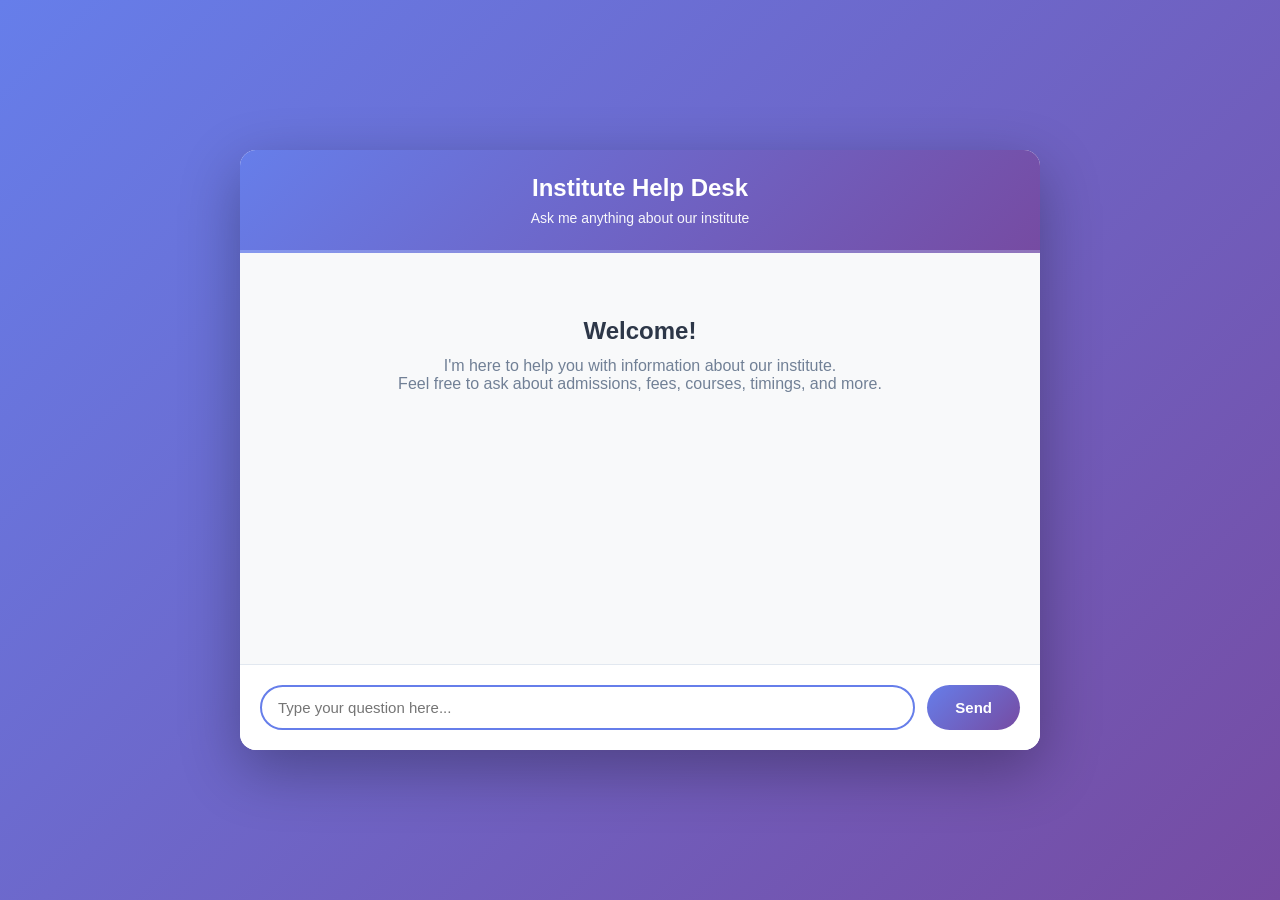
<file: Hackoweek /hackoweek jan/FAQ Retrieval with TF‑IDF/index.html>
<!DOCTYPE html>
<html lang="en">
<head>
    <meta charset="UTF-8">
    <meta name="viewport" content="width=device-width, initial-scale=1.0">
    <title>Institute Help Desk</title>
    <style>
        * {
            margin: 0;
            padding: 0;
            box-sizing: border-box;
        }

        body {
            font-family: -apple-system, BlinkMacSystemFont, 'Segoe UI', Roboto, Oxygen, Ubuntu, Cantarell, sans-serif;
            background: linear-gradient(135deg, #667eea 0%, #764ba2 100%);
            min-height: 100vh;
            display: flex;
            justify-content: center;
            align-items: center;
            padding: 20px;
        }

        .container {
            background: white;
            border-radius: 16px;
            box-shadow: 0 20px 60px rgba(0, 0, 0, 0.3);
            width: 100%;
            max-width: 800px;
            height: 600px;
            display: flex;
            flex-direction: column;
            overflow: hidden;
        }

        .header {
            background: linear-gradient(135deg, #667eea 0%, #764ba2 100%);
            color: white;
            padding: 24px;
            text-align: center;
            border-bottom: 3px solid rgba(255, 255, 255, 0.2);
        }

        .header h1 {
            font-size: 24px;
            font-weight: 600;
            margin-bottom: 8px;
        }

        .header p {
            font-size: 14px;
            opacity: 0.95;
        }

        .chat-area {
            flex: 1;
            padding: 24px;
            overflow-y: auto;
            background: #f8f9fa;
        }

        .chat-area::-webkit-scrollbar {
            width: 8px;
        }

        .chat-area::-webkit-scrollbar-track {
            background: #e9ecef;
        }

        .chat-area::-webkit-scrollbar-thumb {
            background: #667eea;
            border-radius: 4px;
        }

        .message {
            margin-bottom: 16px;
            display: flex;
            animation: fadeIn 0.3s ease-in;
        }

        @keyframes fadeIn {
            from {
                opacity: 0;
                transform: translateY(10px);
            }
            to {
                opacity: 1;
                transform: translateY(0);
            }
        }

        .message.user {
            justify-content: flex-end;
        }

        .message.bot {
            justify-content: flex-start;
        }

        .message-bubble {
            max-width: 70%;
            padding: 12px 16px;
            border-radius: 12px;
            word-wrap: break-word;
            line-height: 1.5;
        }

        .message.user .message-bubble {
            background: linear-gradient(135deg, #667eea 0%, #764ba2 100%);
            color: white;
            border-bottom-right-radius: 4px;
        }

        .message.bot .message-bubble {
            background: white;
            color: #2d3748;
            border: 1px solid #e2e8f0;
            border-bottom-left-radius: 4px;
            box-shadow: 0 2px 4px rgba(0, 0, 0, 0.05);
        }

        .input-area {
            padding: 20px;
            background: white;
            border-top: 1px solid #e2e8f0;
            display: flex;
            gap: 12px;
        }

        #userInput {
            flex: 1;
            padding: 12px 16px;
            border: 2px solid #e2e8f0;
            border-radius: 24px;
            font-size: 15px;
            outline: none;
            transition: border-color 0.2s;
        }

        #userInput:focus {
            border-color: #667eea;
        }

        #sendBtn {
            padding: 12px 28px;
            background: linear-gradient(135deg, #667eea 0%, #764ba2 100%);
            color: white;
            border: none;
            border-radius: 24px;
            font-size: 15px;
            font-weight: 600;
            cursor: pointer;
            transition: transform 0.2s, box-shadow 0.2s;
        }

        #sendBtn:hover {
            transform: translateY(-2px);
            box-shadow: 0 4px 12px rgba(102, 126, 234, 0.4);
        }

        #sendBtn:active {
            transform: translateY(0);
        }

        .welcome-message {
            text-align: center;
            color: #718096;
            padding: 40px 20px;
        }

        .welcome-message h2 {
            color: #2d3748;
            margin-bottom: 12px;
        }

        .similarity-badge {
            display: inline-block;
            font-size: 11px;
            color: #667eea;
            margin-top: 4px;
            opacity: 0.7;
        }
    </style>
</head>
<body>
    <div class="container">
        <div class="header">
            <h1>Institute Help Desk</h1>
            <p>Ask me anything about our institute</p>
        </div>

        <div class="chat-area" id="chatArea">
            <div class="welcome-message">
                <h2>Welcome!</h2>
                <p>I'm here to help you with information about our institute.<br>
                Feel free to ask about admissions, fees, courses, timings, and more.</p>
            </div>
        </div>

        <div class="input-area">
            <input
                type="text"
                id="userInput"
                placeholder="Type your question here..."
                onkeypress="handleKeyPress(event)"
            >
            <button id="sendBtn" onclick="sendMessage()">Send</button>
        </div>
    </div>

    <script>
        // FAQ Database - Educational Institute FAQs
        const faqDatabase = [
            {
                question: "What are the institute timings?",
                answer: "The institute operates from 9:00 AM to 5:00 PM, Monday through Friday. Saturday sessions run from 9:00 AM to 1:00 PM."
            },
            {
                question: "How can I apply for admission?",
                answer: "You can apply for admission by visiting our admissions office or through our online portal. You'll need to submit your 12th mark sheet, entrance exam score, ID proof, and fill out the application form. Deadline is typically in May each year."
            },
            {
                question: "What is the fee structure?",
                answer: "The fee structure varies by program. Undergraduate programs range from ₹2,00,000 to ₹4,00,000 per semester, while postgraduate programs range from ₹3,00,000 to ₹6,00,000 per semester. Scholarships and EMI options are available."
            },
            {
                question: "What courses are offered?",
                answer: "We offer programs in Computer Science, Engineering, Business Administration, Commerce, Arts, Sciences, and Healthcare. Each department offers both undergraduate and postgraduate degrees including BTech, B.Sc, MBA, and M.Tech."
            },
            {
                question: "Is hostel facility available?",
                answer: "Yes, we have separate hostel facilities for male and female students with modern amenities including high-speed Wi-Fi, mess facility, laundry service, gym, and 24/7 security. Hostel fee is ₹80,000-₹1,20,000 per semester."
            },
            {
                question: "What are the scholarship opportunities?",
                answer: "We offer merit-based scholarships (25%-100% tuition coverage), need-based financial aid, and sports scholarships. SC/ST students get additional benefits as per government norms. Applications are reviewed during admission."
            },
            {
                question: "How is the placement record?",
                answer: "Our placement rate is 94% with average packages ranging from ₹4.5 LPA to ₹18 LPA. Top recruiters include Infosys, TCS, Wipro, Accenture, Amazon, Goldman Sachs, and leading consulting firms."
            },
            {
                question: "What is the library timing?",
                answer: "The central library is open from 8:00 AM to 10:00 PM on weekdays and 9:00 AM to 6:00 PM on weekends. It houses over 2,00,000 books and digital resources including e-journals and online databases."
            },
            {
                question: "Are there any extracurricular activities?",
                answer: "Yes, we have over 60 student clubs including technical, cultural, sports, and social service clubs. Annual events include TechFest, cultural festivals, sports tournaments, and entrepreneurship competitions."
            },
            {
                question: "What is the eligibility criteria for admission?",
                answer: "For BTech, you need 12th pass with Physics, Chemistry, and Maths with minimum 60% marks. For graduation programs, you need relevant bachelor's degree with 55% marks. JEE Main/Advanced scores required for BTech."
            },
            {
                question: "Is there an entrance exam?",
                answer: "Yes, admission to BTech requires JEE Main score. For MBA, you need CAT/MAT/XAT score. For M.Tech, GATE score is required. Dates and registration details are available on our website."
            },
            {
                question: "What facilities are available on campus?",
                answer: "Our campus features modern classrooms, AI/ML labs, robotics lab, 500+ computers lab, sports complex with badminton/volleyball courts, swimming pool, cafeteria, medical center, auditorium, and recreational areas."
            },
            {
                question: "Can I get a campus tour?",
                answer: "Absolutely! Campus tours are available Monday through Friday at 10:00 AM and 2:00 PM. Please register at the admissions office or book online on our website."
            },
            {
                question: "What is the student-teacher ratio?",
                answer: "We maintain a healthy student-teacher ratio of 12:1, ensuring personalized attention and quality interaction between faculty and students during lab sessions and tutorials."
            },
            {
                question: "How do I contact the administration?",
                answer: "You can reach us via phone at 011-4567-8900, email at admissions@institute.edu, or visit the admissions office during business hours. We respond to emails within 24 hours."
            },
            {
                question: "What about internship opportunities?",
                answer: "We have partnerships with over 200 companies providing internship opportunities. Most students complete 2-3 internships during their course. Internship allowance ranges from ₹15,000 to ₹50,000 per month."
            },
            {
                question: "Is there a mess facility in the hostel?",
                answer: "Yes, we have a well-maintained mess facility serving vegetarian, non-vegetarian, and diet-specific meals. Monthly mess fee is approximately ₹4,500-₹5,500. Mess menu is planned by dietitians."
            },
            {
                question: "Can day scholars get meal plans?",
                answer: "Yes, day scholars can opt for meal plans at our cafeteria. Monthly passes cost ₹2,500 (15 meals) or ₹4,500 (30 meals). We also have a à la carte menu with prices starting from ₹50."
            },
            {
                question: "What are the cut-off marks for admission?",
                answer: "JEE cut-offs vary yearly based on difficulty and number of applicants. Last year's cut-offs ranged from 92-98 percentile for BTech. For postgraduates, GATE cut-offs are around 60-70. Contact admissions for exact current cut-offs."
            },
            {
                question: "What is the course duration?",
                answer: "BTech programs are 4 years (8 semesters), B.Sc is 3 years (6 semesters), MBA is 2 years (4 semesters), and M.Tech is 2 years (4 semesters). Summer internships are conducted between semesters."
            },
            {
                question: "Are there exchange programs available?",
                answer: "Yes, we have partnerships with universities in USA, UK, Germany, and Canada for student exchange programs. Students can spend a semester abroad during their 3rd or 4th year. Financial support is available."
            },
            {
                question: "What about scholarships for girls?",
                answer: "We offer dedicated scholarships for girl students covering 50%-100% of fees. Additional incentives include hostel fee waivers and mentorship programs. Applications are open year-round."
            },
            {
                question: "How are exams conducted and what is the evaluation pattern?",
                answer: "Continuous evaluation includes assignments (20%), internal exams (30%), and end semester exam (50%). Exams are conducted every 6 months. Grading is on CGPA scale of 10. Results are published within 10 days."
            },
            {
                question: "What is the hostel allocation process?",
                answer: "Hostel allocation is based on merit, availability, and preference. Allotment usually happens in August. You can choose preference online. Single, double, and triple sharing rooms are available."
            },
            {
                question: "Can I change my course after admission?",
                answer: "Course change is allowed only during the first semester based on availability and CGPA cutoffs. There's no additional fee for change. Request must be submitted to the academic office within 2 weeks of admission."
            }
        ];

        // English stopwords for removal
        const stopwords = new Set([
            'a', 'an', 'and', 'are', 'as', 'at', 'be', 'by', 'for', 'from',
            'has', 'he', 'in', 'is', 'it', 'its', 'of', 'on', 'that', 'the',
            'to', 'was', 'will', 'with', 'i', 'my', 'me', 'we', 'you', 'what',
            'when', 'where', 'who', 'how', 'can', 'do', 'does', 'am', 'your',
            'there', 'their', 'this', 'these', 'those'
        ]);

        // Text normalization rules (plural to singular, etc.)
        const normalizationRules = {
            'fees': 'fee',
            'timings': 'timing',
            'courses': 'course',
            'facilities': 'facility',
            'activities': 'activity',
            'opportunities': 'opportunity',
            'scholarships': 'scholarship',
            'exams': 'exam',
            'students': 'student',
            'teachers': 'teacher',
            'programs': 'program',
            'classes': 'class',
            'books': 'book'
        };

        /**
         * TEXT PREPROCESSING PIPELINE
         * Converts text to normalized tokens
         */
        function preprocessText(text) {
            // Step 1: Convert to lowercase
            text = text.toLowerCase();

            // Step 2: Remove punctuation (keep only alphanumeric and spaces)
            text = text.replace(/[^\w\s]/g, ' ');

            // Step 3: Tokenize into words
            let tokens = text.split(/\s+/).filter(token => token.length > 0);

            // Step 4: Remove stopwords
            tokens = tokens.filter(token => !stopwords.has(token));

            // Step 5: Apply normalization (plural to singular, etc.)
            tokens = tokens.map(token => normalizationRules[token] || token);

            return tokens;
        }

        /**
         * Create vocabulary from all documents
         * Returns a Set of unique terms
         */
        function createVocabulary(documents) {
            const vocab = new Set();
            documents.forEach(doc => {
                const tokens = preprocessText(doc);
                tokens.forEach(token => vocab.add(token));
            });
            return vocab;
        }

        /**
         * Calculate Term Frequency (TF)
         * TF(t, d) = (Number of times term t appears in document d) / (Total number of terms in document d)
         */
        function calculateTF(tokens) {
            const tf = {};
            const totalTokens = tokens.length;

            tokens.forEach(token => {
                tf[token] = (tf[token] || 0) + 1;
            });

            // Normalize by total tokens
            for (let token in tf) {
                tf[token] = tf[token] / totalTokens;
            }

            return tf;
        }

        /**
         * Calculate Inverse Document Frequency (IDF)
         * IDF(t, D) = log(Total number of documents / Number of documents containing term t)
         */
        function calculateIDF(documents) {
            const idf = {};
            const totalDocs = documents.length;
            const vocabulary = createVocabulary(documents);

            vocabulary.forEach(term => {
                let docCount = 0;

                documents.forEach(doc => {
                    const tokens = preprocessText(doc);
                    if (tokens.includes(term)) {
                        docCount++;
                    }
                });

                // Add 1 to avoid division by zero
                idf[term] = Math.log(totalDocs / (docCount + 1));
            });

            return idf;
        }

        /**
         * Generate TF-IDF vector for a document
         * TF-IDF(t, d, D) = TF(t, d) × IDF(t, D)
         */
        function generateTFIDFVector(tokens, idf, vocabulary) {
            const tf = calculateTF(tokens);
            const tfidfVector = {};

            vocabulary.forEach(term => {
                if (tf[term]) {
                    tfidfVector[term] = tf[term] * (idf[term] || 0);
                } else {
                    tfidfVector[term] = 0;
                }
            });

            return tfidfVector;
        }

        /**
         * Calculate Cosine Similarity between two vectors
         * cosine_similarity(A, B) = (A · B) / (||A|| × ||B||)
         */
        function cosineSimilarity(vec1, vec2) {
            let dotProduct = 0;
            let magnitude1 = 0;
            let magnitude2 = 0;

            // Get all unique keys from both vectors
            const allKeys = new Set([...Object.keys(vec1), ...Object.keys(vec2)]);

            allKeys.forEach(key => {
                const val1 = vec1[key] || 0;
                const val2 = vec2[key] || 0;

                dotProduct += val1 * val2;
                magnitude1 += val1 * val1;
                magnitude2 += val2 * val2;
            });

            magnitude1 = Math.sqrt(magnitude1);
            magnitude2 = Math.sqrt(magnitude2);

            if (magnitude1 === 0 || magnitude2 === 0) {
                return 0;
            }

            return dotProduct / (magnitude1 * magnitude2);
        }

        /**
         * MAIN CHATBOT LOGIC
         * Find most similar FAQ using TF-IDF and cosine similarity
         */
        function findAnswer(userQuery) {
            const SIMILARITY_THRESHOLD = 0.2;

            // Preprocess user query
            const queryTokens = preprocessText(userQuery);

            // Get all FAQ questions
            const allQuestions = faqDatabase.map(faq => faq.question);

            // Create vocabulary from all questions + user query
            const vocabulary = createVocabulary([...allQuestions, userQuery]);

            // Calculate IDF for the entire corpus
            const idf = calculateIDF([...allQuestions, userQuery]);

            // Generate TF-IDF vector for user query
            const queryVector = generateTFIDFVector(queryTokens, idf, vocabulary);

            // Calculate similarity with each FAQ question
            let maxSimilarity = 0;
            let bestMatch = null;

            faqDatabase.forEach(faq => {
                const faqTokens = preprocessText(faq.question);
                const faqVector = generateTFIDFVector(faqTokens, idf, vocabulary);

                const similarity = cosineSimilarity(queryVector, faqVector);

                if (similarity > maxSimilarity) {
                    maxSimilarity = similarity;
                    bestMatch = faq;
                }
            });

            // Check if similarity meets threshold
            if (maxSimilarity < SIMILARITY_THRESHOLD) {
                return {
                    answer: "Sorry, I couldn't find a relevant answer to your question. Please try rephrasing or contact our administration at info@institute.edu for more help.",
                    similarity: maxSimilarity
                };
            }

            return {
                answer: bestMatch.answer,
                similarity: maxSimilarity
            };
        }

        /**
         * UI FUNCTIONS
         */
        function addMessage(text, type) {
            const chatArea = document.getElementById('chatArea');

            // Remove welcome message if exists
            const welcomeMsg = chatArea.querySelector('.welcome-message');
            if (welcomeMsg) {
                welcomeMsg.remove();
            }

            const messageDiv = document.createElement('div');
            messageDiv.className = `message ${type}`;

            const bubbleDiv = document.createElement('div');
            bubbleDiv.className = 'message-bubble';
            bubbleDiv.textContent = text;

            messageDiv.appendChild(bubbleDiv);
            chatArea.appendChild(messageDiv);

            // Auto-scroll to bottom
            chatArea.scrollTop = chatArea.scrollHeight;
        }

        function sendMessage() {
            const input = document.getElementById('userInput');
            const userQuery = input.value.trim();

            if (!userQuery) return;

            // Display user message
            addMessage(userQuery, 'user');

            // Clear input
            input.value = '';

            // Get bot response using TF-IDF
            const result = findAnswer(userQuery);

            // Display bot response after a short delay (natural feel)
            setTimeout(() => {
                addMessage(result.answer, 'bot');
            }, 300);
        }

        function handleKeyPress(event) {
            if (event.key === 'Enter') {
                sendMessage();
            }
        }

        // Focus on input when page loads
        window.onload = function() {
            document.getElementById('userInput').focus();
        };
    </script>
</body>
</html>
</file>
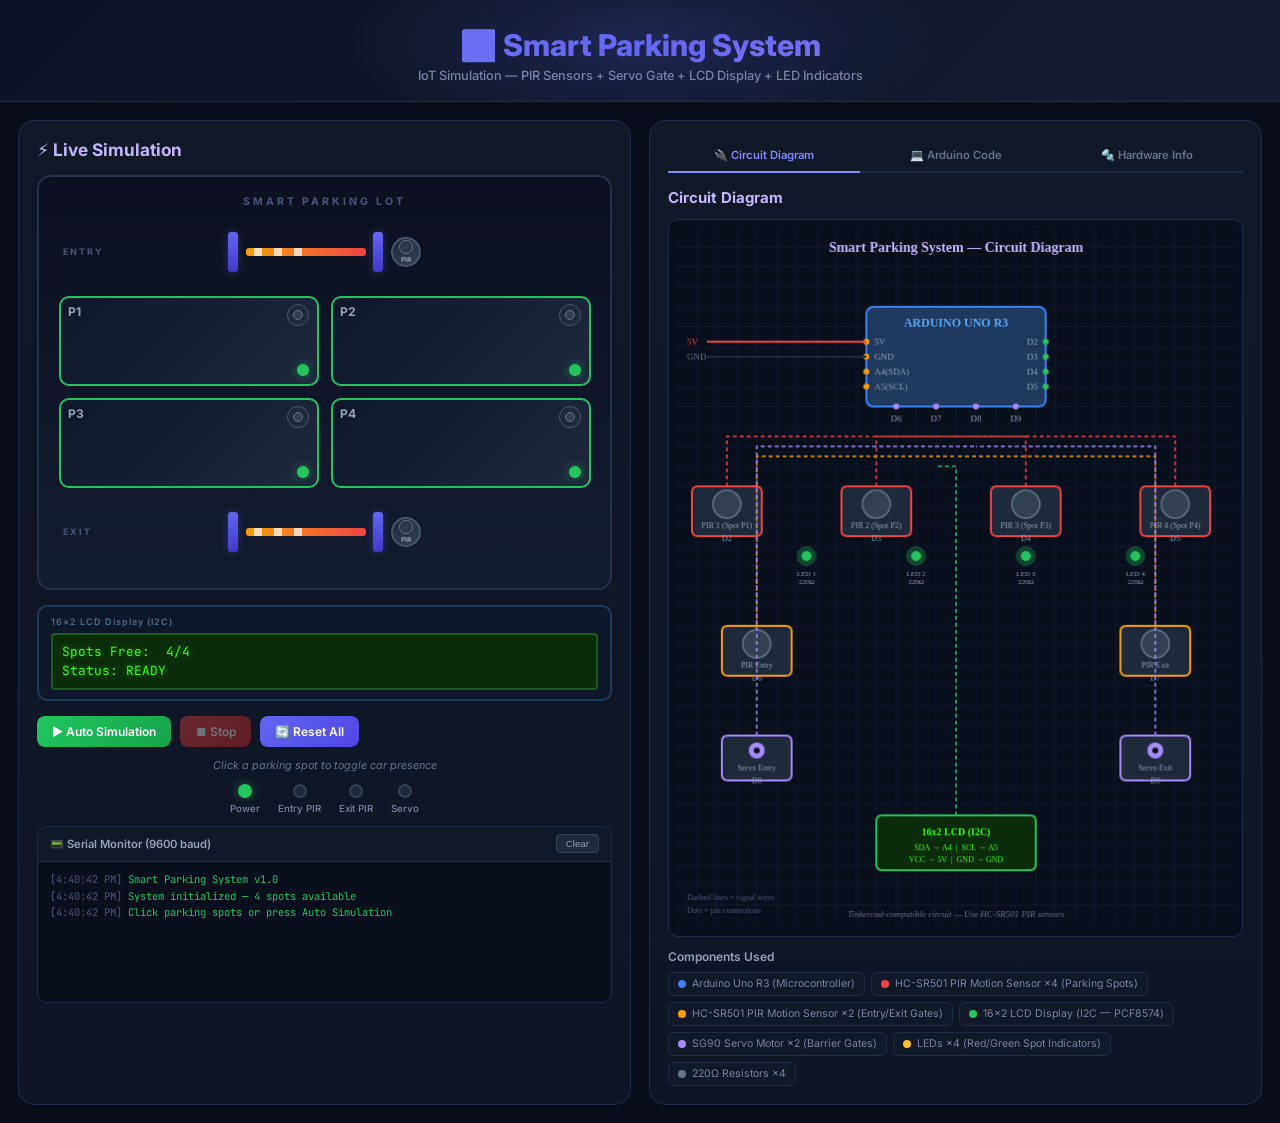
<file: Hackoweek /hackoweek march/march final/index.html>
<!DOCTYPE html>
<html lang="en">
<head>
  <meta charset="UTF-8">
  <meta name="viewport" content="width=device-width, initial-scale=1.0">
  <title>Smart Parking System — IoT Simulation</title>
  <meta name="description" content="Interactive Smart Parking System simulation using PIR sensors, servo barrier gate, LED indicators, and LCD display. Simulated for Tinkercad.">
  <link rel="stylesheet" href="style.css">
  <link href="https://fonts.googleapis.com/css2?family=Inter:wght@400;500;600;700;800&family=JetBrains+Mono:wght@400;500&display=swap" rel="stylesheet">
</head>
<body>
<header>
  <div class="header-glow"></div>
  <h1>🅿️ Smart Parking System</h1>
  <p class="subtitle">IoT Simulation — PIR Sensors + Servo Gate + LCD Display + LED Indicators</p>
</header>

<main>
  <!-- LEFT: Simulation Panel -->
  <section id="sim-panel" class="panel">
    <h2>⚡ Live Simulation</h2>

    <!-- Parking Lot Visualization -->
    <div class="parking-lot" id="parkingLot">
      <div class="lot-label">SMART PARKING LOT</div>

      <!-- Entry Gate -->
      <div class="gate-area entry-gate">
        <div class="gate-label">ENTRY</div>
        <div class="gate-post"></div>
        <div class="gate-arm" id="entryArm">
          <div class="arm-stripe"></div>
          <div class="arm-stripe"></div>
          <div class="arm-stripe"></div>
        </div>
        <div class="gate-post"></div>
        <div class="pir-entry" id="pirEntry">
          <div class="pir-lens" id="pirEntryLens"></div>
          <div class="pir-label">PIR</div>
        </div>
      </div>

      <!-- Parking Spots -->
      <div class="spots-grid">
        <div class="parking-spot" id="spot1" data-spot="1">
          <div class="spot-number">P1</div>
          <div class="spot-pir" id="pirSpot1"><div class="pir-mini-lens"></div></div>
          <div class="spot-led" id="ledSpot1"></div>
          <div class="car-silhouette" id="car1"></div>
        </div>
        <div class="parking-spot" id="spot2" data-spot="2">
          <div class="spot-number">P2</div>
          <div class="spot-pir" id="pirSpot2"><div class="pir-mini-lens"></div></div>
          <div class="spot-led" id="ledSpot2"></div>
          <div class="car-silhouette" id="car2"></div>
        </div>
        <div class="parking-spot" id="spot3" data-spot="3">
          <div class="spot-number">P3</div>
          <div class="spot-pir" id="pirSpot3"><div class="pir-mini-lens"></div></div>
          <div class="spot-led" id="ledSpot3"></div>
          <div class="car-silhouette" id="car3"></div>
        </div>
        <div class="parking-spot" id="spot4" data-spot="4">
          <div class="spot-number">P4</div>
          <div class="spot-pir" id="pirSpot4"><div class="pir-mini-lens"></div></div>
          <div class="spot-led" id="ledSpot4"></div>
          <div class="car-silhouette" id="car4"></div>
        </div>
      </div>

      <!-- Exit Gate -->
      <div class="gate-area exit-gate">
        <div class="gate-label">EXIT</div>
        <div class="gate-post"></div>
        <div class="gate-arm" id="exitArm">
          <div class="arm-stripe"></div>
          <div class="arm-stripe"></div>
          <div class="arm-stripe"></div>
        </div>
        <div class="gate-post"></div>
        <div class="pir-exit" id="pirExit">
          <div class="pir-lens" id="pirExitLens"></div>
          <div class="pir-label">PIR</div>
        </div>
      </div>

      <!-- Animated Car -->
      <div class="animated-car" id="animatedCar">
        <div class="car-body">
          <div class="car-window"></div>
          <div class="car-wheel car-wheel-front"></div>
          <div class="car-wheel car-wheel-rear"></div>
          <div class="car-headlight"></div>
        </div>
      </div>
    </div>

    <!-- LCD Display -->
    <div class="lcd-section">
      <div class="lcd-frame">
        <div class="lcd-label">16×2 LCD Display (I2C)</div>
        <div class="lcd-screen" id="lcdScreen">
          <div class="lcd-row" id="lcdRow1">Spots Free:  4/4</div>
          <div class="lcd-row" id="lcdRow2">Status: READY   </div>
        </div>
      </div>
    </div>

    <!-- Controls -->
    <div class="controls">
      <button class="ctrl-btn auto-btn" id="autoBtn">▶ Auto Simulation</button>
      <button class="ctrl-btn stop-btn" id="stopBtn" disabled>⏹ Stop</button>
      <button class="ctrl-btn reset-btn" id="resetBtn">🔄 Reset All</button>
    </div>

    <!-- Manual Spot Controls -->
    <div class="manual-controls">
      <p class="manual-label">Click a parking spot to toggle car presence</p>
    </div>

    <!-- Status Indicators -->
    <div class="indicators">
      <div class="indicator">
        <div class="led led-on" id="ledPower"></div>
        <span>Power</span>
      </div>
      <div class="indicator">
        <div class="led" id="ledEntry"></div>
        <span>Entry PIR</span>
      </div>
      <div class="indicator">
        <div class="led" id="ledExit"></div>
        <span>Exit PIR</span>
      </div>
      <div class="indicator">
        <div class="led" id="ledServo"></div>
        <span>Servo</span>
      </div>
    </div>

    <!-- Serial Monitor -->
    <div class="serial-monitor">
      <div class="serial-header">
        <span>📟 Serial Monitor (9600 baud)</span>
        <button id="clearSerial" class="clear-btn">Clear</button>
      </div>
      <div class="serial-output" id="serialOutput"></div>
    </div>
  </section>

  <!-- RIGHT: Circuit & Code Panel -->
  <section id="info-panel" class="panel">
    <div class="tab-bar">
      <button class="tab active" data-tab="circuit" id="tabCircuit">🔌 Circuit Diagram</button>
      <button class="tab" data-tab="code" id="tabCode">💻 Arduino Code</button>
      <button class="tab" data-tab="hardware" id="tabHardware">🔩 Hardware Info</button>
    </div>

    <div class="tab-content" id="circuitTab">
      <h3>Circuit Diagram</h3>
      <div class="circuit-diagram" id="circuitDiagram">
        <canvas id="circuitCanvas" width="560" height="700"></canvas>
      </div>
      <div class="component-list">
        <h4>Components Used</h4>
        <ul>
          <li><span class="comp-dot blue"></span> Arduino Uno R3 (Microcontroller)</li>
          <li><span class="comp-dot red"></span> HC-SR501 PIR Motion Sensor ×4 (Parking Spots)</li>
          <li><span class="comp-dot orange"></span> HC-SR501 PIR Motion Sensor ×2 (Entry/Exit Gates)</li>
          <li><span class="comp-dot green"></span> 16×2 LCD Display (I2C — PCF8574)</li>
          <li><span class="comp-dot purple"></span> SG90 Servo Motor ×2 (Barrier Gates)</li>
          <li><span class="comp-dot yellow"></span> LEDs ×4 (Red/Green Spot Indicators)</li>
          <li><span class="comp-dot gray"></span> 220Ω Resistors ×4</li>
        </ul>
      </div>
    </div>

    <div class="tab-content hidden" id="codeTab">
      <h3>Arduino Code</h3>
      <div class="code-actions">
        <button id="copyCode" class="copy-btn">📋 Copy Code</button>
      </div>
      <pre class="code-block"><code id="arduinoCode"></code></pre>
    </div>

    <div class="tab-content hidden" id="hardwareTab">
      <h3>Hardware Components</h3>
      <div class="hw-cards" id="hwCards"></div>
    </div>
  </section>
</main>

<script src="app.js"></script>
</body>
</html>
</file>
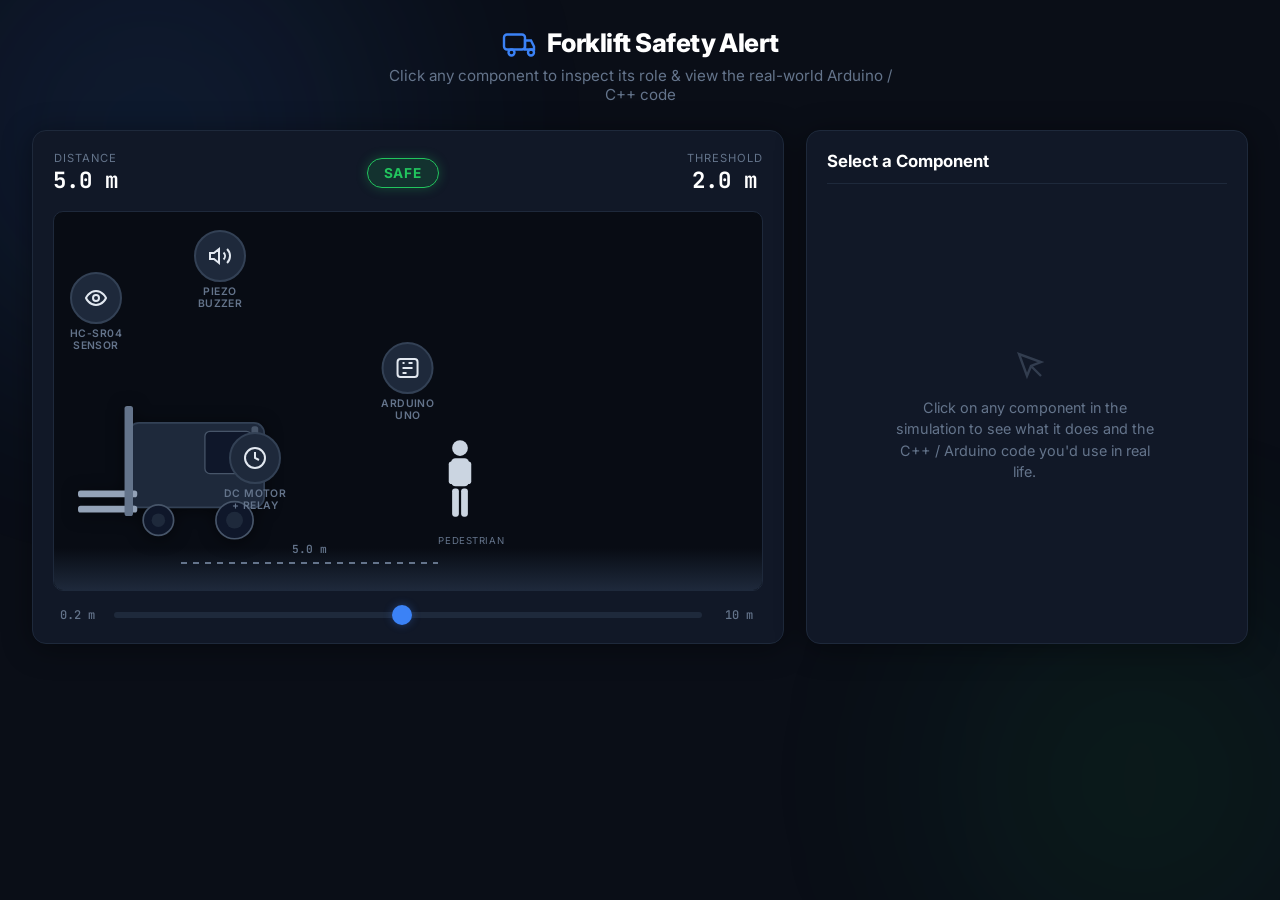
<file: Hackoweek /hackoweek march/march p2/index.html>
<!DOCTYPE html>
<html lang="en">
<head>
  <meta charset="UTF-8" />
  <meta name="viewport" content="width=device-width, initial-scale=1.0" />
  <title>Forklift Safety Alert – IoT Simulator</title>
  <meta name="description" content="Interactive IoT simulation: ultrasonic pedestrian detection on a forklift with buzzer alarm and motor cutoff." />
  <link rel="preconnect" href="https://fonts.googleapis.com" />
  <link rel="preconnect" href="https://fonts.gstatic.com" crossorigin />
  <link href="https://fonts.googleapis.com/css2?family=Inter:wght@400;500;600;700;800&family=JetBrains+Mono:wght@400;500&display=swap" rel="stylesheet" />
  <link rel="stylesheet" href="style.css" />
</head>
<body>

  <!-- Ambient glow blobs -->
  <div class="glow glow-1"></div>
  <div class="glow glow-2"></div>

  <div class="app">

    <!-- ───────── Header ───────── -->
    <header class="header">
      <div class="logo">
        <svg width="36" height="36" viewBox="0 0 24 24" fill="none" stroke="currentColor" stroke-width="1.6"><rect x="2" y="7" width="14" height="10" rx="2"/><path d="M16 11h4l2 4v2h-6V11z"/><circle cx="7" cy="19" r="2"/><circle cx="20" cy="19" r="2"/></svg>
        <span>Forklift Safety Alert</span>
      </div>
      <p class="subtitle">Click any component to inspect its role &amp; view the real-world Arduino / C++ code</p>
    </header>

    <!-- ───────── Main Grid ───────── -->
    <main class="grid">

      <!-- LEFT: Simulation Canvas -->
      <section class="card sim-card">

        <!-- Status Bar -->
        <div class="sim-status-bar">
          <div class="distance-readout">
            <span class="label">Distance</span>
            <span class="value" id="distReadout">5.0 m</span>
          </div>
          <div id="statusChip" class="chip chip--safe">SAFE</div>
          <div class="distance-readout">
            <span class="label">Threshold</span>
            <span class="value">2.0 m</span>
          </div>
        </div>

        <!-- Canvas -->
        <div class="canvas" id="simCanvas">

          <!-- Floor -->
          <div class="floor"></div>

          <!-- Forklift SVG -->
          <div class="forklift" id="comp-forklift">
            <svg id="forkliftSvg" viewBox="0 0 260 200" fill="none" xmlns="http://www.w3.org/2000/svg">
              <!-- body -->
              <rect x="60" y="40" width="160" height="100" rx="12" fill="#1e293b" stroke="#334155" stroke-width="2"/>
              <!-- cabin window -->
              <rect x="150" y="50" width="55" height="50" rx="6" fill="#0f172a" stroke="#475569" stroke-width="1.5"/>
              <!-- forks -->
              <rect x="0" y="120" width="70" height="8" rx="3" fill="#94a3b8"/>
              <rect x="0" y="138" width="70" height="8" rx="3" fill="#94a3b8"/>
              <!-- mast -->
              <rect x="55" y="20" width="10" height="130" rx="3" fill="#64748b"/>
              <!-- rear wheel -->
              <circle cx="185" cy="155" r="22" fill="#0f172a" stroke="#475569" stroke-width="2"/>
              <circle cx="185" cy="155" r="10" fill="#1e293b"/>
              <!-- front wheel -->
              <circle cx="95" cy="155" r="18" fill="#0f172a" stroke="#475569" stroke-width="2"/>
              <circle cx="95" cy="155" r="8" fill="#1e293b"/>
              <!-- exhaust -->
              <rect x="205" y="44" width="8" height="20" rx="3" fill="#475569"/>
            </svg>
          </div>

          <!-- Sensor on forklift (clickable) -->
          <div class="comp-node sensor-node" id="comp-sensor" data-component="sensor">
            <div class="pulse-ring"></div>
            <div class="node-icon">
              <svg viewBox="0 0 24 24" fill="none" stroke="currentColor" stroke-width="2"><path d="M2 12s3-7 10-7 10 7 10 7-3 7-10 7S2 12 2 12z"/><circle cx="12" cy="12" r="3"/></svg>
            </div>
            <span class="node-label">HC-SR04<br/>Sensor</span>
          </div>

          <!-- Motor on forklift (clickable) -->
          <div class="comp-node motor-node" id="comp-motor" data-component="motor">
            <div class="node-icon motor-spin">
              <svg viewBox="0 0 24 24" fill="none" stroke="currentColor" stroke-width="2"><circle cx="12" cy="12" r="10"/><path d="M12 6v6l4 2"/></svg>
            </div>
            <span class="node-label">DC Motor<br/>+ Relay</span>
          </div>

          <!-- Buzzer on forklift (clickable) -->
          <div class="comp-node buzzer-node" id="comp-buzzer" data-component="buzzer">
            <div class="node-icon">
              <svg viewBox="0 0 24 24" fill="none" stroke="currentColor" stroke-width="2"><path d="M11 5L6 9H2v6h4l5 4V5z"/><path d="M19.07 4.93a10 10 0 010 14.14"/><path d="M15.54 8.46a5 5 0 010 7.07"/></svg>
            </div>
            <span class="node-label">Piezo<br/>Buzzer</span>
          </div>

          <!-- Arduino Board (clickable) -->
          <div class="comp-node board-node" id="comp-board" data-component="board">
            <div class="node-icon">
              <svg viewBox="0 0 24 24" fill="none" stroke="currentColor" stroke-width="2"><rect x="2" y="3" width="20" height="18" rx="3"/><path d="M7 7h2m4 0h4M7 12h10M7 17h4"/></svg>
            </div>
            <span class="node-label">Arduino<br/>UNO</span>
          </div>

          <!-- Ultrasonic waves -->
          <div class="wave-container" id="waveContainer">
            <div class="wave w1"></div>
            <div class="wave w2"></div>
            <div class="wave w3"></div>
          </div>

          <!-- Pedestrian -->
          <div class="pedestrian" id="pedestrian">
            <svg viewBox="0 0 64 160" fill="currentColor">
              <circle cx="32" cy="16" r="14"/>
              <rect x="16" y="34" width="32" height="50" rx="8"/>
              <rect x="12" y="40" width="12" height="40" rx="5"/>
              <rect x="40" y="40" width="12" height="40" rx="5"/>
              <rect x="18" y="88" width="12" height="50" rx="5"/>
              <rect x="34" y="88" width="12" height="50" rx="5"/>
            </svg>
            <span class="ped-label">Pedestrian</span>
          </div>

          <!-- Distance arrow -->
          <div class="dist-arrow" id="distArrow">
            <div class="arrow-line"></div>
            <span class="arrow-label" id="arrowLabel">5.0 m</span>
          </div>
        </div>

        <!-- Slider -->
        <div class="slider-row">
          <span class="slider-label">0.2 m</span>
          <input type="range" id="distSlider" min="0.2" max="10" step="0.1" value="5" />
          <span class="slider-label">10 m</span>
        </div>
      </section>

      <!-- RIGHT: Info / Code Panel -->
      <aside class="card code-card" id="codeCard">
        <div class="code-header">
          <h2 id="infoTitle">Select a Component</h2>
          <button class="copy-btn" id="copyBtn" title="Copy code" style="display:none;">
            <svg width="18" height="18" viewBox="0 0 24 24" fill="none" stroke="currentColor" stroke-width="2"><rect x="9" y="9" width="13" height="13" rx="2"/><path d="M5 15H4a2 2 0 01-2-2V4a2 2 0 012-2h9a2 2 0 012 2v1"/></svg>
            <span>Copy</span>
          </button>
        </div>
        <div class="info-body" id="infoBody">
          <div class="placeholder-msg">
            <svg width="48" height="48" viewBox="0 0 24 24" fill="none" stroke="currentColor" stroke-width="1.2" opacity=".4"><path d="M15 15l-2 5L9 9l11 4-5 2zm0 0l5 5"/></svg>
            <p>Click on any component in the simulation to see what it does and the C++ / Arduino code you'd use in real life.</p>
          </div>
        </div>
      </aside>

    </main>
  </div>

  <script src="script.js"></script>
</body>
</html>
</file>
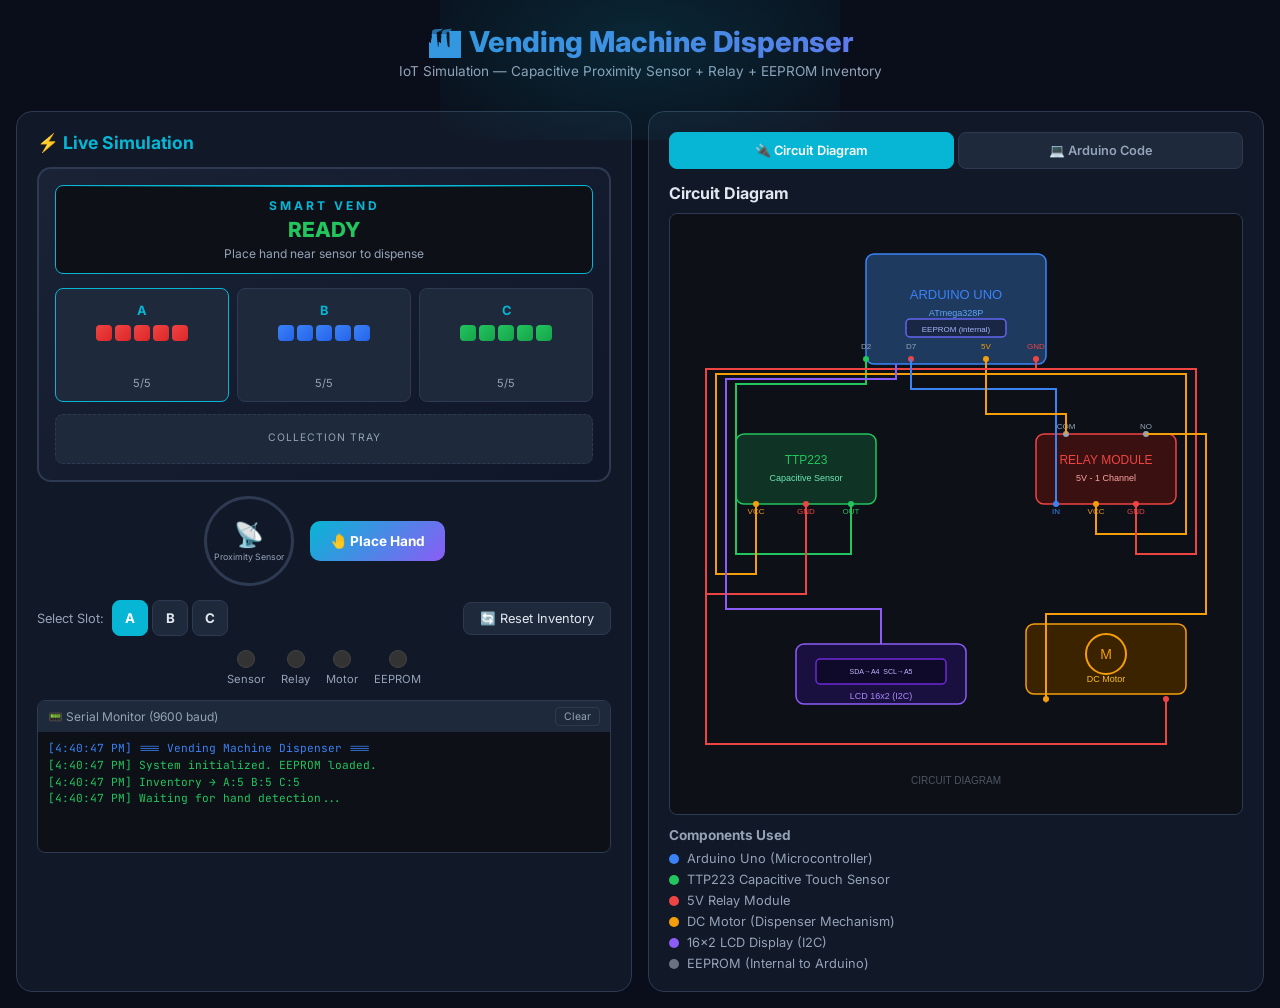
<file: Hackoweek /hackoweek march/march p3/index.html>
<!DOCTYPE html>
<html lang="en">
<head>
<meta charset="UTF-8">
<meta name="viewport" content="width=device-width, initial-scale=1.0">
<title>Vending Machine Dispenser - IoT Simulation</title>
<meta name="description" content="Interactive vending machine dispenser simulation with capacitive proximity sensor, relay control, and EEPROM inventory tracking.">
<link rel="stylesheet" href="style.css">
<link href="https://fonts.googleapis.com/css2?family=Inter:wght@400;500;600;700;800&family=JetBrains+Mono:wght@400;500&display=swap" rel="stylesheet">
</head>
<body>
<header>
  <div class="header-glow"></div>
  <h1>🏭 Vending Machine Dispenser</h1>
  <p class="subtitle">IoT Simulation — Capacitive Proximity Sensor + Relay + EEPROM Inventory</p>
</header>

<main>
  <!-- LEFT: Simulation Panel -->
  <section id="sim-panel" class="panel">
    <h2>⚡ Live Simulation</h2>

    <div class="vending-machine" id="vendingMachine">
      <div class="vm-screen">
        <div class="vm-title">SMART VEND</div>
        <div class="vm-status" id="vmStatus">READY</div>
        <div class="vm-msg" id="vmMsg">Place hand near sensor to dispense</div>
      </div>

      <div class="vm-slots">
        <div class="slot" id="slot-A"><span class="slot-label">A</span><div class="slot-items" id="itemsA"></div><span class="slot-count" id="countA">5</span></div>
        <div class="slot" id="slot-B"><span class="slot-label">B</span><div class="slot-items" id="itemsB"></div><span class="slot-count" id="countB">5</span></div>
        <div class="slot" id="slot-C"><span class="slot-label">C</span><div class="slot-items" id="itemsC"></div><span class="slot-count" id="countC">5</span></div>
      </div>

      <div class="vm-dispense-area">
        <div class="dispense-tray" id="dispenseTray">
          <span class="tray-label">COLLECTION TRAY</span>
          <div id="dispensedItem"></div>
        </div>
      </div>
    </div>

    <!-- Sensor Area -->
    <div class="sensor-section">
      <div class="sensor-wrapper">
        <div class="sensor-ring" id="sensorRing">
          <div class="sensor-core" id="sensorCore">
            <span>📡</span>
            <small>Proximity Sensor</small>
          </div>
        </div>
        <button class="hand-btn" id="handBtn" title="Place hand near sensor">
          🤚 Place Hand
        </button>
      </div>
    </div>

    <!-- Controls -->
    <div class="controls">
      <div class="slot-selector">
        <label>Select Slot:</label>
        <div class="slot-btns">
          <button class="slot-sel active" data-slot="A" id="selA">A</button>
          <button class="slot-sel" data-slot="B" id="selB">B</button>
          <button class="slot-sel" data-slot="C" id="selC">C</button>
        </div>
      </div>
      <button class="reset-btn" id="resetBtn">🔄 Reset Inventory</button>
    </div>

    <!-- Status Indicators -->
    <div class="indicators">
      <div class="indicator">
        <div class="led" id="ledSensor"></div>
        <span>Sensor</span>
      </div>
      <div class="indicator">
        <div class="led" id="ledRelay"></div>
        <span>Relay</span>
      </div>
      <div class="indicator">
        <div class="led" id="ledMotor"></div>
        <span>Motor</span>
      </div>
      <div class="indicator">
        <div class="led" id="ledEeprom"></div>
        <span>EEPROM</span>
      </div>
    </div>

    <!-- Serial Monitor -->
    <div class="serial-monitor">
      <div class="serial-header">
        <span>📟 Serial Monitor (9600 baud)</span>
        <button id="clearSerial" class="clear-btn">Clear</button>
      </div>
      <div class="serial-output" id="serialOutput"></div>
    </div>
  </section>

  <!-- RIGHT: Circuit & Code Panel -->
  <section id="info-panel" class="panel">
    <div class="tab-bar">
      <button class="tab active" data-tab="circuit" id="tabCircuit">🔌 Circuit Diagram</button>
      <button class="tab" data-tab="code" id="tabCode">💻 Arduino Code</button>
    </div>

    <div class="tab-content" id="circuitTab">
      <h3>Circuit Diagram</h3>
      <div class="circuit-diagram" id="circuitDiagram">
        <canvas id="circuitCanvas" width="520" height="580"></canvas>
      </div>
      <div class="component-list">
        <h4>Components Used</h4>
        <ul>
          <li><span class="comp-dot blue"></span> Arduino Uno (Microcontroller)</li>
          <li><span class="comp-dot green"></span> TTP223 Capacitive Touch Sensor</li>
          <li><span class="comp-dot red"></span> 5V Relay Module</li>
          <li><span class="comp-dot orange"></span> DC Motor (Dispenser Mechanism)</li>
          <li><span class="comp-dot purple"></span> 16x2 LCD Display (I2C)</li>
          <li><span class="comp-dot gray"></span> EEPROM (Internal to Arduino)</li>
        </ul>
      </div>
    </div>

    <div class="tab-content hidden" id="codeTab">
      <h3>Arduino Code</h3>
      <div class="code-actions">
        <button id="copyCode" class="copy-btn">📋 Copy Code</button>
      </div>
      <pre class="code-block"><code id="arduinoCode"></code></pre>
    </div>
  </section>
</main>

<script src="app.js"></script>
</body>
</html>
</file>
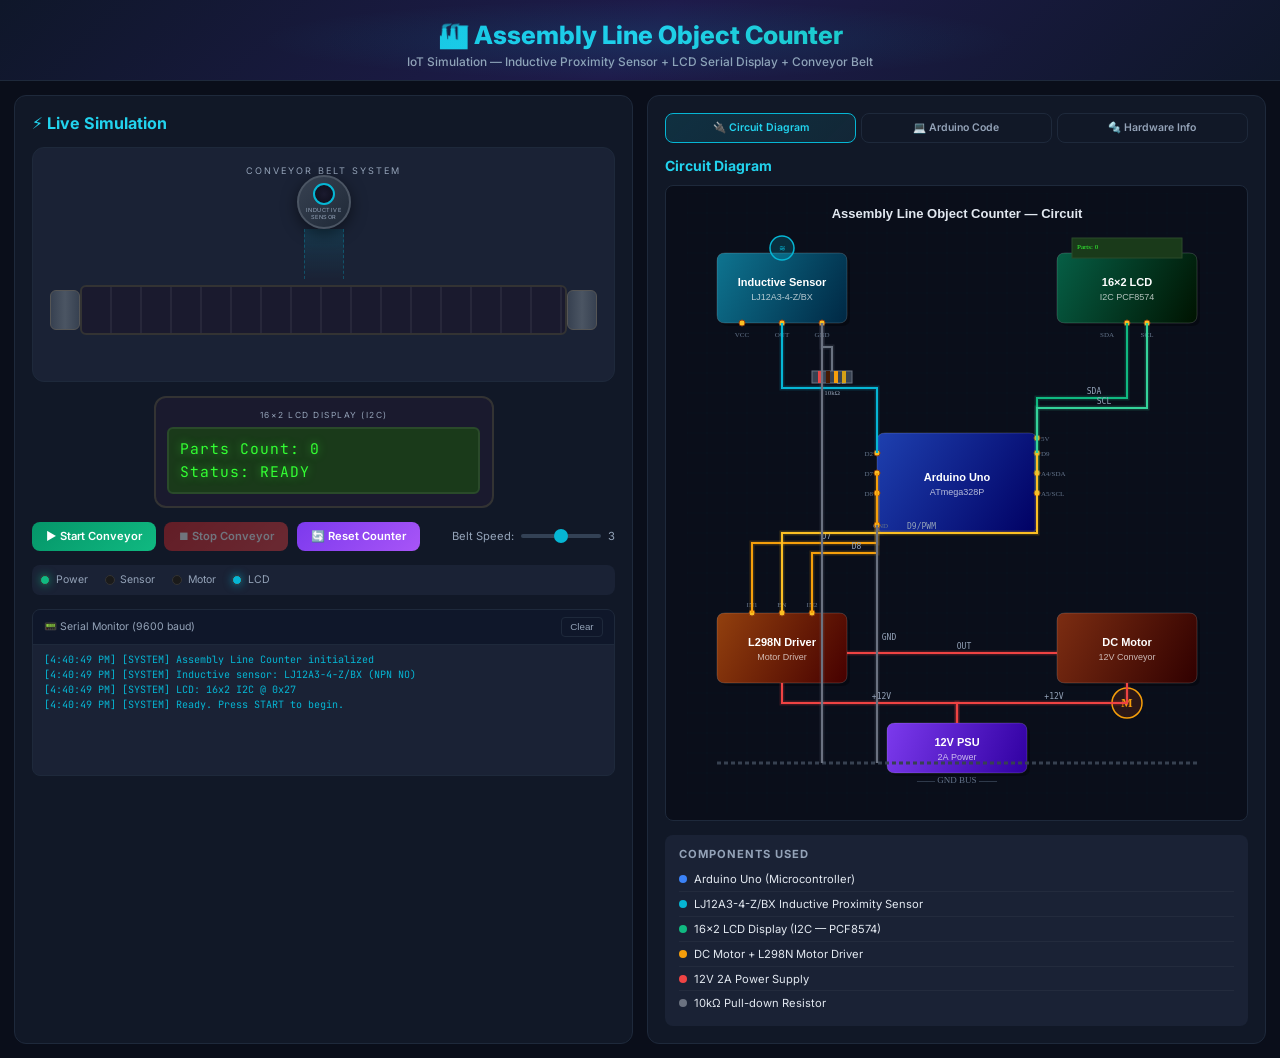
<file: Hackoweek /hackoweek march/march p4/index.html>
<!DOCTYPE html>
<html lang="en">
<head>
<meta charset="UTF-8">
<meta name="viewport" content="width=device-width, initial-scale=1.0">
<title>Assembly Line Object Counter - IoT Simulation</title>
<meta name="description" content="Interactive assembly line simulation with inductive proximity sensor for metal part detection, counter display on LCD, and serial data output.">
<link rel="stylesheet" href="style.css">
<link href="https://fonts.googleapis.com/css2?family=Inter:wght@400;500;600;700;800&family=JetBrains+Mono:wght@400;500&display=swap" rel="stylesheet">
</head>
<body>
<header>
  <div class="header-glow"></div>
  <h1>🏭 Assembly Line Object Counter</h1>
  <p class="subtitle">IoT Simulation — Inductive Proximity Sensor + LCD Serial Display + Conveyor Belt</p>
</header>

<main>
  <!-- LEFT: Simulation Panel -->
  <section id="sim-panel" class="panel">
    <h2>⚡ Live Simulation</h2>

    <!-- Conveyor Belt Area -->
    <div class="conveyor-area" id="conveyorArea">
      <div class="conveyor-frame">
        <div class="conveyor-label-top">CONVEYOR BELT SYSTEM</div>

        <!-- Sensor Mounted Above Belt -->
        <div class="sensor-mount" id="sensorMount">
          <div class="sensor-body" id="sensorBody">
            <div class="sensor-face" id="sensorFace"></div>
            <div class="sensor-label">INDUCTIVE<br>SENSOR</div>
          </div>
          <div class="detection-zone" id="detectionZone"></div>
        </div>

        <!-- The Belt -->
        <div class="belt-container">
          <div class="belt" id="belt">
            <div class="belt-pattern" id="beltPattern"></div>
          </div>
          <div class="roller roller-left"></div>
          <div class="roller roller-right"></div>
        </div>

        <!-- Parts spawn and move here -->
        <div class="parts-track" id="partsTrack"></div>
      </div>
    </div>

    <!-- LCD Display -->
    <div class="lcd-section">
      <div class="lcd-frame">
        <div class="lcd-label">16×2 LCD Display (I2C)</div>
        <div class="lcd-screen" id="lcdScreen">
          <div class="lcd-row" id="lcdRow1">Parts Count:   0</div>
          <div class="lcd-row" id="lcdRow2">Status: READY   </div>
        </div>
      </div>
    </div>

    <!-- Controls -->
    <div class="controls">
      <button class="ctrl-btn start-btn" id="startBtn">▶ Start Conveyor</button>
      <button class="ctrl-btn stop-btn" id="stopBtn" disabled>⏹ Stop Conveyor</button>
      <button class="ctrl-btn reset-btn" id="resetBtn">🔄 Reset Counter</button>
      <div class="speed-control">
        <label>Belt Speed:</label>
        <input type="range" id="speedSlider" min="1" max="5" value="3">
        <span id="speedLabel">3</span>
      </div>
    </div>

    <!-- Status Indicators -->
    <div class="indicators">
      <div class="indicator">
        <div class="led" id="ledPower"></div>
        <span>Power</span>
      </div>
      <div class="indicator">
        <div class="led" id="ledSensor"></div>
        <span>Sensor</span>
      </div>
      <div class="indicator">
        <div class="led" id="ledMotor"></div>
        <span>Motor</span>
      </div>
      <div class="indicator">
        <div class="led" id="ledLCD"></div>
        <span>LCD</span>
      </div>
    </div>

    <!-- Serial Monitor -->
    <div class="serial-monitor">
      <div class="serial-header">
        <span>📟 Serial Monitor (9600 baud)</span>
        <button id="clearSerial" class="clear-btn">Clear</button>
      </div>
      <div class="serial-output" id="serialOutput"></div>
    </div>
  </section>

  <!-- RIGHT: Circuit & Code Panel -->
  <section id="info-panel" class="panel">
    <div class="tab-bar">
      <button class="tab active" data-tab="circuit" id="tabCircuit">🔌 Circuit Diagram</button>
      <button class="tab" data-tab="code" id="tabCode">💻 Arduino Code</button>
      <button class="tab" data-tab="hardware" id="tabHardware">🔩 Hardware Info</button>
    </div>

    <div class="tab-content" id="circuitTab">
      <h3>Circuit Diagram</h3>
      <div class="circuit-diagram" id="circuitDiagram">
        <canvas id="circuitCanvas" width="540" height="620"></canvas>
      </div>
      <div class="component-list">
        <h4>Components Used</h4>
        <ul>
          <li><span class="comp-dot blue"></span> Arduino Uno (Microcontroller)</li>
          <li><span class="comp-dot cyan"></span> LJ12A3-4-Z/BX Inductive Proximity Sensor</li>
          <li><span class="comp-dot green"></span> 16×2 LCD Display (I2C — PCF8574)</li>
          <li><span class="comp-dot orange"></span> DC Motor + L298N Motor Driver</li>
          <li><span class="comp-dot red"></span> 12V 2A Power Supply</li>
          <li><span class="comp-dot gray"></span> 10kΩ Pull-down Resistor</li>
        </ul>
      </div>
    </div>

    <div class="tab-content hidden" id="codeTab">
      <h3>Arduino Code</h3>
      <div class="code-actions">
        <button id="copyCode" class="copy-btn">📋 Copy Code</button>
      </div>
      <pre class="code-block"><code id="arduinoCode"></code></pre>
    </div>

    <div class="tab-content hidden" id="hardwareTab">
      <h3>Hardware Components</h3>
      <div class="hw-cards" id="hwCards"></div>
    </div>
  </section>
</main>

<script src="app.js"></script>
</body>
</html>
</file>
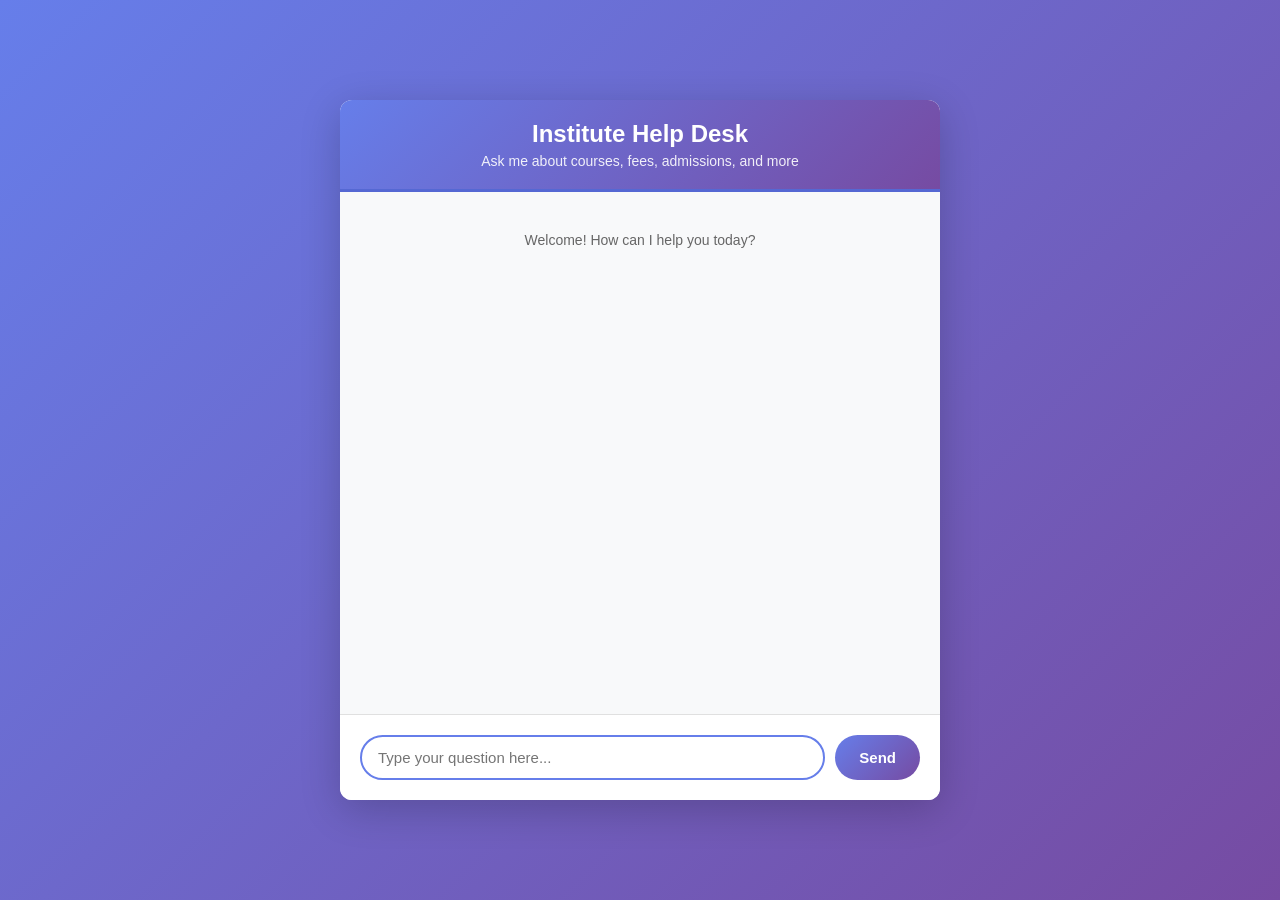
<file: Hackoweek /hackoweek jan/Basic FAQ Responder/Basic FAQ Responder/project/index.html>
<!DOCTYPE html>
<html lang="en">
<head>
    <meta charset="UTF-8">
    <meta name="viewport" content="width=device-width, initial-scale=1.0">
    <title>Institute Help Desk - Educational Chatbot</title>
    <style>
        * {
            margin: 0;
            padding: 0;
            box-sizing: border-box;
        }

        body {
            font-family: 'Segoe UI', Tahoma, Geneva, Verdana, sans-serif;
            background: linear-gradient(135deg, #667eea 0%, #764ba2 100%);
            min-height: 100vh;
            display: flex;
            justify-content: center;
            align-items: center;
            padding: 20px;
        }

        .chatbot-container {
            width: 100%;
            max-width: 600px;
            background: white;
            border-radius: 12px;
            box-shadow: 0 10px 40px rgba(0, 0, 0, 0.2);
            display: flex;
            flex-direction: column;
            height: 700px;
            overflow: hidden;
        }

        .chatbot-header {
            background: linear-gradient(135deg, #667eea 0%, #764ba2 100%);
            color: white;
            padding: 20px;
            text-align: center;
            border-bottom: 3px solid #5568d3;
        }

        .chatbot-header h1 {
            font-size: 24px;
            font-weight: 600;
            margin-bottom: 5px;
        }

        .chatbot-header p {
            font-size: 14px;
            opacity: 0.9;
        }

        .chat-area {
            flex: 1;
            overflow-y: auto;
            padding: 20px;
            background: #f8f9fa;
        }

        .message {
            margin-bottom: 15px;
            display: flex;
            animation: fadeIn 0.3s ease-in;
        }

        @keyframes fadeIn {
            from {
                opacity: 0;
                transform: translateY(10px);
            }
            to {
                opacity: 1;
                transform: translateY(0);
            }
        }

        .message.user {
            justify-content: flex-end;
        }

        .message.bot {
            justify-content: flex-start;
        }

        .message-bubble {
            max-width: 75%;
            padding: 12px 16px;
            border-radius: 18px;
            line-height: 1.5;
            font-size: 15px;
            white-space: pre-line;
        }

        .message.user .message-bubble {
            background: linear-gradient(135deg, #667eea 0%, #764ba2 100%);
            color: white;
            border-bottom-right-radius: 4px;
        }

        .message.bot .message-bubble {
            background: white;
            color: #333;
            border-bottom-left-radius: 4px;
            box-shadow: 0 2px 8px rgba(0, 0, 0, 0.1);
        }

        .input-area {
            display: flex;
            padding: 20px;
            background: white;
            border-top: 1px solid #e0e0e0;
        }

        .input-field {
            flex: 1;
            padding: 12px 16px;
            border: 2px solid #e0e0e0;
            border-radius: 25px;
            font-size: 15px;
            outline: none;
            transition: border-color 0.3s;
        }

        .input-field:focus {
            border-color: #667eea;
        }

        .send-button {
            margin-left: 10px;
            padding: 12px 24px;
            background: linear-gradient(135deg, #667eea 0%, #764ba2 100%);
            color: white;
            border: none;
            border-radius: 25px;
            cursor: pointer;
            font-size: 15px;
            font-weight: 600;
            transition: transform 0.2s, box-shadow 0.2s;
        }

        .send-button:hover {
            transform: translateY(-2px);
            box-shadow: 0 4px 12px rgba(102, 126, 234, 0.4);
        }

        .send-button:active {
            transform: translateY(0);
        }

        .chat-area::-webkit-scrollbar {
            width: 8px;
        }

        .chat-area::-webkit-scrollbar-track {
            background: #f1f1f1;
        }

        .chat-area::-webkit-scrollbar-thumb {
            background: #667eea;
            border-radius: 4px;
        }

        .welcome-message {
            text-align: center;
            color: #666;
            padding: 20px;
            font-size: 14px;
        }
    </style>
</head>
<body>
    <div class="chatbot-container">
        <div class="chatbot-header">
            <h1>Institute Help Desk</h1>
            <p>Ask me about courses, fees, admissions, and more</p>
        </div>

        <div class="chat-area" id="chatArea">
            <div class="welcome-message">
                Welcome! How can I help you today?
            </div>
        </div>

        <div class="input-area">
            <input
                type="text"
                id="userInput"
                class="input-field"
                placeholder="Type your question here..."
                autocomplete="off"
            >
            <button class="send-button" id="sendButton">Send</button>
        </div>
    </div>

    <script>
        // =====================================
        // TEXT PREPROCESSING PIPELINE
        // =====================================

        // Common English stopwords to remove
        const STOPWORDS = new Set([
            'a', 'an', 'and', 'are', 'as', 'at', 'be', 'by', 'for', 'from',
            'has', 'he', 'in', 'is', 'it', 'its', 'of', 'on', 'that', 'the',
            'to', 'was', 'will', 'with', 'can', 'could', 'what', 'when', 'where',
            'who', 'how', 'i', 'me', 'my', 'we', 'our', 'you', 'your', 'do',
            'does', 'did', 'have', 'want', 'know', 'tell', 'about', 'any'
        ]);

        // Spelling normalization rules (plural to singular, common variations)
        const NORMALIZATION_MAP = {
            'fees': 'fee',
            'timings': 'timing',
            'courses': 'course',
            'admissions': 'admission',
            'details': 'detail',
            'facilities': 'facility',
            'placements': 'placement',
            'hostels': 'hostel',
            'scholarships': 'scholarship',
            'programs': 'program',
            'subjects': 'subject',
            'exams': 'exam',
            'examination': 'exam',
            'examinations': 'exam',
            'eligibility': 'eligible',
            'requirements': 'requirement',
            'process': 'procedure',
            'timing': 'time',
            'schedule': 'time',
            'schedules': 'time',
            'contact': 'contacts',
            'location': 'address',
            'locations': 'address',
            'place': 'address',
            'situated': 'address'
        };

        /**
         * Step 1: Convert text to lowercase
         */
        function toLowerCase(text) {
            return text.toLowerCase();
        }

        /**
         * Step 2: Remove punctuation from text
         */
        function removePunctuation(text) {
            return text.replace(/[.,\/#!$%\^&\*;:{}=\-_`~()?"']/g, '');
        }

        /**
         * Step 3: Tokenize text into individual words
         */
        function tokenize(text) {
            return text.split(/\s+/).filter(word => word.length > 0);
        }

        /**
         * Step 4: Remove common stopwords
         */
        function removeStopwords(tokens) {
            return tokens.filter(token => !STOPWORDS.has(token));
        }

        /**
         * Step 5: Normalize spelling variations
         */
        function normalizeTokens(tokens) {
            return tokens.map(token => NORMALIZATION_MAP[token] || token);
        }

        /**
         * Complete preprocessing pipeline
         */
        function preprocessText(text) {
            let processed = toLowerCase(text);
            processed = removePunctuation(processed);
            let tokens = tokenize(processed);
            tokens = removeStopwords(tokens);
            tokens = normalizeTokens(tokens);
            return tokens;
        }

        // =====================================
        // RULE-BASED CHATBOT LOGIC
        // =====================================

        // Knowledge base with 15 FAQ responses
        const KNOWLEDGE_BASE = {
            timing: {
                keywords: ['time', 'timing', 'hour', 'open', 'close', 'working'],
                response: "Our institute is open from Monday to Saturday, 8:00 AM to 6:00 PM. Sunday is a holiday. Office hours are 9:00 AM to 5:00 PM."
            },
            fee: {
                keywords: ['fee', 'cost', 'tuition', 'price', 'payment', 'pay', 'money', 'charge'],
                response: "Fee structure varies by course:\n- Engineering: ₹1,20,000 per year\n- Management: ₹90,000 per year\n- Computer Applications: ₹70,000 per year\nPayment can be made in two installments per semester."
            },
            course: {
                keywords: ['course', 'program', 'degree', 'study', 'branch', 'stream', 'offer'],
                response: "We offer the following courses:\n- B.Tech (Computer Science, Mechanical, Civil, Electrical)\n- MBA (Finance, Marketing, HR)\n- MCA (Master of Computer Applications)\n- Diploma in Engineering\nAll programs are affiliated with the State University."
            },
            admission: {
                keywords: ['admission', 'apply', 'join', 'enroll', 'entry', 'eligible', 'eligibility'],
                response: "Admission process:\n1. Fill online application form\n2. Submit required documents (10th, 12th marksheets, ID proof)\n3. Entrance test or merit-based selection\n4. Interview (for some courses)\n5. Fee payment\nAdmissions open in May-June each year."
            },
            contact: {
                keywords: ['contact', 'phone', 'email', 'call', 'reach', 'number', 'mail'],
                response: "Contact Information:\n📞 Phone: +91-9876543210\n📧 Email: info@institute.edu.in\n📧 Admissions: admissions@institute.edu.in\nYou can also visit our office during working hours."
            },
            address: {
                keywords: ['address', 'location', 'where', 'situated', 'find', 'place', 'visit'],
                response: "Our institute is located at:\n123, Education Street, University Road,\nTech City - 560001\nNear City Mall, opposite Central Park.\nEasily accessible by public transport."
            },
            hostel: {
                keywords: ['hostel', 'accommodation', 'room', 'stay', 'residence', 'living'],
                response: "Hostel facilities available:\n- Separate hostels for boys and girls\n- AC and Non-AC rooms\n- 24/7 security and warden supervision\n- Mess facility with nutritious food\n- Wi-Fi enabled\n- Hostel fee: ₹50,000 per year (including food)"
            },
            placement: {
                keywords: ['placement', 'job', 'career', 'recruit', 'company', 'salary', 'package'],
                response: "Placement highlights:\n- 85% placement record\n- Top recruiters: TCS, Infosys, Wipro, Amazon, Microsoft\n- Average package: ₹4.5 LPA\n- Highest package: ₹12 LPA\n- Dedicated Training & Placement cell\n- Mock interviews and aptitude training provided"
            },
            faculty: {
                keywords: ['faculty', 'teacher', 'professor', 'staff', 'instructor', 'lecturer'],
                response: "Our institute has highly qualified faculty:\n- PhD and M.Tech/MBA qualified professors\n- Industry experience of 5-20 years\n- Regular training and development programs\n- Student-faculty ratio: 15:1\n- Dedicated mentorship program"
            },
            library: {
                keywords: ['library', 'book', 'reading', 'resource'],
                response: "Library facilities:\n- 25,000+ books collection\n- Digital library with e-journals and e-books\n- Reading room with 200 seating capacity\n- Open from 8 AM to 8 PM\n- Library card issued to all students"
            },
            scholarship: {
                keywords: ['scholarship', 'financial', 'aid', 'concession', 'waiver'],
                response: "Scholarship opportunities:\n- Merit-based scholarships (up to 50% fee waiver)\n- Government scholarships for SC/ST/OBC candidates\n- Financial assistance for economically weaker students\n- Sports quota scholarships\nApply during admission process with required documents."
            },
            infrastructure: {
                keywords: ['infrastructure', 'facility', 'lab', 'laboratory', 'building', 'campus'],
                response: "Infrastructure facilities:\n- Modern air-conditioned classrooms\n- Well-equipped computer labs\n- Engineering workshops and labs\n- Sports complex with indoor/outdoor games\n- Cafeteria and food court\n- Medical facilities\n- 24/7 power backup"
            },
            exam: {
                keywords: ['exam', 'examination', 'test', 'assessment', 'result'],
                response: "Examination system:\n- Semester-based evaluation\n- Mid-term and end-term examinations\n- Internal assessment through assignments and projects\n- Results declared within 30 days\n- Online result portal available\n- Revaluation facility available"
            },
            sports: {
                keywords: ['sport', 'game', 'athletic', 'fitness', 'gym', 'play'],
                response: "Sports facilities:\n- Cricket ground and football field\n- Basketball and volleyball courts\n- Indoor games: Table tennis, badminton, chess\n- Gymnasium with modern equipment\n- Annual sports meet and inter-college competitions\n- Professional coaches available"
            },
            transport: {
                keywords: ['transport', 'bus', 'travel', 'commute', 'vehicle'],
                response: "Transport facilities:\n- College buses covering major routes in the city\n- GPS-enabled buses for safety\n- Reasonable transport fees\n- Pickup and drop facility\n- Ample parking space for students with vehicles\nContact office for route details."
            }
        };

        /**
         * Match user query with knowledge base using preprocessed tokens
         */
        function getResponse(userInput) {
            const tokens = preprocessText(userInput);

            // Try to match tokens with keywords in knowledge base
            for (const [category, data] of Object.entries(KNOWLEDGE_BASE)) {
                for (const keyword of data.keywords) {
                    if (tokens.includes(keyword)) {
                        return data.response;
                    }
                }
            }

            // No match found
            return "Sorry, I can only answer institute-related questions. Please ask about courses, fees, admissions, placements, facilities, or contact information.";
        }

        // =====================================
        // UI HANDLING
        // =====================================

        const chatArea = document.getElementById('chatArea');
        const userInput = document.getElementById('userInput');
        const sendButton = document.getElementById('sendButton');

        /**
         * Add a message to the chat area
         */
        function addMessage(text, sender) {
            const messageDiv = document.createElement('div');
            messageDiv.className = `message ${sender}`;

            const bubbleDiv = document.createElement('div');
            bubbleDiv.className = 'message-bubble';
            bubbleDiv.textContent = text;

            messageDiv.appendChild(bubbleDiv);
            chatArea.appendChild(messageDiv);

            // Auto-scroll to latest message
            chatArea.scrollTop = chatArea.scrollHeight;
        }

        /**
         * Handle sending a message
         */
        function sendMessage() {
            const message = userInput.value.trim();

            if (message === '') {
                return;
            }

            // Add user message to chat
            addMessage(message, 'user');

            // Get bot response using rule-based logic
            const response = getResponse(message);

            // Add bot response with slight delay for natural feel
            setTimeout(() => {
                addMessage(response, 'bot');
            }, 500);

            // Clear input field
            userInput.value = '';
        }

        // Event listeners
        sendButton.addEventListener('click', sendMessage);

        userInput.addEventListener('keypress', (e) => {
            if (e.key === 'Enter') {
                sendMessage();
            }
        });

        // Focus on input field when page loads
        userInput.focus();
    </script>
</body>
</html>
</file>
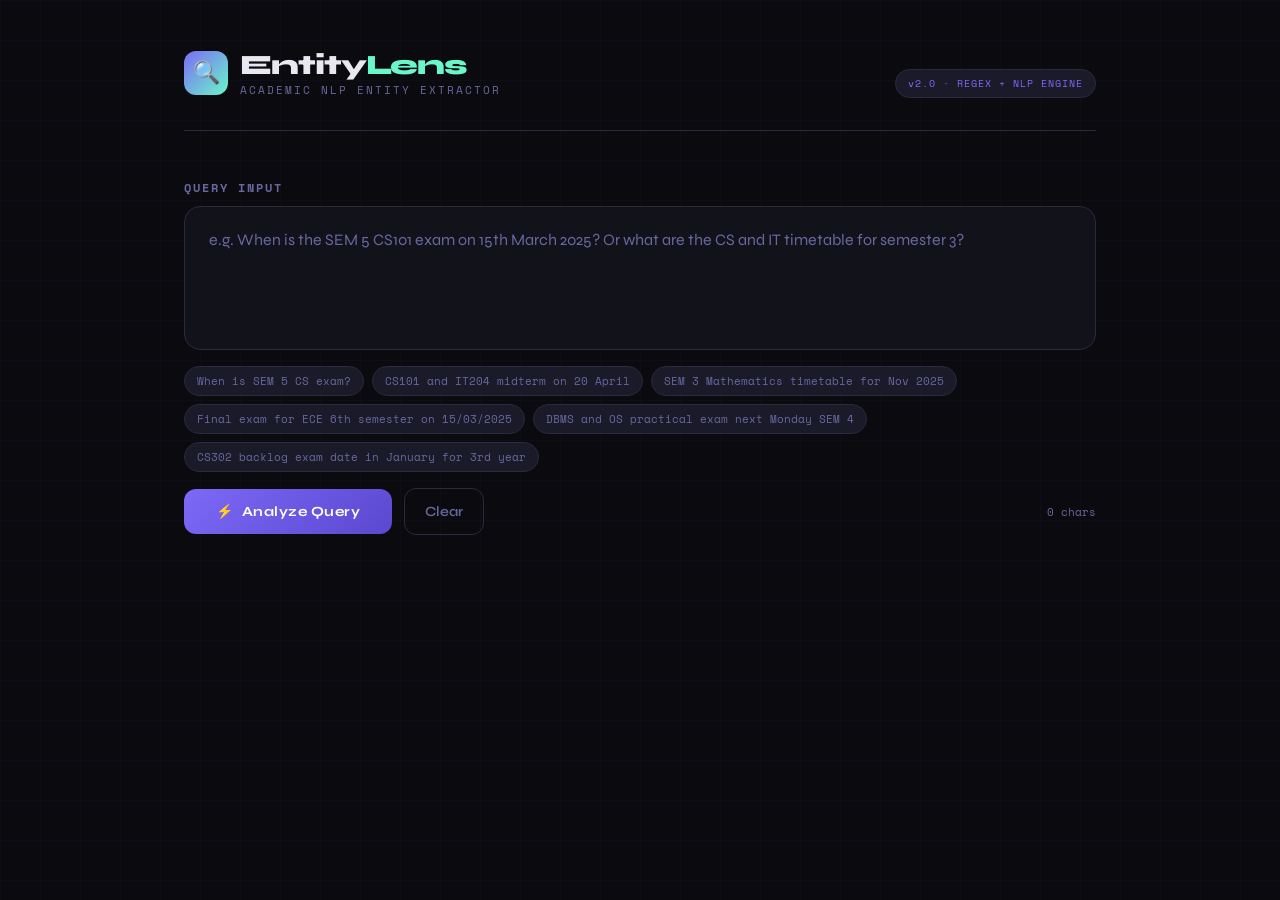
<file: Hackoweek /hackoweek feb/entity_extractor.html>
<!DOCTYPE html>
<html lang="en">
<head>
<meta charset="UTF-8">
<meta name="viewport" content="width=device-width, initial-scale=1.0">
<title>EntityLens — Academic NLP Engine</title>
<link href="https://fonts.googleapis.com/css2?family=Space+Mono:ital,wght@0,400;0,700;1,400&family=Syne:wght@400;600;700;800&display=swap" rel="stylesheet">
<style>
  :root {
    --bg: #0a0a0f;
    --surface: #12121a;
    --surface2: #1a1a28;
    --border: #2a2a40;
    --accent: #7c6af7;
    --accent2: #f7a26a;
    --accent3: #6af7c8;
    --accent4: #f76a8a;
    --text: #e8e8f0;
    --muted: #6868a0;
    --tag-date: #1a2a1a;
    --tag-date-fg: #6af7a2;
    --tag-date-border: #3a6a3a;
    --tag-course: #1a1a2a;
    --tag-course-fg: #a26af7;
    --tag-course-border: #4a3a7a;
    --tag-sem: #2a1a1a;
    --tag-sem-fg: #f7a26a;
    --tag-sem-border: #6a3a1a;
    --tag-dept: #1a2a2a;
    --tag-dept-fg: #6af7f7;
    --tag-dept-border: #1a5a5a;
    --tag-exam: #2a1a2a;
    --tag-exam-fg: #f76af7;
    --tag-exam-border: #6a1a6a;
  }
  * { margin: 0; padding: 0; box-sizing: border-box; }
  body {
    background: var(--bg);
    color: var(--text);
    font-family: 'Syne', sans-serif;
    min-height: 100vh;
    overflow-x: hidden;
  }

  /* GRID BACKGROUND */
  body::before {
    content: '';
    position: fixed; inset: 0;
    background-image:
      linear-gradient(rgba(124,106,247,0.04) 1px, transparent 1px),
      linear-gradient(90deg, rgba(124,106,247,0.04) 1px, transparent 1px);
    background-size: 40px 40px;
    pointer-events: none; z-index: 0;
  }

  .container { max-width: 960px; margin: 0 auto; padding: 0 24px; position: relative; z-index: 1; }

  /* HEADER */
  header {
    padding: 48px 0 32px;
    border-bottom: 1px solid var(--border);
    margin-bottom: 48px;
    display: flex; align-items: flex-end; justify-content: space-between;
    flex-wrap: wrap; gap: 16px;
  }
  .logo { display: flex; align-items: center; gap: 12px; }
  .logo-icon {
    width: 44px; height: 44px;
    background: linear-gradient(135deg, var(--accent), var(--accent3));
    border-radius: 12px;
    display: flex; align-items: center; justify-content: center;
    font-size: 22px;
  }
  .logo-text { font-size: 28px; font-weight: 800; letter-spacing: -1px; }
  .logo-text span { color: var(--accent3); }
  .header-sub { font-family: 'Space Mono', monospace; font-size: 11px; color: var(--muted); text-transform: uppercase; letter-spacing: 2px; }
  .badge {
    font-family: 'Space Mono', monospace; font-size: 10px;
    background: var(--surface2); border: 1px solid var(--border);
    padding: 6px 12px; border-radius: 20px; color: var(--accent);
    letter-spacing: 1px;
  }

  /* INPUT SECTION */
  .input-section { margin-bottom: 40px; }
  .input-label {
    font-size: 12px; font-weight: 600; letter-spacing: 2px; text-transform: uppercase;
    color: var(--muted); margin-bottom: 10px; display: block;
    font-family: 'Space Mono', monospace;
  }
  .input-wrap { position: relative; }
  textarea {
    width: 100%; background: var(--surface); border: 1px solid var(--border);
    border-radius: 16px; padding: 20px 24px; color: var(--text);
    font-family: 'Syne', sans-serif; font-size: 16px; resize: none;
    outline: none; transition: border-color 0.2s;
    line-height: 1.6; min-height: 100px;
  }
  textarea:focus { border-color: var(--accent); }
  textarea::placeholder { color: var(--muted); }

  .example-chips { display: flex; flex-wrap: wrap; gap: 8px; margin-top: 12px; }
  .chip {
    font-family: 'Space Mono', monospace; font-size: 11px;
    background: var(--surface2); border: 1px solid var(--border);
    padding: 6px 12px; border-radius: 20px; color: var(--muted);
    cursor: pointer; transition: all 0.15s; user-select: none;
  }
  .chip:hover { border-color: var(--accent); color: var(--accent); background: rgba(124,106,247,0.1); }

  .actions { display: flex; gap: 12px; margin-top: 16px; align-items: center; }
  .btn-analyze {
    background: linear-gradient(135deg, var(--accent), #5a48d0);
    color: #fff; border: none; padding: 14px 32px;
    border-radius: 12px; font-family: 'Syne', sans-serif; font-weight: 700;
    font-size: 14px; cursor: pointer; letter-spacing: 0.5px;
    transition: all 0.2s; display: flex; align-items: center; gap: 8px;
  }
  .btn-analyze:hover { transform: translateY(-1px); box-shadow: 0 8px 24px rgba(124,106,247,0.4); }
  .btn-analyze:active { transform: translateY(0); }
  .btn-clear {
    background: transparent; color: var(--muted); border: 1px solid var(--border);
    padding: 14px 20px; border-radius: 12px; font-family: 'Syne', sans-serif;
    font-weight: 600; font-size: 14px; cursor: pointer; transition: all 0.2s;
  }
  .btn-clear:hover { border-color: var(--accent4); color: var(--accent4); }

  .char-count {
    font-family: 'Space Mono', monospace; font-size: 11px; color: var(--muted);
    margin-left: auto;
  }

  /* RESULTS */
  .results { display: none; }
  .results.visible { display: block; }

  .section-title {
    font-size: 11px; font-weight: 700; letter-spacing: 3px; text-transform: uppercase;
    color: var(--muted); margin-bottom: 20px; font-family: 'Space Mono', monospace;
    display: flex; align-items: center; gap: 10px;
  }
  .section-title::after { content: ''; flex: 1; height: 1px; background: var(--border); }

  /* HIGHLIGHTED TEXT */
  .highlight-box {
    background: var(--surface); border: 1px solid var(--border);
    border-radius: 16px; padding: 24px; margin-bottom: 32px;
    font-size: 17px; line-height: 1.8;
  }
  .hl { border-radius: 5px; padding: 2px 6px; font-weight: 600; cursor: pointer; transition: filter 0.15s; position: relative; display: inline; }
  .hl:hover { filter: brightness(1.2); }
  .hl-date { background: var(--tag-date); color: var(--tag-date-fg); border: 1px solid var(--tag-date-border); }
  .hl-course { background: var(--tag-course); color: var(--tag-course-fg); border: 1px solid var(--tag-course-border); }
  .hl-sem { background: var(--tag-sem); color: var(--tag-sem-fg); border: 1px solid var(--tag-sem-border); }
  .hl-dept { background: var(--tag-dept); color: var(--tag-dept-fg); border: 1px solid var(--tag-dept-border); }
  .hl-exam { background: var(--tag-exam); color: var(--tag-exam-fg); border: 1px solid var(--tag-exam-border); }

  /* ENTITY GRID */
  .entity-grid { display: grid; grid-template-columns: repeat(auto-fill, minmax(280px, 1fr)); gap: 16px; margin-bottom: 32px; }
  .entity-card {
    background: var(--surface); border: 1px solid var(--border);
    border-radius: 16px; padding: 20px; transition: border-color 0.2s;
    position: relative; overflow: hidden;
  }
  .entity-card::before {
    content: ''; position: absolute; top: 0; left: 0; right: 0; height: 3px;
  }
  .entity-card.date::before { background: var(--tag-date-fg); }
  .entity-card.course::before { background: var(--tag-course-fg); }
  .entity-card.sem::before { background: var(--tag-sem-fg); }
  .entity-card.dept::before { background: var(--tag-dept-fg); }
  .entity-card.exam::before { background: var(--tag-exam-fg); }
  .entity-card:hover { border-color: var(--accent); }
  .card-type {
    font-family: 'Space Mono', monospace; font-size: 10px; letter-spacing: 2px;
    text-transform: uppercase; color: var(--muted); margin-bottom: 8px;
  }
  .card-values { display: flex; flex-wrap: wrap; gap: 6px; margin-bottom: 10px; }
  .entity-tag {
    font-family: 'Space Mono', monospace; font-size: 12px;
    padding: 4px 10px; border-radius: 6px; font-weight: 700;
  }
  .entity-tag.date { background: var(--tag-date); color: var(--tag-date-fg); border: 1px solid var(--tag-date-border); }
  .entity-tag.course { background: var(--tag-course); color: var(--tag-course-fg); border: 1px solid var(--tag-course-border); }
  .entity-tag.sem { background: var(--tag-sem); color: var(--tag-sem-fg); border: 1px solid var(--tag-sem-border); }
  .entity-tag.dept { background: var(--tag-dept); color: var(--tag-dept-fg); border: 1px solid var(--tag-dept-border); }
  .entity-tag.exam { background: var(--tag-exam); color: var(--tag-exam-fg); border: 1px solid var(--tag-exam-border); }
  .card-count {
    font-family: 'Space Mono', monospace; font-size: 10px; color: var(--muted);
  }
  .card-icon { position: absolute; top: 16px; right: 16px; font-size: 20px; opacity: 0.3; }

  /* STRUCTURED RESPONSE */
  .response-box {
    background: var(--surface); border: 1px solid var(--border);
    border-radius: 16px; padding: 24px; margin-bottom: 32px;
  }
  .response-header {
    display: flex; align-items: center; gap: 10px; margin-bottom: 16px;
  }
  .response-dot {
    width: 8px; height: 8px; border-radius: 50%; background: var(--accent3);
    animation: pulse 2s infinite;
  }
  @keyframes pulse { 0%,100% { opacity: 1; } 50% { opacity: 0.3; } }
  .response-label { font-size: 12px; font-weight: 700; letter-spacing: 2px; text-transform: uppercase; color: var(--accent3); font-family: 'Space Mono', monospace; }
  .response-text { font-size: 15px; line-height: 1.8; color: var(--text); }
  .response-text strong { color: var(--accent3); }

  /* INTENT / CONFIDENCE */
  .meta-grid { display: grid; grid-template-columns: 1fr 1fr; gap: 16px; margin-bottom: 32px; }
  @media (max-width: 500px) { .meta-grid { grid-template-columns: 1fr; } }
  .meta-card {
    background: var(--surface); border: 1px solid var(--border);
    border-radius: 16px; padding: 20px;
  }
  .meta-label { font-family: 'Space Mono', monospace; font-size: 10px; letter-spacing: 2px; text-transform: uppercase; color: var(--muted); margin-bottom: 10px; }
  .meta-value { font-size: 18px; font-weight: 700; }
  .confidence-bar { height: 6px; background: var(--border); border-radius: 3px; margin-top: 10px; overflow: hidden; }
  .confidence-fill { height: 100%; border-radius: 3px; background: linear-gradient(90deg, var(--accent), var(--accent3)); transition: width 0.8s cubic-bezier(.4,0,.2,1); }
  .intent-badge {
    display: inline-flex; align-items: center; gap: 6px;
    font-family: 'Space Mono', monospace; font-size: 12px;
    padding: 6px 12px; border-radius: 8px;
    background: rgba(124,106,247,0.15); border: 1px solid rgba(124,106,247,0.3);
    color: var(--accent);
  }

  /* JSON PANEL */
  .json-panel {
    background: #0d0d14; border: 1px solid var(--border);
    border-radius: 16px; overflow: hidden; margin-bottom: 32px;
  }
  .json-header {
    background: var(--surface); padding: 14px 20px;
    display: flex; align-items: center; justify-content: space-between;
    border-bottom: 1px solid var(--border);
  }
  .json-title { font-family: 'Space Mono', monospace; font-size: 11px; color: var(--muted); letter-spacing: 2px; }
  .copy-btn {
    font-family: 'Space Mono', monospace; font-size: 10px; color: var(--muted);
    background: transparent; border: 1px solid var(--border);
    padding: 4px 10px; border-radius: 6px; cursor: pointer; transition: all 0.15s;
  }
  .copy-btn:hover { border-color: var(--accent); color: var(--accent); }
  .json-body { padding: 20px; font-family: 'Space Mono', monospace; font-size: 12px; line-height: 1.8; overflow-x: auto; }
  .jk { color: var(--accent); } .jv { color: var(--accent3); } .js { color: var(--accent2); } .jn { color: var(--accent4); } .jb { color: #6af7f7; }

  /* HISTORY */
  .history-section { margin-bottom: 48px; }
  .history-list { display: flex; flex-direction: column; gap: 10px; }
  .history-item {
    background: var(--surface); border: 1px solid var(--border);
    border-radius: 12px; padding: 14px 18px; cursor: pointer;
    display: flex; align-items: center; gap: 14px; transition: all 0.15s;
  }
  .history-item:hover { border-color: var(--accent); background: var(--surface2); }
  .history-text { flex: 1; font-size: 14px; color: var(--muted); white-space: nowrap; overflow: hidden; text-overflow: ellipsis; }
  .history-tags { display: flex; gap: 6px; flex-shrink: 0; }
  .history-dot { width: 6px; height: 6px; border-radius: 50%; flex-shrink: 0; margin-top: 6px; }

  /* LEGEND */
  .legend { display: flex; flex-wrap: wrap; gap: 14px; margin-bottom: 24px; }
  .legend-item { display: flex; align-items: center; gap: 6px; font-size: 12px; color: var(--muted); font-family: 'Space Mono', monospace; }
  .legend-dot { width: 10px; height: 10px; border-radius: 3px; }

  /* STATS */
  .stats-bar {
    background: var(--surface); border: 1px solid var(--border);
    border-radius: 12px; padding: 16px 24px;
    display: flex; gap: 32px; flex-wrap: wrap; margin-bottom: 24px;
  }
  .stat { text-align: center; }
  .stat-num { font-size: 24px; font-weight: 800; font-family: 'Space Mono', monospace; }
  .stat-lbl { font-size: 10px; color: var(--muted); text-transform: uppercase; letter-spacing: 1px; margin-top: 2px; }

  /* TOOLTIP */
  .tooltip {
    position: fixed; background: var(--surface2); border: 1px solid var(--border);
    border-radius: 8px; padding: 8px 12px; font-size: 12px; font-family: 'Space Mono', monospace;
    color: var(--text); pointer-events: none; opacity: 0; transition: opacity 0.15s;
    z-index: 1000; max-width: 200px;
  }

  /* EMPTY STATE */
  .empty-state {
    text-align: center; padding: 60px 20px; color: var(--muted);
  }
  .empty-icon { font-size: 48px; margin-bottom: 16px; }
  .empty-text { font-size: 14px; line-height: 1.6; }

  /* ANIMATIONS */
  .fade-in { animation: fadeIn 0.4s ease; }
  @keyframes fadeIn { from { opacity: 0; transform: translateY(8px); } to { opacity: 1; transform: translateY(0); } }

  .spinner { display: inline-block; width: 16px; height: 16px; border: 2px solid rgba(255,255,255,0.3); border-top-color: #fff; border-radius: 50%; animation: spin 0.7s linear infinite; }
  @keyframes spin { to { transform: rotate(360deg); } }

  /* TABS */
  .tab-bar { display: flex; gap: 4px; margin-bottom: 24px; background: var(--surface); border: 1px solid var(--border); border-radius: 12px; padding: 4px; }
  .tab { flex: 1; text-align: center; padding: 10px; border-radius: 9px; cursor: pointer; font-size: 12px; font-weight: 700; letter-spacing: 1px; text-transform: uppercase; color: var(--muted); transition: all 0.15s; font-family: 'Space Mono', monospace; }
  .tab.active { background: var(--surface2); color: var(--text); box-shadow: 0 2px 8px rgba(0,0,0,0.4); }
  .tab-panel { display: none; }
  .tab-panel.active { display: block; }
</style>
</head>
<body>
<div class="tooltip" id="tooltip"></div>

<div class="container">
  <header>
    <div class="logo">
      <div class="logo-icon">🔍</div>
      <div>
        <div class="logo-text">Entity<span>Lens</span></div>
        <div class="header-sub">Academic NLP Entity Extractor</div>
      </div>
    </div>
    <div class="badge">v2.0 · REGEX + NLP ENGINE</div>
  </header>

  <!-- INPUT -->
  <div class="input-section">
    <label class="input-label">Query Input</label>
    <div class="input-wrap">
      <textarea id="queryInput" rows="4" placeholder="e.g. When is the SEM 5 CS101 exam on 15th March 2025? Or what are the CS and IT timetable for semester 3?"></textarea>
    </div>
    <div class="example-chips" id="exampleChips">
      <span class="chip" onclick="fillExample(this)">When is SEM 5 CS exam?</span>
      <span class="chip" onclick="fillExample(this)">CS101 and IT204 midterm on 20 April</span>
      <span class="chip" onclick="fillExample(this)">SEM 3 Mathematics timetable for Nov 2025</span>
      <span class="chip" onclick="fillExample(this)">Final exam for ECE 6th semester on 15/03/2025</span>
      <span class="chip" onclick="fillExample(this)">DBMS and OS practical exam next Monday SEM 4</span>
      <span class="chip" onclick="fillExample(this)">CS302 backlog exam date in January for 3rd year</span>
    </div>
    <div class="actions">
      <button class="btn-analyze" id="analyzeBtn" onclick="analyze()">
        <span id="btnIcon">⚡</span>
        <span id="btnText">Analyze Query</span>
      </button>
      <button class="btn-clear" onclick="clearAll()">Clear</button>
      <span class="char-count" id="charCount">0 chars</span>
    </div>
  </div>

  <!-- RESULTS -->
  <div class="results" id="results">
    <!-- STATS -->
    <div class="stats-bar fade-in" id="statsBar"></div>

    <!-- LEGEND -->
    <div class="legend">
      <div class="legend-item"><div class="legend-dot" style="background:var(--tag-date-fg)"></div>DATE</div>
      <div class="legend-item"><div class="legend-dot" style="background:var(--tag-course-fg)"></div>COURSE CODE</div>
      <div class="legend-item"><div class="legend-dot" style="background:var(--tag-sem-fg)"></div>SEMESTER</div>
      <div class="legend-item"><div class="legend-dot" style="background:var(--tag-dept-fg)"></div>DEPARTMENT</div>
      <div class="legend-item"><div class="legend-dot" style="background:var(--tag-exam-fg)"></div>EXAM TYPE</div>
    </div>

    <!-- HIGHLIGHTED TEXT -->
    <div class="section-title">Annotated Query</div>
    <div class="highlight-box fade-in" id="highlightBox"></div>

    <!-- TABS -->
    <div class="tab-bar">
      <div class="tab active" onclick="switchTab('entities')">Entities</div>
      <div class="tab" onclick="switchTab('response')">Response</div>
      <div class="tab" onclick="switchTab('json')">JSON</div>
      <div class="tab" onclick="switchTab('meta')">Analysis</div>
    </div>

    <div class="tab-panel active" id="tab-entities">
      <div class="entity-grid fade-in" id="entityGrid"></div>
    </div>

    <div class="tab-panel" id="tab-response">
      <div class="response-box fade-in" id="responseBox">
        <div class="response-header">
          <div class="response-dot"></div>
          <div class="response-label">Generated Response</div>
        </div>
        <div class="response-text" id="responseText"></div>
      </div>
    </div>

    <div class="tab-panel" id="tab-json">
      <div class="json-panel fade-in">
        <div class="json-header">
          <span class="json-title">EXTRACTED ENTITIES · JSON</span>
          <button class="copy-btn" onclick="copyJSON()">COPY</button>
        </div>
        <div class="json-body" id="jsonBody"></div>
      </div>
    </div>

    <div class="tab-panel" id="tab-meta">
      <div class="meta-grid fade-in" id="metaGrid"></div>
    </div>
  </div>

  <!-- HISTORY -->
  <div class="history-section" id="historySection" style="display:none">
    <div class="section-title">Recent Queries</div>
    <div class="history-list" id="historyList"></div>
  </div>
</div>

<script>
// ============================================================
// ENTITY EXTRACTOR ENGINE
// ============================================================

const PATTERNS = {
  // Dates: 15th March, March 15, 15/03/2025, 2025-03-15, "next Monday", "this week"
  date: [
    /\b(\d{1,2}(?:st|nd|rd|th)?\s+(?:jan(?:uary)?|feb(?:ruary)?|mar(?:ch)?|apr(?:il)?|may|jun(?:e)?|jul(?:y)?|aug(?:ust)?|sep(?:tember)?|oct(?:ober)?|nov(?:ember)?|dec(?:ember)?)(?:\s+\d{2,4})?)\b/gi,
    /\b((?:jan(?:uary)?|feb(?:ruary)?|mar(?:ch)?|apr(?:il)?|may|jun(?:e)?|jul(?:y)?|aug(?:ust)?|sep(?:tember)?|oct(?:ober)?|nov(?:ember)?|dec(?:ember)?)\s+\d{1,2}(?:st|nd|rd|th)?(?:\s*,?\s*\d{2,4})?)\b/gi,
    /\b(\d{1,2}[\/\-\.]\d{1,2}[\/\-\.]\d{2,4})\b/g,
    /\b(\d{4}[\/\-\.]\d{1,2}[\/\-\.]\d{1,2})\b/g,
    /\b(next\s+(?:monday|tuesday|wednesday|thursday|friday|saturday|sunday|week|month))\b/gi,
    /\b(this\s+(?:monday|tuesday|wednesday|thursday|friday|saturday|sunday|week|month))\b/gi,
    /\b((?:jan(?:uary)?|feb(?:ruary)?|mar(?:ch)?|apr(?:il)?|may|jun(?:e)?|jul(?:y)?|aug(?:ust)?|sep(?:tember)?|oct(?:ober)?|nov(?:ember)?|dec(?:ember)?)\s+\d{4})\b/gi,
    /\b(today|tomorrow|yesterday)\b/gi,
  ],
  // Course codes: CS101, IT204, DBMS, ECE302, Math, Physics etc.
  course: [
    /\b([A-Z]{2,5}\d{2,4}[A-Z]?)\b/g,
    /\b(DBMS|OS|CN|SE|AI|ML|NLP|DSA|OOP|IOT|VLSI|CAD|CAM|FEM|CFD)\b/g,
    /\b(mathematics?|physics?|chemistry|english|calculus|statistics?|mechanics?|thermodynamics?|algorithms?|networks?|systems?|databases?)\b/gi,
  ],
  // Semester
  sem: [
    /\b(sem(?:ester)?\s*[-:]?\s*\d{1,2})\b/gi,
    /\b(\d{1,2}(?:st|nd|rd|th)\s+sem(?:ester)?)\b/gi,
    /\b(\d{1,2}(?:st|nd|rd|th)\s+year)\b/gi,
    /\b(first|second|third|fourth|fifth|sixth|seventh|eighth)\s+sem(?:ester)?\b/gi,
    /\b(sem\s*[1-8])\b/gi,
  ],
  // Department
  dept: [
    /\b(computer\s+science(?:\s+engineering)?|CSE|CS|information\s+technology|IT|electronics?\s+(?:and\s+)?(?:communication\s+)?engineering?|ECE|EEE|EE|mechanical\s+engineering?|ME|MECH|civil\s+engineering?|CE|CIVIL|chemical\s+engineering?|CHE|CHEM|biotech(?:nology)?|BT|BIO)\b/gi,
  ],
  // Exam types
  exam: [
    /\b(mid[-\s]?term|midterm|mid[-\s]?sem|midsem|final\s+exam|internal|external|practical|viva|backlog|re[-\s]?exam|supplementary|unit\s+test|sessional|end[-\s]?sem|end\s+semester)\b/gi,
  ],
};

const ENTITY_META = {
  date:   { label: 'DATE',        icon: '📅', color: 'date',   desc: 'Date or time expression' },
  course: { label: 'COURSE CODE', icon: '📚', color: 'course', desc: 'Subject or course identifier' },
  sem:    { label: 'SEMESTER',    icon: '🎓', color: 'sem',    desc: 'Academic semester/year' },
  dept:   { label: 'DEPARTMENT',  icon: '🏛️', color: 'dept',   desc: 'Academic department' },
  exam:   { label: 'EXAM TYPE',   icon: '📝', color: 'exam',   desc: 'Type of examination' },
};

const INTENTS = [
  { pattern: /timetable|schedule|time\s*table/i, label: 'SCHEDULE LOOKUP', icon: '📆' },
  { pattern: /when\s+is|what\s+date|exam\s+date/i, label: 'DATE INQUIRY', icon: '🗓️' },
  { pattern: /result|marks?|grade|score/i, label: 'RESULT QUERY', icon: '📊' },
  { pattern: /syllabus|topic|subject|course\s+content/i, label: 'SYLLABUS INFO', icon: '📖' },
  { pattern: /admit\s*card|hall\s*ticket/i, label: 'ADMIT CARD', icon: '🎫' },
  { pattern: /backlog|supplementary|re\s*exam/i, label: 'BACKLOG EXAM', icon: '🔁' },
  { pattern: /practical|viva|lab/i, label: 'PRACTICAL EXAM', icon: '🔬' },
  { pattern: /fee|payment|due/i, label: 'FEE INQUIRY', icon: '💰' },
];

let queryHistory = [];
let lastResult = null;

function extractEntities(text) {
  const found = { date: [], course: [], sem: [], dept: [], exam: [] };
  const spans = [];

  for (const [type, patterns] of Object.entries(PATTERNS)) {
    for (const pat of patterns) {
      pat.lastIndex = 0;
      let m;
      while ((m = pat.exec(text)) !== null) {
        const val = m[1] || m[0];
        const norm = normalizeEntity(type, val.trim());
        if (!found[type].some(e => e.raw === val.trim())) {
          found[type].push({ raw: val.trim(), norm, start: m.index, end: m.index + val.length });
          spans.push({ start: m.index, end: m.index + (m[1]||m[0]).length, type, value: val.trim() });
        }
      }
    }
  }

  // Remove duplicate spans (overlapping)
  spans.sort((a, b) => a.start - b.start);
  const clean = [];
  let last = -1;
  for (const s of spans) {
    if (s.start >= last) { clean.push(s); last = s.end; }
  }

  return { entities: found, spans: clean };
}

function normalizeEntity(type, val) {
  if (type === 'sem') {
    const n = val.match(/\d+/);
    return n ? `Semester ${n[0]}` : val;
  }
  if (type === 'dept') {
    const map = { cse:'Computer Science', cs:'Computer Science', it:'Information Technology', ece:'Electronics & Comm.', eee:'Electrical & Electronics', me:'Mechanical Engg.', mech:'Mechanical Engg.', civil:'Civil Engg.', ce:'Civil Engg.', che:'Chemical Engg.' };
    return map[val.toLowerCase()] || val.toUpperCase();
  }
  if (type === 'course') {
    const map = { dbms:'Database Management Systems', os:'Operating Systems', cn:'Computer Networks', se:'Software Engineering', ai:'Artificial Intelligence', ml:'Machine Learning', nlp:'Natural Language Processing', dsa:'Data Structures & Algorithms' };
    return map[val.toLowerCase()] || val.toUpperCase();
  }
  if (type === 'date') {
    return val.charAt(0).toUpperCase() + val.slice(1);
  }
  return val;
}

function detectIntent(text) {
  for (const i of INTENTS) {
    if (i.pattern.test(text)) return i;
  }
  return { label: 'GENERAL INQUIRY', icon: '❓' };
}

function calcConfidence(entities) {
  const total = Object.values(entities).reduce((s, arr) => s + arr.length, 0);
  if (total === 0) return 10;
  const types = Object.values(entities).filter(a => a.length > 0).length;
  return Math.min(95, 40 + types * 15 + Math.min(total, 4) * 5);
}

function buildHighlighted(text, spans) {
  let out = '';
  let i = 0;
  for (const sp of spans) {
    out += escHtml(text.slice(i, sp.start));
    const meta = ENTITY_META[sp.type];
    out += `<span class="hl hl-${sp.type}" title="${meta.label}: ${sp.value}" data-type="${sp.type}" data-val="${escAttr(sp.value)}">${escHtml(sp.value)}</span>`;
    i = sp.end;
  }
  out += escHtml(text.slice(i));
  return out || escHtml(text);
}

function buildResponse(text, entities, intent) {
  const dates = entities.date.map(e => `<strong>${e.norm}</strong>`);
  const courses = entities.course.map(e => `<strong>${e.norm}</strong>`);
  const sems = entities.sem.map(e => `<strong>${e.norm}</strong>`);
  const depts = entities.dept.map(e => `<strong>${e.norm}</strong>`);
  const exams = entities.exam.map(e => `<strong>${e.raw}</strong>`);

  const parts = [];
  if (intent.label === 'DATE INQUIRY' || intent.label === 'SCHEDULE LOOKUP') {
    parts.push(`Based on your query, you are asking about the ${exams.length ? exams.join(', ') + ' ' : ''}schedule`);
    if (courses.length) parts[parts.length-1] += ` for ${courses.join(', ')}`;
    if (sems.length) parts[parts.length-1] += ` in ${sems.join(', ')}`;
    if (depts.length) parts[parts.length-1] += ` (${depts.join('/')})`;
    parts[parts.length-1] += '.';
    if (dates.length) parts.push(`The date(s) mentioned: ${dates.join(', ')}.`);
    else parts.push(`No specific date was mentioned — please check the official portal for updated exam dates.`);
  } else if (intent.label === 'BACKLOG EXAM') {
    parts.push(`This appears to be a backlog/supplementary exam inquiry.`);
    if (courses.length) parts.push(`Courses: ${courses.join(', ')}.`);
    if (sems.length) parts.push(`Semester: ${sems.join(', ')}.`);
    if (dates.length) parts.push(`Date mentioned: ${dates.join(', ')}.`);
  } else {
    if (courses.length) parts.push(`Courses identified: ${courses.join(', ')}.`);
    if (sems.length) parts.push(`Semester: ${sems.join(', ')}.`);
    if (depts.length) parts.push(`Department: ${depts.join(', ')}.`);
    if (dates.length) parts.push(`Date(s): ${dates.join(', ')}.`);
    if (exams.length) parts.push(`Exam type: ${exams.join(', ')}.`);
    if (!parts.length) parts.push('No structured academic entities were extracted from this query. Try adding course codes, semester numbers, or dates.');
  }

  return parts.join(' ');
}

function buildJSON(entities, intent, confidence) {
  const obj = {
    query_analysis: { intent: intent.label, confidence: confidence + '%', entities_found: Object.values(entities).reduce((s,a)=>s+a.length,0) },
    entities: {}
  };
  for (const [type, arr] of Object.entries(entities)) {
    if (arr.length) obj.entities[type] = arr.map(e => ({ raw: e.raw, normalized: e.norm }));
  }
  return obj;
}

function renderJSON(obj) {
  return syntaxHighlight(JSON.stringify(obj, null, 2));
}

function syntaxHighlight(str) {
  return str
    .replace(/&/g,'&amp;').replace(/</g,'&lt;').replace(/>/g,'&gt;')
    .replace(/"([^"]+)":/g, '<span class="jk">"$1"</span>:')
    .replace(/: "([^"]+)"/g, ': <span class="js">"$1"</span>')
    .replace(/: (\d+)/g, ': <span class="jn">$1</span>')
    .replace(/: (true|false)/g, ': <span class="jb">$1</span>');
}

function escHtml(s) { return s.replace(/&/g,'&amp;').replace(/</g,'&lt;').replace(/>/g,'&gt;'); }
function escAttr(s) { return s.replace(/"/g,'&quot;'); }

// ============================================================
// UI
// ============================================================

function analyze() {
  const text = document.getElementById('queryInput').value.trim();
  if (!text) { shakeInput(); return; }

  setBtnLoading(true);

  setTimeout(() => {
    const { entities, spans } = extractEntities(text);
    const intent = detectIntent(text);
    const confidence = calcConfidence(entities);
    const jsonObj = buildJSON(entities, intent, confidence);
    lastResult = jsonObj;

    document.getElementById('statsBar').innerHTML = buildStats(entities);
    document.getElementById('highlightBox').innerHTML = buildHighlighted(text, spans);
    document.getElementById('entityGrid').innerHTML = buildEntityGrid(entities);
    document.getElementById('responseText').innerHTML = buildResponse(text, entities, intent);
    document.getElementById('jsonBody').innerHTML = renderJSON(jsonObj);
    document.getElementById('metaGrid').innerHTML = buildMeta(intent, confidence, text, entities);

    document.getElementById('results').classList.add('visible');
    setBtnLoading(false);

    // history
    addHistory(text, entities, intent);

    // bind hover tooltips
    bindTooltips();

    document.getElementById('results').scrollIntoView({ behavior: 'smooth', block: 'start' });
  }, 300);
}

function buildStats(entities) {
  const total = Object.values(entities).reduce((s,a)=>s+a.length,0);
  const types = Object.values(entities).filter(a=>a.length>0).length;
  return `
    <div class="stat"><div class="stat-num" style="color:var(--accent)">${total}</div><div class="stat-lbl">Entities</div></div>
    <div class="stat"><div class="stat-num" style="color:var(--accent3)">${types}</div><div class="stat-lbl">Types</div></div>
    <div class="stat"><div class="stat-num" style="color:var(--accent2)">${entities.date.length}</div><div class="stat-lbl">Dates</div></div>
    <div class="stat"><div class="stat-num" style="color:var(--tag-course-fg)">${entities.course.length}</div><div class="stat-lbl">Courses</div></div>
    <div class="stat"><div class="stat-num" style="color:var(--tag-sem-fg)">${entities.sem.length}</div><div class="stat-lbl">Semesters</div></div>
  `;
}

function buildEntityGrid(entities) {
  let html = '';
  for (const [type, arr] of Object.entries(entities)) {
    const meta = ENTITY_META[type];
    if (!arr.length) continue;
    html += `
      <div class="entity-card ${type}">
        <div class="card-icon">${meta.icon}</div>
        <div class="card-type">${meta.label}</div>
        <div class="card-values">${arr.map(e=>`<span class="entity-tag ${type}">${escHtml(e.raw)}</span>`).join('')}</div>
        <div class="card-count">${arr.length} found · ${arr.map(e=>escHtml(e.norm)).join(', ')}</div>
      </div>`;
  }
  if (!html) html = `<div style="grid-column:1/-1"><div class="empty-state"><div class="empty-icon">🔎</div><div class="empty-text">No entities found. Try adding course codes (CS101), semester numbers (SEM 5), or dates (15 March).</div></div></div>`;
  return html;
}

function buildMeta(intent, confidence, text, entities) {
  const wordCount = text.split(/\s+/).filter(Boolean).length;
  return `
    <div class="meta-card">
      <div class="meta-label">Detected Intent</div>
      <div class="meta-value">${intent.icon} <span style="font-size:14px">${intent.label}</span></div>
    </div>
    <div class="meta-card">
      <div class="meta-label">Extraction Confidence</div>
      <div class="meta-value" style="color:var(--accent3)">${confidence}%</div>
      <div class="confidence-bar"><div class="confidence-fill" style="width:${confidence}%"></div></div>
    </div>
    <div class="meta-card">
      <div class="meta-label">Query Stats</div>
      <div style="font-size:13px;line-height:2;font-family:'Space Mono',monospace;color:var(--muted)">
        <div>Words: <span style="color:var(--text)">${wordCount}</span></div>
        <div>Chars: <span style="color:var(--text)">${text.length}</span></div>
        <div>Entity density: <span style="color:var(--text)">${Math.round(Object.values(entities).reduce((s,a)=>s+a.length,0)/wordCount*100)}%</span></div>
      </div>
    </div>
    <div class="meta-card">
      <div class="meta-label">Entity Summary</div>
      <div style="font-size:12px;line-height:2;font-family:'Space Mono',monospace;color:var(--muted)">
        ${Object.entries(entities).map(([t,a])=>`<div><span class="entity-tag ${t}" style="font-size:10px;padding:2px 7px;">${ENTITY_META[t].label}</span> <span style="color:var(--text)">${a.length}</span></div>`).join('')}
      </div>
    </div>
  `;
}

function addHistory(text, entities, intent) {
  queryHistory.unshift({ text, entities, intent });
  if (queryHistory.length > 6) queryHistory.pop();
  renderHistory();
}

function renderHistory() {
  const section = document.getElementById('historySection');
  const list = document.getElementById('historyList');
  if (!queryHistory.length) { section.style.display = 'none'; return; }
  section.style.display = 'block';
  list.innerHTML = queryHistory.map((h, i) => `
    <div class="history-item" onclick="loadHistory(${i})">
      <div class="history-dot" style="background:${['var(--accent)','var(--accent3)','var(--accent2)','var(--accent4)'][i%4]}"></div>
      <div class="history-text">${escHtml(h.text)}</div>
      <div class="history-tags">
        ${h.intent.icon}
        ${Object.values(h.entities).reduce((s,a)=>s+a.length,0) > 0 ? `<span class="entity-tag course" style="font-size:10px;padding:2px 8px;">${Object.values(h.entities).reduce((s,a)=>s+a.length,0)} entities</span>` : ''}
      </div>
    </div>
  `).join('');
}

function loadHistory(i) {
  document.getElementById('queryInput').value = queryHistory[i].text;
  analyze();
}

function bindTooltips() {
  const tt = document.getElementById('tooltip');
  document.querySelectorAll('.hl').forEach(el => {
    el.addEventListener('mousemove', e => {
      const type = el.dataset.type;
      const meta = ENTITY_META[type];
      tt.textContent = `${meta.icon} ${meta.label}: ${el.dataset.val}`;
      tt.style.opacity = '1';
      tt.style.left = (e.clientX + 12) + 'px';
      tt.style.top = (e.clientY - 30) + 'px';
    });
    el.addEventListener('mouseleave', () => { tt.style.opacity = '0'; });
  });
}

function switchTab(name) {
  document.querySelectorAll('.tab').forEach((t,i) => {
    const names = ['entities','response','json','meta'];
    t.classList.toggle('active', names[i] === name);
  });
  document.querySelectorAll('.tab-panel').forEach(p => {
    p.classList.toggle('active', p.id === 'tab-'+name);
  });
}

function copyJSON() {
  if (!lastResult) return;
  navigator.clipboard.writeText(JSON.stringify(lastResult, null, 2));
  const btn = document.querySelector('.copy-btn');
  btn.textContent = 'COPIED!';
  setTimeout(() => btn.textContent = 'COPY', 1500);
}

function fillExample(el) {
  document.getElementById('queryInput').value = el.textContent;
  updateCharCount();
  analyze();
}

function clearAll() {
  document.getElementById('queryInput').value = '';
  document.getElementById('results').classList.remove('visible');
  updateCharCount();
}

function setBtnLoading(on) {
  document.getElementById('btnIcon').innerHTML = on ? '<span class="spinner"></span>' : '⚡';
  document.getElementById('btnText').textContent = on ? 'Analyzing...' : 'Analyze Query';
  document.getElementById('analyzeBtn').disabled = on;
}

function shakeInput() {
  const ta = document.getElementById('queryInput');
  ta.style.animation = 'none';
  ta.style.borderColor = 'var(--accent4)';
  setTimeout(() => { ta.style.borderColor = ''; }, 800);
}

function updateCharCount() {
  const len = document.getElementById('queryInput').value.length;
  document.getElementById('charCount').textContent = `${len} chars`;
}

document.getElementById('queryInput').addEventListener('input', updateCharCount);
document.getElementById('queryInput').addEventListener('keydown', e => {
  if (e.key === 'Enter' && (e.ctrlKey || e.metaKey)) analyze();
});
</script>
</body>
</html>
</file>
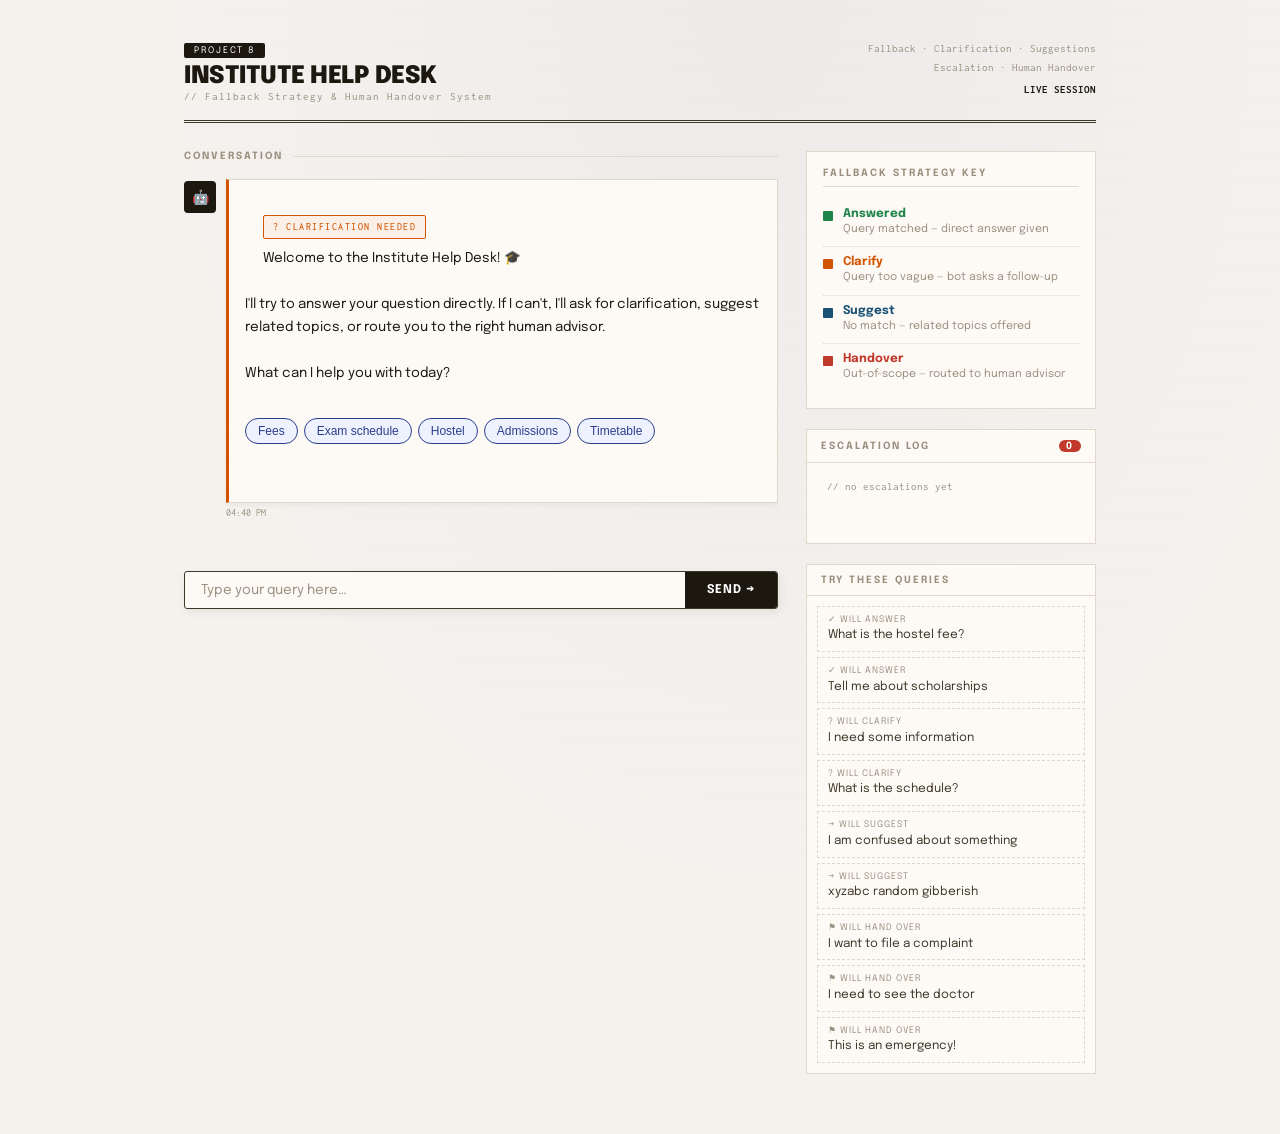
<file: Hackoweek /hackoweek feb/project8_fallbacks_handover.html>
<!DOCTYPE html>
<html lang="en">
<head>
<meta charset="UTF-8"/>
<meta name="viewport" content="width=device-width, initial-scale=1.0"/>
<title>Fallback & Handover Bot – Project 8</title>
<link href="https://fonts.googleapis.com/css2?family=Epilogue:wght@400;500;700;900&family=Inconsolata:wght@400;500&display=swap" rel="stylesheet"/>
<style>
  :root {
    --bg: #f5f2ee;
    --paper: #fdfaf6;
    --ink: #1c1810;
    --ink2: #3d3828;
    --muted: #9a9080;
    --rule: #e0d8cc;
    --stamp-red: #c0392b;
    --stamp-blue: #1a5276;
    --stamp-green: #1e8449;
    --stamp-orange: #d35400;
    --accent: #2c3e8c;
    --tag-bg: #eef2ff;
  }
  *{ margin:0; padding:0; box-sizing:border-box; }

  body {
    background: var(--bg);
    color: var(--ink);
    font-family: 'Epilogue', sans-serif;
    min-height: 100vh;
    /* subtle paper texture via repeating lines */
    background-image:
      repeating-linear-gradient(0deg, transparent, transparent 27px, rgba(180,165,140,0.08) 28px),
      radial-gradient(ellipse at 60% 0%, rgba(44,62,140,0.04) 0%, transparent 60%);
  }

  /* ── PAGE LAYOUT ── */
  .page {
    max-width: 960px; margin: 0 auto;
    padding: 40px 24px 60px;
    display: grid;
    grid-template-rows: auto auto 1fr;
    gap: 0;
  }

  /* ── LETTERHEAD ── */
  .letterhead {
    border-bottom: 3px double var(--ink2);
    padding-bottom: 18px; margin-bottom: 28px;
    display: flex; align-items: flex-start; justify-content: space-between;
    animation: fadeIn 0.5s ease both;
  }
  .lh-left {}
  .institute-name {
    font-size: clamp(1.1rem,2.5vw,1.5rem);
    font-weight: 900; letter-spacing: -0.5px; color: var(--ink);
    text-transform: uppercase;
  }
  .institute-sub {
    font-family: 'Inconsolata', monospace;
    font-size: 11px; color: var(--muted); letter-spacing: 1px; margin-top: 2px;
  }
  .lh-right {
    text-align: right;
    font-family: 'Inconsolata', monospace; font-size: 11px; color: var(--muted);
    line-height: 1.7;
  }
  .project-tag {
    display: inline-block; background: var(--ink);
    color: #fff; font-size: 9px; letter-spacing: 2px; text-transform: uppercase;
    padding: 3px 10px; border-radius: 2px; margin-bottom: 6px;
  }

  /* ── MAIN CONTENT AREA ── */
  .content-grid {
    display: grid;
    grid-template-columns: 1fr 290px;
    gap: 28px;
    animation: fadeIn 0.5s 0.1s ease both;
  }
  @media(max-width:680px){ .content-grid{ grid-template-columns:1fr; } }

  /* ── CHAT COLUMN ── */
  .chat-col {}

  .section-rule {
    display: flex; align-items: center; gap: 10px;
    margin-bottom: 14px;
  }
  .section-rule span {
    font-size: 10px; font-weight: 700; letter-spacing: 2px;
    text-transform: uppercase; color: var(--muted); white-space: nowrap;
  }
  .section-rule::after {
    content:''; flex:1; height:1px; background: var(--rule);
  }

  #chat-box {
    min-height: 380px; max-height: 430px;
    overflow-y: auto; padding: 4px 0;
    display: flex; flex-direction: column; gap: 18px;
    scroll-behavior: smooth;
  }
  #chat-box::-webkit-scrollbar{ width:3px; }
  #chat-box::-webkit-scrollbar-thumb{ background:var(--rule); }

  /* ── MESSAGE STYLES (document / memo style) ── */
  .message { animation: slideUp 0.25s ease both; }

  .msg-user {
    display: flex; justify-content: flex-end;
  }
  .msg-user .bubble {
    background: var(--accent); color: #fff;
    padding: 10px 16px; border-radius: 2px 14px 14px 14px;
    font-size: 13.5px; line-height: 1.6; max-width: 78%;
    box-shadow: 2px 3px 8px rgba(44,62,140,0.15);
  }

  .msg-bot { display: flex; gap: 10px; align-items: flex-start; }
  .bot-icon {
    width: 32px; height: 32px; flex-shrink: 0; margin-top: 2px;
    background: var(--ink); color: #fff;
    display: flex; align-items: center; justify-content: center;
    font-size: 14px; border-radius: 4px;
  }
  .bot-body { flex: 1; }
  .bot-bubble {
    background: var(--paper);
    border: 1px solid var(--rule);
    border-left: 3px solid var(--ink2);
    padding: 12px 16px;
    font-size: 13.5px; line-height: 1.7;
    white-space: pre-wrap; word-break: break-word;
    box-shadow: 1px 2px 6px rgba(0,0,0,0.05);
  }
  /* fallback type border colours */
  .bot-bubble.clarify  { border-left-color: var(--stamp-orange); }
  .bot-bubble.suggest  { border-left-color: var(--stamp-blue); }
  .bot-bubble.handover { border-left-color: var(--stamp-red); }
  .bot-bubble.answered { border-left-color: var(--stamp-green); }

  /* STAMP overlay on bot messages */
  .stamp {
    display: inline-flex; align-items: center; gap: 5px;
    font-family: 'Inconsolata', monospace;
    font-size: 9.5px; font-weight: 500; letter-spacing: 1.5px;
    text-transform: uppercase; padding: 3px 9px;
    border: 1.5px solid; border-radius: 2px;
    margin-bottom: 8px;
  }
  .stamp.clarify  { color: var(--stamp-orange); border-color: var(--stamp-orange); background: rgba(211,84,0,0.06); }
  .stamp.suggest  { color: var(--stamp-blue);   border-color: var(--stamp-blue);   background: rgba(26,82,118,0.06); }
  .stamp.handover { color: var(--stamp-red);    border-color: var(--stamp-red);    background: rgba(192,57,43,0.06); }
  .stamp.answered { color: var(--stamp-green);  border-color: var(--stamp-green);  background: rgba(30,132,73,0.06); }

  /* Quick-reply chips after clarify/suggest messages */
  .chips { display: flex; flex-wrap: wrap; gap: 6px; margin-top: 10px; }
  .chip {
    font-size: 12px; padding: 5px 12px;
    border: 1px solid var(--accent); color: var(--accent);
    background: var(--tag-bg); border-radius: 100px; cursor: pointer;
    transition: all 0.15s; font-weight: 500;
  }
  .chip:hover { background: var(--accent); color: #fff; }

  /* Handover card */
  .handover-card {
    margin-top: 12px;
    border: 1px solid var(--rule); border-radius: 4px; overflow: hidden;
  }
  .hc-header {
    background: var(--stamp-red); color: #fff;
    padding: 7px 14px; font-size: 11px; font-weight: 700;
    letter-spacing: 1px; text-transform: uppercase;
  }
  .hc-body { padding: 12px 14px; display: flex; flex-direction: column; gap: 8px; }
  .hc-row { display: flex; align-items: center; gap: 10px; font-size: 13px; }
  .hc-icon { font-size: 16px; }
  .hc-link { color: var(--stamp-blue); text-decoration: none; font-weight: 500; }
  .hc-link:hover { text-decoration: underline; }

  /* Input */
  .input-area { margin-top: 16px; }
  .input-wrap {
    display: flex; gap: 0;
    border: 1.5px solid var(--ink2); border-radius: 3px; overflow: hidden;
    background: var(--paper); box-shadow: 2px 3px 10px rgba(0,0,0,0.07);
  }
  .input-wrap:focus-within { border-color: var(--accent); }
  #user-input {
    flex:1; background:transparent; border:none; outline:none;
    padding: 11px 16px;
    font-family: 'Epilogue', sans-serif; font-size: 13.5px; color: var(--ink);
  }
  #user-input::placeholder { color: var(--muted); }
  #send-btn {
    background: var(--ink); color: #fff; border: none;
    padding: 0 22px; cursor: pointer;
    font-family: 'Epilogue', sans-serif; font-weight: 700; font-size: 12px;
    letter-spacing: 1px; text-transform: uppercase;
    transition: background 0.2s;
  }
  #send-btn:hover { background: var(--accent); }

  /* ── RIGHT COLUMN ── */
  .right-col { display: flex; flex-direction: column; gap: 20px; }

  /* Fallback legend */
  .legend-card {
    background: var(--paper); border: 1px solid var(--rule);
    padding: 16px;
  }
  .legend-title {
    font-size: 10px; font-weight: 700; letter-spacing: 2px;
    text-transform: uppercase; color: var(--muted); margin-bottom: 12px;
    padding-bottom: 8px; border-bottom: 1px solid var(--rule);
  }
  .legend-row {
    display: flex; align-items: flex-start; gap: 10px;
    padding: 9px 0; border-bottom: 1px dotted var(--rule);
  }
  .legend-row:last-child { border-bottom: none; }
  .l-dot { width: 10px; height: 10px; border-radius: 1px; flex-shrink:0; margin-top:3px; }
  .l-info { display:flex; flex-direction:column; gap:2px; }
  .l-name { font-size: 12px; font-weight: 700; }
  .l-desc { font-size: 11px; color: var(--muted); line-height: 1.4; }

  /* Escalation log */
  .log-card {
    background: var(--paper); border: 1px solid var(--rule);
    flex: 1;
  }
  .log-header {
    padding: 10px 14px; border-bottom: 1px solid var(--rule);
    font-size: 10px; font-weight: 700; letter-spacing: 2px;
    text-transform: uppercase; color: var(--muted);
    display: flex; justify-content: space-between; align-items: center;
  }
  #log-count {
    background: var(--stamp-red); color: #fff;
    font-size: 10px; padding: 1px 7px; border-radius: 100px;
  }
  #log-list { padding: 10px 12px; display:flex; flex-direction:column; gap:6px; min-height:80px; }
  .log-entry {
    font-size: 11px; font-family: 'Inconsolata', monospace;
    padding: 6px 8px; border-left: 2px solid var(--rule);
    color: var(--ink2); line-height: 1.4; animation: slideUp 0.2s ease both;
  }
  .log-entry.handover { border-left-color: var(--stamp-red); }
  .log-entry.clarify  { border-left-color: var(--stamp-orange); }
  .log-entry.suggest  { border-left-color: var(--stamp-blue); }
  .log-empty { font-size: 11px; color: var(--muted); font-family:'Inconsolata',monospace; padding: 8px; }

  /* Try these */
  .try-card { background: var(--paper); border: 1px solid var(--rule); }
  .try-list { padding: 10px; display:flex; flex-direction:column; gap:5px; }
  .try-item {
    font-size: 12px; padding: 7px 10px;
    border: 1px dashed var(--rule); cursor: pointer; color: var(--ink2);
    transition: all 0.15s; line-height: 1.4;
  }
  .try-item:hover { border-color: var(--accent); color: var(--accent); background: var(--tag-bg); }
  .try-cat { font-size: 9px; letter-spacing: 1px; text-transform:uppercase; color:var(--muted); display:block; margin-bottom:1px; }

  @keyframes fadeIn  { from{opacity:0;} to{opacity:1;} }
  @keyframes slideUp { from{opacity:0;transform:translateY(10px);} to{opacity:1;transform:translateY(0);} }

  .typing-row { display:flex; gap:10px; align-items:center; animation:slideUp 0.2s ease both; }
  .typing-dots { display:flex; gap:4px; padding:12px 16px; background:var(--paper); border:1px solid var(--rule); border-left:3px solid var(--ink2); }
  .d{width:6px;height:6px;background:var(--muted);border-radius:50%;animation:b 1.2s infinite;}
  .d:nth-child(2){animation-delay:0.2s;} .d:nth-child(3){animation-delay:0.4s;}
  @keyframes b{0%,60%,100%{transform:translateY(0);}30%{transform:translateY(-5px);}}
</style>
</head>
<body>
<div class="page">

  <!-- LETTERHEAD -->
  <div class="letterhead">
    <div class="lh-left">
      <div class="project-tag">Project 8</div>
      <div class="institute-name">Institute Help Desk</div>
      <div class="institute-sub">// Fallback Strategy & Human Handover System</div>
    </div>
    <div class="lh-right">
      <div>Fallback · Clarification · Suggestions</div>
      <div>Escalation · Human Handover</div>
      <div style="margin-top:4px;color:var(--ink);font-weight:700">LIVE SESSION</div>
    </div>
  </div>

  <!-- CONTENT -->
  <div class="content-grid">

    <!-- CHAT COLUMN -->
    <div class="chat-col">
      <div class="section-rule"><span>Conversation</span></div>
      <div id="chat-box"></div>
      <div class="input-area">
        <div class="input-wrap">
          <input id="user-input" type="text" placeholder="Type your query here…" autocomplete="off"/>
          <button id="send-btn" onclick="handleSend()">Send →</button>
        </div>
      </div>
    </div>

    <!-- RIGHT COLUMN -->
    <div class="right-col">

      <!-- Fallback legend -->
      <div class="legend-card">
        <div class="legend-title">Fallback Strategy Key</div>
        <div class="legend-row">
          <div class="l-dot" style="background:var(--stamp-green)"></div>
          <div class="l-info">
            <div class="l-name" style="color:var(--stamp-green)">Answered</div>
            <div class="l-desc">Query matched — direct answer given</div>
          </div>
        </div>
        <div class="legend-row">
          <div class="l-dot" style="background:var(--stamp-orange)"></div>
          <div class="l-info">
            <div class="l-name" style="color:var(--stamp-orange)">Clarify</div>
            <div class="l-desc">Query too vague — bot asks a follow-up</div>
          </div>
        </div>
        <div class="legend-row">
          <div class="l-dot" style="background:var(--stamp-blue)"></div>
          <div class="l-info">
            <div class="l-name" style="color:var(--stamp-blue)">Suggest</div>
            <div class="l-desc">No match — related topics offered</div>
          </div>
        </div>
        <div class="legend-row">
          <div class="l-dot" style="background:var(--stamp-red)"></div>
          <div class="l-info">
            <div class="l-name" style="color:var(--stamp-red)">Handover</div>
            <div class="l-desc">Out-of-scope — routed to human advisor</div>
          </div>
        </div>
      </div>

      <!-- Escalation log -->
      <div class="log-card">
        <div class="log-header">
          Escalation Log
          <span id="log-count">0</span>
        </div>
        <div id="log-list">
          <div class="log-empty">// no escalations yet</div>
        </div>
      </div>

      <!-- Try these -->
      <div class="try-card">
        <div class="log-header" style="border-bottom:1px solid var(--rule)">Try These Queries</div>
        <div class="try-list" id="try-list"></div>
      </div>

    </div>
  </div>
</div>

<script>
// ═══════════════════════════════════════════════
// KNOWLEDGE BASE
// ═══════════════════════════════════════════════
const KB = [
  { patterns:[/fee|tuition|cost|payment/i],  topic:'fees',
    answer:"Annual tuition fee is ₹85,000, covering all academic charges.\nHostel (₹5,000/mo) and transport (₹1,200/mo) are billed separately.\n\nFor installment plans, contact the accounts office." },
  { patterns:[/exam|test|assessment/i],       topic:'exams',
    answer:"Semester exams are held in November and April.\nSchedules are posted on the student portal 3 weeks prior.\nHall tickets are available online 1 week before exams." },
  { patterns:[/timetable|class.*schedule|lecture/i], topic:'timetable',
    answer:"Class timetables are available on the student portal under 'My Schedule'.\nThey are updated at the start of each semester by the academic section." },
  { patterns:[/hostel|accommodation|dorm/i],  topic:'hostel',
    answer:"On-campus hostels available for boys and girls separately.\nMonthly fee: ₹5,000 (meals included).\nApply at: hostel@institute.edu" },
  { patterns:[/admission|apply|enroll|join/i],topic:'admissions',
    answer:"Admissions open every June. Apply online at institute.edu/admissions.\nLast date: July 31. JEE / CET scores required." },
  { patterns:[/scholarship|financial aid|merit/i], topic:'scholarships',
    answer:"Merit and need-based scholarships available.\nApplications open in August — visit Room 203 or email scholarship@institute.edu." },
  { patterns:[/placement|job|recruit|career/i],topic:'placements',
    answer:"120+ companies recruit on campus. Average package: ₹6.2 LPA.\nContact: placement@institute.edu" },
  { patterns:[/library|book|borrow/i],         topic:'library',
    answer:"Library hours: Mon–Fri 8AM–8PM, Sat 9AM–5PM.\nStudents can borrow up to 4 books for 14 days." },
  { patterns:[/contact|phone|email|address/i], topic:'contact',
    answer:"📞 +91-712-2345678\n📧 info@institute.edu\n🏢 Room 101, Admin Block" },
  { patterns:[/holiday|vacation|break/i],      topic:'holidays',
    answer:"Winter break: Dec 25 – Jan 2\nSummer break: May 15 – Jun 15\nFull academic calendar on the student portal." },
];

// Vague / ambiguous triggers → ask clarification
const VAGUE = [
  { pattern:/^(hi|hello|hey|yo|sup)\b/i,
    question:"Hi there! 👋 What can I help you with today?",
    chips:["Fees","Exam schedule","Hostel","Admissions","Timetable"] },
  { pattern:/\b(info|information|details|tell me|help)\b/i,
    question:"Sure! Which topic would you like information on?",
    chips:["Fees","Exams","Hostel","Scholarships","Placements","Library"] },
  { pattern:/\bschedule\b/i,
    question:"When you say 'schedule', do you mean exam schedule or class timetable?",
    chips:["Exam schedule","Class timetable"] },
  { pattern:/\bwhen\b/i,
    question:"Could you be more specific? When are you asking about?",
    chips:["Exam dates","Admission deadline","Office hours","Holiday dates"] },
];

// Out-of-scope → handover
const OOS_PATTERNS = [
  /complaint|grievance|harassment|bully/i,
  /mental health|counsell?or|therapist|stress/i,
  /medical|doctor|clinic|sick|health/i,
  /legal|lawsuit|court|police|fir/i,
  /emergency|urgent|critical|accident/i,
  /visa|passport|immigration/i,
  /salary|payroll|staff|faculty.*pay/i,
  /refund|chargeback|fraud/i,
];

const HANDOVER_ROUTES = {
  complaint:   { label:"Student Grievance Cell", email:"grievance@institute.edu", desk:"Room 105, Admin Block", ph:"+91-712-2345690" },
  medical:     { label:"Campus Medical Centre",  email:"health@institute.edu",    desk:"Ground Floor, Health Block", ph:"+91-712-2345699" },
  counsellor:  { label:"Student Counselling",    email:"counsel@institute.edu",   desk:"Room 210, Student Services", ph:"+91-712-2345695" },
  legal:       { label:"Institute Legal Cell",   email:"legal@institute.edu",     desk:"Room 102, Admin Block", ph:"+91-712-2345688" },
  emergency:   { label:"Security Control Room",  email:"security@institute.edu",  desk:"Gate 1, Main Entrance", ph:"+91-712-9999999" },
  default:     { label:"Admin Help Desk",        email:"helpdesk@institute.edu",  desk:"Room 101, Admin Block", ph:"+91-712-2345678" },
};

function getHandoverRoute(text) {
  if (/complaint|grievance|harassment|bully/i.test(text)) return HANDOVER_ROUTES.complaint;
  if (/medical|doctor|clinic|sick|health/i.test(text))    return HANDOVER_ROUTES.medical;
  if (/mental|counsel|therapist|stress/i.test(text))      return HANDOVER_ROUTES.counsellor;
  if (/legal|lawsuit|court/i.test(text))                  return HANDOVER_ROUTES.legal;
  if (/emergency|urgent|accident/i.test(text))            return HANDOVER_ROUTES.emergency;
  return HANDOVER_ROUTES.default;
}

// ═══════════════════════════════════════════════
// DECISION ENGINE
// ═══════════════════════════════════════════════
let consecutiveFails = 0;

function decide(text) {
  // 1. Check out-of-scope → HANDOVER
  for (const p of OOS_PATTERNS) {
    if (p.test(text)) {
      consecutiveFails = 0;
      return { type:'handover', route: getHandoverRoute(text) };
    }
  }

  // 2. Check KB → ANSWERED
  for (const item of KB) {
    for (const p of item.patterns) {
      if (p.test(text)) {
        consecutiveFails = 0;
        return { type:'answered', answer: item.answer, topic: item.topic };
      }
    }
  }

  // 3. Check vague → CLARIFY
  for (const v of VAGUE) {
    if (v.pattern.test(text)) {
      consecutiveFails++;
      return { type:'clarify', question: v.question, chips: v.chips };
    }
  }

  // 4. No match at all
  consecutiveFails++;

  // After 2 consecutive fails → suggest + offer handover
  if (consecutiveFails >= 2) {
    consecutiveFails = 0;
    return {
      type:'suggest+handover',
      message:"I've had trouble understanding your last couple of messages. Here are things I can help with — or I can connect you to a human advisor:",
      suggestions:["Fees & payments","Exam schedule","Hostel","Admissions","Timetable","Scholarships","Placements"],
    };
  }

  // First fail → suggest
  const words = text.toLowerCase().split(/\s+/);
  const nearby = KB.filter(k => k.topic && words.some(w => k.topic.includes(w) || w.includes(k.topic.replace('s','')))).map(k=>k.topic);
  return {
    type:'suggest',
    message:"I'm not sure about that. Did you mean any of these?",
    chips: nearby.length ? nearby.map(n=>n[0].toUpperCase()+n.slice(1)) : ["Fees","Exams","Hostel","Timetable","Admissions","Placements"],
  };
}

// ═══════════════════════════════════════════════
// ESCALATION LOG
// ═══════════════════════════════════════════════
let logCount = 0;
function addLog(type, text) {
  logCount++;
  document.getElementById('log-count').textContent = logCount;
  const list = document.getElementById('log-list');
  const empty = list.querySelector('.log-empty');
  if (empty) empty.remove();
  const t = new Date().toLocaleTimeString([],{hour:'2-digit',minute:'2-digit'});
  const e = document.createElement('div');
  e.className = `log-entry ${type}`;
  e.style.animationDelay = '0s';
  e.innerHTML = `<span style="color:var(--muted)">${t}</span> [${type.toUpperCase()}] ${text.slice(0,40)}${text.length>40?'…':''}`;
  list.appendChild(e);
}

// ═══════════════════════════════════════════════
// UI
// ═══════════════════════════════════════════════
const chatBox = document.getElementById('chat-box');
const inputEl = document.getElementById('user-input');

function esc(t){ return t.replace(/&/g,'&amp;').replace(/</g,'&lt;').replace(/>/g,'&gt;'); }
function now(){ return new Date().toLocaleTimeString([],{hour:'2-digit',minute:'2-digit'}); }

function appendUser(text) {
  const w = document.createElement('div');
  w.className = 'message msg-user';
  w.innerHTML = `<div class="bubble">${esc(text)}</div>`;
  chatBox.appendChild(w); chatBox.scrollTop=chatBox.scrollHeight;
}

function appendBot(decision, rawText) {
  const w = document.createElement('div');
  w.className = 'message msg-bot';

  const STAMP_LABELS = {
    answered:'✓ Answered', clarify:'? Clarification Needed',
    suggest:'→ Suggestion', handover:'⚑ Routed to Human',
    'suggest+handover':'⚑ Escalated'
  };
  const type = decision.type.replace('+handover','').replace(/\+.*/,'');
  const realType = decision.type === 'suggest+handover' ? 'handover' : decision.type;

  let bodyHTML = '';

  if (decision.type === 'answered') {
    bodyHTML = `<div class="bot-bubble answered">
      <div class="stamp answered">${STAMP_LABELS.answered}</div>
      ${esc(decision.answer).replace(/\n/g,'<br>')}
    </div>`;
  }
  else if (decision.type === 'clarify') {
    const chips = decision.chips.map(c=>`<button class="chip" onclick="quickSend('${c}')">${c}</button>`).join('');
    bodyHTML = `<div class="bot-bubble clarify">
      <div class="stamp clarify">${STAMP_LABELS.clarify}</div>
      ${esc(decision.question)}
      <div class="chips">${chips}</div>
    </div>`;
  }
  else if (decision.type === 'suggest') {
    const chips = decision.chips.map(c=>`<button class="chip" onclick="quickSend('${c}')">${c}</button>`).join('');
    bodyHTML = `<div class="bot-bubble suggest">
      <div class="stamp suggest">${STAMP_LABELS.suggest}</div>
      ${esc(decision.message)}
      <div class="chips">${chips}</div>
    </div>`;
  }
  else if (decision.type === 'handover') {
    const r = decision.route;
    bodyHTML = `<div class="bot-bubble handover">
      <div class="stamp handover">${STAMP_LABELS.handover}</div>
      This query is outside my scope. I'm routing you to a human advisor who can help.
      <div class="handover-card">
        <div class="hc-header">📋 ${r.label}</div>
        <div class="hc-body">
          <div class="hc-row"><span class="hc-icon">📧</span><a class="hc-link" href="mailto:${r.email}">${r.email}</a></div>
          <div class="hc-row"><span class="hc-icon">🏢</span>${r.desk}</div>
          <div class="hc-row"><span class="hc-icon">📞</span>${r.ph}</div>
        </div>
      </div>
    </div>`;
  }
  else if (decision.type === 'suggest+handover') {
    const sug = decision.suggestions.map(c=>`<button class="chip" onclick="quickSend('${c}')">${c}</button>`).join('');
    const r = HANDOVER_ROUTES.default;
    bodyHTML = `<div class="bot-bubble handover">
      <div class="stamp handover">${STAMP_LABELS['suggest+handover']}</div>
      ${esc(decision.message)}
      <div class="chips">${sug}</div>
      <div class="handover-card" style="margin-top:12px">
        <div class="hc-header">📋 ${r.label}</div>
        <div class="hc-body">
          <div class="hc-row"><span class="hc-icon">📧</span><a class="hc-link" href="mailto:${r.email}">${r.email}</a></div>
          <div class="hc-row"><span class="hc-icon">🏢</span>${r.desk}</div>
        </div>
      </div>
    </div>`;
  }

  w.innerHTML = `<div class="bot-icon">🤖</div><div class="bot-body">${bodyHTML}<div style="font-size:10px;color:var(--muted);margin-top:4px;font-family:'Inconsolata',monospace">${now()}</div></div>`;
  chatBox.appendChild(w); chatBox.scrollTop=chatBox.scrollHeight;

  // Log non-answered
  if (decision.type !== 'answered') addLog(realType, rawText);
}

function showTyping() {
  const w=document.createElement('div'); w.id='typ'; w.className='typing-row';
  w.innerHTML=`<div class="bot-icon" style="width:32px;height:32px;background:var(--ink);color:#fff;display:flex;align-items:center;justify-content:center;font-size:14px;border-radius:4px;flex-shrink:0">🤖</div><div class="typing-dots"><div class="d"></div><div class="d"></div><div class="d"></div></div>`;
  chatBox.appendChild(w); chatBox.scrollTop=chatBox.scrollHeight;
}
function removeTyping(){ const e=document.getElementById('typ'); if(e)e.remove(); }

function handleSend() {
  const text = inputEl.value.trim(); if(!text) return;
  appendUser(text); inputEl.value='';
  showTyping();
  setTimeout(()=>{ removeTyping(); appendBot(decide(text), text); }, 520);
}

function quickSend(text) {
  inputEl.value = text; handleSend();
}

inputEl.addEventListener('keydown', e=>{ if(e.key==='Enter') handleSend(); });

// Try-these
const TRIES = [
  { cat:'✓ Will answer',    q:'What is the hostel fee?' },
  { cat:'✓ Will answer',    q:'Tell me about scholarships' },
  { cat:'? Will clarify',   q:'I need some information' },
  { cat:'? Will clarify',   q:'What is the schedule?' },
  { cat:'→ Will suggest',   q:'I am confused about something' },
  { cat:'→ Will suggest',   q:'xyzabc random gibberish' },
  { cat:'⚑ Will hand over', q:'I want to file a complaint' },
  { cat:'⚑ Will hand over', q:'I need to see the doctor' },
  { cat:'⚑ Will hand over', q:'This is an emergency!' },
];
const tl = document.getElementById('try-list');
TRIES.forEach(t=>{
  const d=document.createElement('div'); d.className='try-item';
  d.innerHTML=`<span class="try-cat">${t.cat}</span>${t.q}`;
  d.onclick=()=>quickSend(t.q); tl.appendChild(d);
});

// welcome
setTimeout(()=>{
  appendBot({
    type:'clarify',
    question:"Welcome to the Institute Help Desk! 🎓\n\nI'll try to answer your question directly. If I can't, I'll ask for clarification, suggest related topics, or route you to the right human advisor.\n\nWhat can I help you with today?",
    chips:["Fees","Exam schedule","Hostel","Admissions","Timetable"]
  }, 'welcome');
  logCount = 0; document.getElementById('log-count').textContent = 0;
  document.getElementById('log-list').innerHTML = '<div class="log-empty">// no escalations yet</div>';
}, 300);
</script>
</body>
</html>
</file>
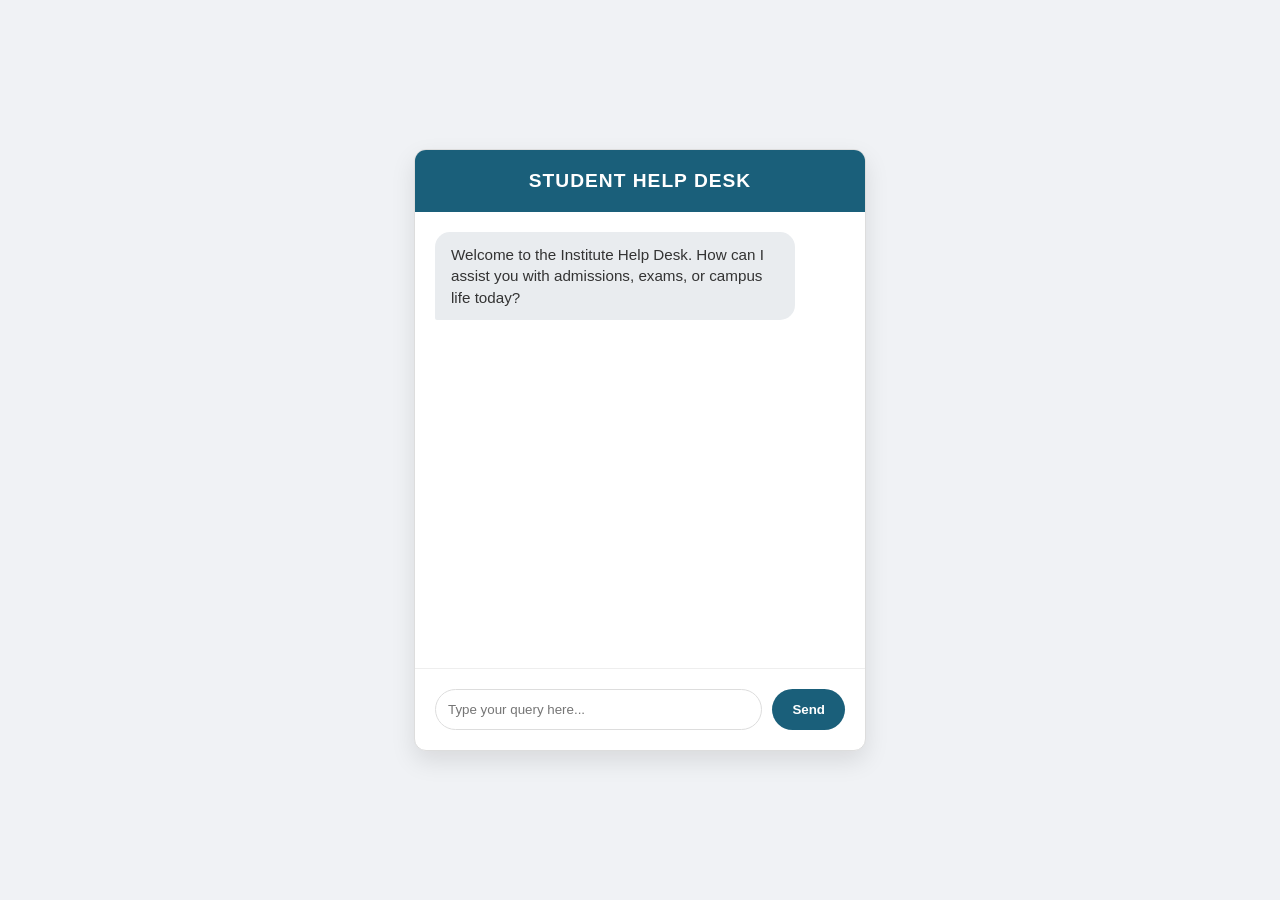
<file: Hackoweek /hackoweek jan/Intent Classification for Queries.html>
<!DOCTYPE html>
<html lang="en">
<head>
    <meta charset="UTF-8">
    <meta name="viewport" content="width=device-width, initial-scale=1.0">
    <title>Student Help Desk | University Portal</title>
    <style>
        :root {
            --primary-color: #1a5f7a;
            --secondary-color: #f8f9fa;
            --bot-bubble: #e9ecef;
            --user-bubble: #1a5f7a;
            --text-dark: #333;
        }

        body {
            font-family: 'Segoe UI', Tahoma, Geneva, Verdana, sans-serif;
            background-color: #f0f2f5;
            display: flex;
            justify-content: center;
            align-items: center;
            height: 100vh;
            margin: 0;
        }

        /* --- UI Layout --- */
        #chat-container {
            width: 450px;
            height: 600px;
            background: white;
            border-radius: 12px;
            box-shadow: 0 10px 25px rgba(0,0,0,0.1);
            display: flex;
            flex-direction: column;
            overflow: hidden;
            border: 1px solid #ddd;
        }

        header {
            background: var(--primary-color);
            color: white;
            padding: 20px;
            text-align: center;
            font-weight: bold;
            font-size: 1.2rem;
            letter-spacing: 1px;
        }

        #chat-window {
            flex: 1;
            padding: 20px;
            overflow-y: auto;
            display: flex;
            flex-direction: column;
            gap: 15px;
            background: #fff;
        }

        /* --- Chat Bubbles --- */
        .message {
            max-width: 80%;
            padding: 12px 16px;
            border-radius: 15px;
            font-size: 0.95rem;
            line-height: 1.4;
        }

        .bot-msg {
            align-self: flex-start;
            background: var(--bot-bubble);
            color: var(--text-dark);
            border-bottom-left-radius: 2px;
        }

        .user-msg {
            align-self: flex-end;
            background: var(--user-bubble);
            color: white;
            border-bottom-right-radius: 2px;
        }

        /* --- Input Area --- */
        .input-area {
            padding: 20px;
            border-top: 1px solid #eee;
            display: flex;
            gap: 10px;
        }

        input {
            flex: 1;
            padding: 12px;
            border: 1px solid #ddd;
            border-radius: 25px;
            outline: none;
            transition: border 0.3s;
        }

        input:focus { border-color: var(--primary-color); }

        button {
            background: var(--primary-color);
            color: white;
            border: none;
            padding: 0 20px;
            border-radius: 25px;
            cursor: pointer;
            font-weight: 600;
        }

        button:hover { opacity: 0.9; }
    </style>
</head>
<body>

<div id="chat-container">
    <header>STUDENT HELP DESK</header>
    <div id="chat-window">
        <div class="message bot-msg">Welcome to the Institute Help Desk. How can I assist you with admissions, exams, or campus life today?</div>
    </div>
    <div class="input-area">
        <input type="text" id="user-input" placeholder="Type your query here..." autocomplete="off">
        <button onclick="handleSend()">Send</button>
    </div>
</div>

<script>
/**
 * ------------------------------------------------------------
 * 1. INTENT DATASET (25 Intents)
 * ------------------------------------------------------------
 */
const intents = [
    { tag: "admissions", patterns: ["how to apply", "admission process", "entry requirements", "apply for course"], response: "Admissions are open! You can apply via our online portal or visit the Registrar's office." },
    { tag: "fees", patterns: ["tuition cost", "pay my fees", "fee structure", "total charges"], response: "The fee structure varies by department. Please check the 'Finance' section of our website for the 2024-25 breakdown." },
    { tag: "scholarships", patterns: ["financial aid", "scholarship opportunities", "funding", "merit scholarship"], response: "We offer merit-based and need-based scholarships. Applications close on August 30th." },
    { tag: "exams", patterns: ["exam schedule", "when are finals", "midterms date", "test timetable"], response: "The semester examination schedule is posted on the digital notice board under the 'Academic' tab." },
    { tag: "timetable", patterns: ["class schedule", "lecture times", "my timetable", "routine"], response: "You can download your personalized class timetable from the Student ERP portal." },
    { tag: "results", patterns: ["check my marks", "semester results", "grade sheet", "exam score"], response: "Results are published on the ERP portal 30 days after the final exam date." },
    { tag: "hostel", patterns: ["accommodation", "hostel rooms", "dormitory", "staying on campus"], response: "Hostel applications are available at the Warden's office. We provide both AC and Non-AC rooms." },
    { tag: "placements", patterns: ["job opportunities", "career cell", "campus recruitment", "internship placement"], response: "Our Placement Cell coordinates with top firms. Last year, 90% of students were placed with high packages." },
    { tag: "courses", patterns: ["available degrees", "which programs", "course list", "major options"], response: "We offer Undergraduate, Postgraduate, and PhD programs in Engineering, Arts, and Sciences." },
    { tag: "faculty", patterns: ["teacher details", "professor list", "staff info", "faculty directory"], response: "Our faculty directory with contact emails is available on the 'About Us' page of our website." },
    { tag: "contact", patterns: ["phone number", "email address", "how to call", "support contact"], response: "You can reach the main office at (555) 012-3456 or email info@institute.edu." },
    { tag: "location", patterns: ["where is campus", "directions", "map", "address"], response: "We are located at 123 Education Lane, University City. Check Google Maps for driving directions." },
    { tag: "holidays", patterns: ["vacation dates", "is college closed", "holiday calendar", "break start"], response: "The academic calendar lists all holidays. The next scheduled break starts on December 15th." },
    { tag: "library", patterns: ["book issue", "library hours", "study space", "renew books"], response: "The Central Library is open from 8:00 AM to 10:00 PM daily for students." },
    { tag: "transport", patterns: ["bus route", "college shuttle", "transportation", "parking"], response: "The institute operates shuttle buses on five major city routes. Passes are available at the admin block." },
    { tag: "attendance", patterns: ["check attendance", "minimum attendance", "shortage", "absent"], response: "A minimum of 75% attendance is mandatory to appear for the final examinations." },
    { tag: "assignments", patterns: ["homework submission", "upload assignment", "project deadline"], response: "All assignments must be uploaded through the Learning Management System (LMS) before the deadline." },
    { tag: "internships", patterns: ["summer internship", "industrial training", "work experience"], response: "Students can apply for internships through the Training & Placement cell during the 3rd year." },
    { tag: "events", patterns: ["college fest", "cultural event", "upcoming workshop", "seminar"], response: "The annual Cultural Fest 'Aura 2024' is scheduled for the last week of October." },
    { tag: "clubs", patterns: ["student societies", "joining a club", "coding club", "dance group"], response: "There are 15+ student-run clubs. Recruitment drives happen in the first month of the semester." },
    { tag: "labs", patterns: ["laboratory access", "computer lab", "practical timings"], response: "Specialized labs are open during working hours under the supervision of lab assistants." },
    { tag: "syllabus", patterns: ["curriculum", "subject list", "what will I study"], response: "Detailed syllabus for every semester is available in the 'Downloads' section of your department page." },
    { tag: "grading", patterns: ["gpa calculation", "cgpa", "grading system", "passing marks"], response: "We follow a 10-point CGPA grading system. The passing criteria is 40% per subject." },
    { tag: "revaluation", patterns: ["paper checking", "recounting", "exam appeal", "remarking"], response: "Students can apply for revaluation within 7 days of result declaration by paying a small fee." },
    { tag: "certificates", patterns: ["degree certificate", "bonafide", "transcript", "documents"], response: "Requests for transcripts and bonafide certificates can be made at the Student Service Window." }
];

/**
 * ------------------------------------------------------------
 * 2. TEXT PREPROCESSING
 * ------------------------------------------------------------
 */
function preprocess(text) {
    let clean = text.toLowerCase()
                    .replace(/[^\w\s]/g, "") // Remove punctuation
                    .split(/\s+/);           // Tokenization
    
    // Stopwords list
    const stopwords = ["the", "is", "a", "at", "how", "can", "i", "to", "for", "on", "of", "in", "my", "what", "are", "you"];
    
    // Filtering + Basic Normalization (Lemmatization/Stemming Lite)
    return clean.filter(word => !stopwords.includes(word))
                .map(word => {
                    if (word === "fees") return "fee";
                    if (word === "exams") return "exam";
                    if (word === "timetables") return "timetable";
                    return word;
                });
}

/**
 * ------------------------------------------------------------
 * 3. VECTORIZATION & SIMILARITY (The "ML" Logic)
 * ------------------------------------------------------------
 */

// Step A: Create Vocabulary (Bag of Words approach)
let allWords = [];
intents.forEach(intent => {
    intent.patterns.forEach(phrase => {
        allWords.push(...preprocess(phrase));
    });
});
const vocabulary = [...new Set(allWords)]; // Unique words only

// Step B: Convert string to Vector
function textToVector(text) {
    const tokens = preprocess(text);
    return vocabulary.map(word => tokens.includes(word) ? 1 : 0);
}

// Step C: Cosine Similarity calculation
function getSimilarity(vecA, vecB) {
    let dotProduct = 0;
    let normA = 0;
    let normB = 0;
    for (let i = 0; i < vecA.length; i++) {
        dotProduct += vecA[i] * vecB[i];
        normA += vecA[i] ** 2;
        normB += vecB[i] ** 2;
    }
    if (normA === 0 || normB === 0) return 0;
    return dotProduct / (Math.sqrt(normA) * Math.sqrt(normB));
}

/**
 * ------------------------------------------------------------
 * 4. CHATBOT ENGINE
 * ------------------------------------------------------------
 */
function getResponse(userInput) {
    const userVec = textToVector(userInput);
    let bestMatch = { tag: null, score: 0 };
    const THRESHOLD = 0.25; // Confidence threshold

    intents.forEach(intent => {
        intent.patterns.forEach(pattern => {
            const patternVec = textToVector(pattern);
            const score = getSimilarity(userVec, patternVec);
            
            if (score > bestMatch.score) {
                bestMatch = { tag: intent.tag, score: score, response: intent.response };
            }
        });
    });

    return bestMatch.score > THRESHOLD ? bestMatch.response : "I'm sorry, I couldn't understand that query. Please try asking about admissions, fees, or exams.";
}

/**
 * ------------------------------------------------------------
 * 5. UI CONTROLS
 * ------------------------------------------------------------
 */
const chatWindow = document.getElementById('chat-window');
const inputField = document.getElementById('user-input');

function appendMsg(text, type) {
    const msgDiv = document.createElement('div');
    msgDiv.className = `message ${type}-msg`;
    msgDiv.innerText = text;
    chatWindow.appendChild(msgDiv);
    chatWindow.scrollTop = chatWindow.scrollHeight; // Auto-scroll
}

function handleSend() {
    const query = inputField.value.trim();
    if (!query) return;

    appendMsg(query, 'user');
    inputField.value = '';

    // Artificial delay for realism
    setTimeout(() => {
        const reply = getResponse(query);
        appendMsg(reply, 'bot');
    }, 600);
}

// Enter key support
inputField.addEventListener("keypress", (e) => {
    if (e.key === "Enter") handleSend();
});
</script>

</body>
</html>
</file>
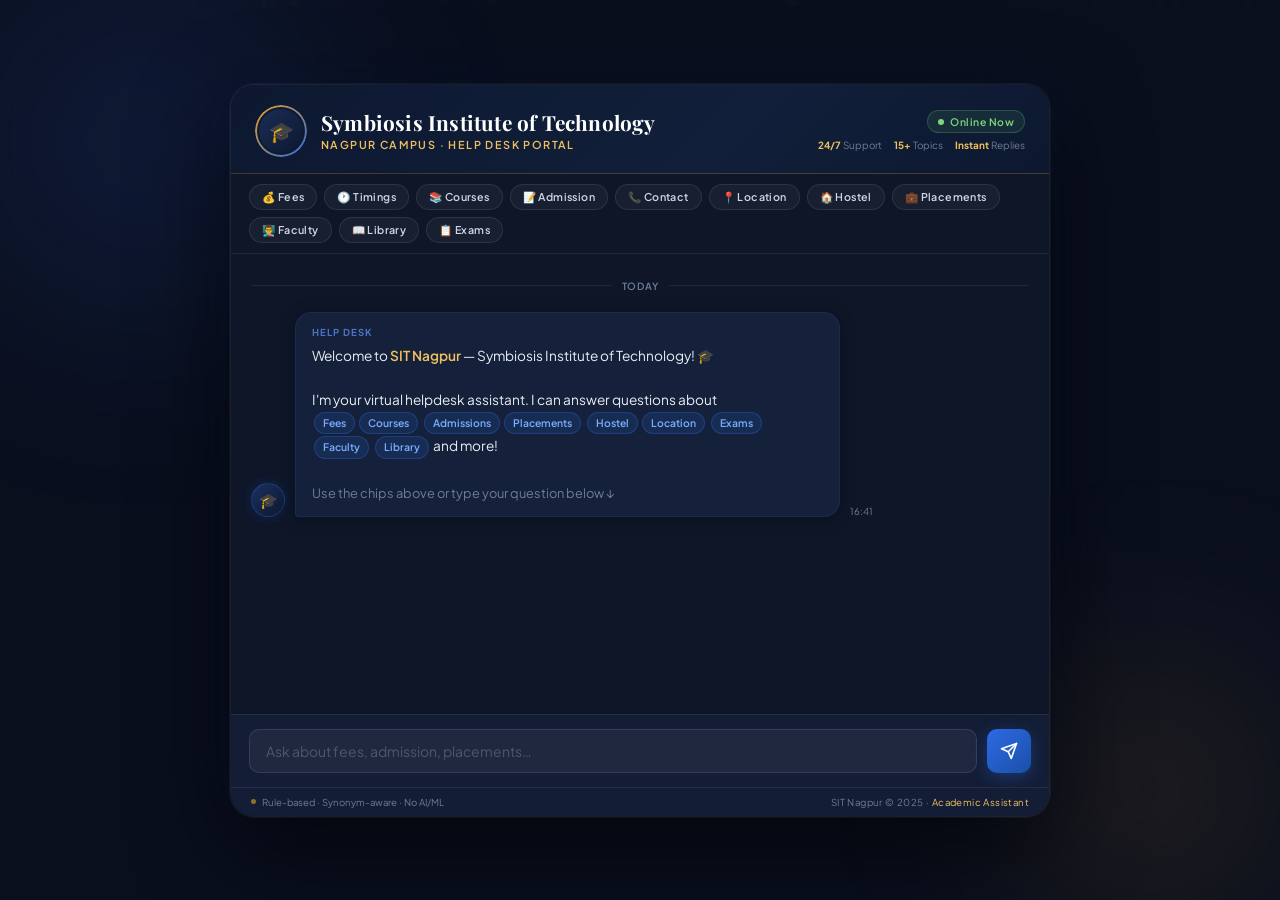
<file: Hackoweek /hackoweek jan/Synonym-Aware FAQ Bot.html>
<!DOCTYPE html>
<html lang="en">
<head>
<meta charset="UTF-8"/>
<meta name="viewport" content="width=device-width, initial-scale=1.0"/>
<title>SIT Nagpur — Help Desk</title>
<link href="https://fonts.googleapis.com/css2?family=Playfair+Display:wght@600;700&family=Plus+Jakarta+Sans:wght@300;400;500;600&display=swap" rel="stylesheet"/>
<style>
/* ═══════════ RESET ═══════════ */
*,*::before,*::after{box-sizing:border-box;margin:0;padding:0;}

/* ═══════════ TOKENS ═══════════ */
:root{
  --bg:          #0a0f1e;
  --panel:       #0e1628;
  --panel2:      #131d35;
  --border:      rgba(255,255,255,0.07);
  --accent:      #e8a020;
  --accent2:     #f0c060;
  --accent-glow: rgba(232,160,32,0.22);
  --blue:        #2d6be4;
  --blue-soft:   rgba(45,107,228,0.15);
  --white:       #ffffff;
  --off-white:   #e8edf5;
  --muted:       #6e7d96;
  --bubble-bot:  #15213a;
  --bubble-user: #1e3a6e;
  --text:        #cdd6e8;
  --radius:      16px;
  --radius-sm:   10px;
}

/* ═══════════ BODY / SCENE ═══════════ */
body{
  font-family:'Plus Jakarta Sans',sans-serif;
  background:var(--bg);
  min-height:100vh;
  display:flex;
  align-items:center;
  justify-content:center;
  padding:20px;
  overflow:hidden;
  position:relative;
}

/* animated background orbs */
body::before,body::after{
  content:'';
  position:fixed;
  border-radius:50%;
  filter:blur(90px);
  pointer-events:none;
  z-index:0;
}
body::before{
  width:520px;height:520px;
  background:radial-gradient(circle, rgba(45,107,228,0.18) 0%, transparent 70%);
  top:-120px; left:-120px;
  animation:driftA 14s ease-in-out infinite alternate;
}
body::after{
  width:420px;height:420px;
  background:radial-gradient(circle, rgba(232,160,32,0.14) 0%, transparent 70%);
  bottom:-100px; right:-80px;
  animation:driftB 16s ease-in-out infinite alternate;
}
@keyframes driftA{to{transform:translate(60px,80px);}}
@keyframes driftB{to{transform:translate(-50px,-70px);}}

/* floating particles */
.particles{position:fixed;inset:0;z-index:0;pointer-events:none;overflow:hidden;}
.particle{
  position:absolute;
  border-radius:50%;
  background:rgba(255,255,255,0.04);
  animation:floatUp linear infinite;
}
@keyframes floatUp{
  0%  {transform:translateY(100vh) scale(0); opacity:0;}
  10% {opacity:1;}
  90% {opacity:0.4;}
  100%{transform:translateY(-10vh) scale(1.2); opacity:0;}
}

/* ═══════════ SHELL ═══════════ */
.shell{
  position:relative;
  z-index:1;
  width:100%;
  max-width:820px;
  border-radius:24px;
  overflow:hidden;
  border:1px solid var(--border);
  box-shadow:
    0 0 0 1px rgba(255,255,255,0.04),
    0 30px 90px rgba(0,0,0,0.7),
    0 0 60px rgba(45,107,228,0.08);
  display:flex;
  flex-direction:column;
  backdrop-filter:blur(20px);
  animation:shellIn 0.7s cubic-bezier(0.16,1,0.3,1) both;
}
@keyframes shellIn{
  from{opacity:0;transform:translateY(28px) scale(0.97);}
  to  {opacity:1;transform:translateY(0) scale(1);}
}

/* ═══════════ HEADER ═══════════ */
.header{
  background:linear-gradient(135deg, #0d1830 0%, #111f3a 60%, #0d1830 100%);
  border-bottom:1px solid rgba(232,160,32,0.25);
  padding:20px 24px 16px;
  position:relative;
  overflow:hidden;
}
/* header shimmer stripe */
.header::before{
  content:'';
  position:absolute;
  top:0;left:-100%;
  width:60%;height:2px;
  background:linear-gradient(90deg, transparent, var(--accent), transparent);
  animation:shimmer 3.5s ease-in-out infinite;
}
@keyframes shimmer{
  0%  {left:-100%;}
  100%{left:200%;}
}

.header-top{display:flex;align-items:center;gap:14px;}

.logo-wrap{
  position:relative;
  width:52px;height:52px;flex-shrink:0;
}
.logo-ring{
  position:absolute;inset:0;
  border-radius:50%;
  border:2px solid transparent;
  background:linear-gradient(135deg,var(--accent),var(--blue)) border-box;
  -webkit-mask:linear-gradient(#fff 0 0) padding-box,linear-gradient(#fff 0 0);
  -webkit-mask-composite:destination-out;
  mask-composite:exclude;
  animation:spin 8s linear infinite;
}
@keyframes spin{to{transform:rotate(360deg);}}
.logo-inner{
  position:absolute;inset:4px;
  border-radius:50%;
  background:linear-gradient(135deg,#1a2d56,#0d1830);
  display:flex;align-items:center;justify-content:center;
  font-size:20px;
}

.header-text h1{
  font-family:'Playfair Display',serif;
  font-size:1.3rem;
  color:var(--white);
  letter-spacing:0.2px;
  line-height:1.2;
}
.header-text .sub{
  font-size:0.68rem;
  color:var(--accent2);
  font-weight:600;
  letter-spacing:1.4px;
  text-transform:uppercase;
  margin-top:3px;
}

.header-right{
  margin-left:auto;
  display:flex;
  flex-direction:column;
  align-items:flex-end;
  gap:6px;
}
.status-badge{
  display:flex;align-items:center;gap:6px;
  background:rgba(100,200,120,0.1);
  border:1px solid rgba(100,200,120,0.25);
  border-radius:20px;
  padding:4px 10px;
  font-size:0.65rem;
  font-weight:600;
  color:#7dd87a;
  letter-spacing:0.5px;
}
.dot{
  width:6px;height:6px;
  border-radius:50%;
  background:#7dd87a;
  animation:blink 2s ease-in-out infinite;
}
@keyframes blink{0%,100%{opacity:1;}50%{opacity:0.25;}}

.header-stats{
  display:flex;gap:12px;
  font-size:0.62rem;
  color:var(--muted);
}
.stat b{color:var(--accent2);}

/* ═══════════ CHIPS BAR ═══════════ */
.chips-bar{
  background:var(--panel);
  border-bottom:1px solid var(--border);
  padding:10px 18px;
  display:flex;gap:7px;flex-wrap:wrap;
}
.chip{
  background:rgba(255,255,255,0.04);
  border:1px solid rgba(255,255,255,0.09);
  color:var(--text);
  font-family:'Plus Jakarta Sans',sans-serif;
  font-size:0.67rem;
  font-weight:600;
  letter-spacing:0.4px;
  padding:5px 12px;
  border-radius:20px;
  cursor:pointer;
  transition:all 0.2s;
  white-space:nowrap;
  display:flex;align-items:center;gap:5px;
}
.chip:hover{
  background:var(--blue-soft);
  border-color:rgba(45,107,228,0.5);
  color:var(--white);
  transform:translateY(-1px);
  box-shadow:0 4px 16px rgba(45,107,228,0.2);
}
.chip:active{transform:translateY(0);}

/* ═══════════ CHAT WINDOW ═══════════ */
.chat-window{
  background:var(--panel);
  height:460px;
  overflow-y:auto;
  padding:22px 20px;
  display:flex;
  flex-direction:column;
  gap:16px;
  scroll-behavior:smooth;
  position:relative;
}
.chat-window::-webkit-scrollbar{width:4px;}
.chat-window::-webkit-scrollbar-track{background:transparent;}
.chat-window::-webkit-scrollbar-thumb{background:rgba(255,255,255,0.1);border-radius:99px;}
.chat-window::-webkit-scrollbar-thumb:hover{background:rgba(255,255,255,0.2);}

/* date divider */
.date-divider{
  display:flex;align-items:center;gap:10px;
  font-size:0.62rem;color:var(--muted);
  font-weight:600;letter-spacing:0.8px;
  text-transform:uppercase;
  margin:4px 0;
}
.date-divider::before,.date-divider::after{
  content:'';flex:1;
  height:1px;background:var(--border);
}

/* ═══════════ MESSAGE ROWS ═══════════ */
.msg-row{
  display:flex;gap:10px;align-items:flex-end;
  /* scroll-reveal class added via JS */
}
.msg-row.bot {flex-direction:row;}
.msg-row.user{flex-direction:row-reverse;}

/* ── Scroll-reveal animation ── */
.msg-row{
  opacity:0;
  transform:translateY(16px);
  transition:opacity 0.38s ease, transform 0.38s cubic-bezier(0.16,1,0.3,1);
}
.msg-row.visible{opacity:1;transform:translateY(0);}

/* user messages slide in from right */
.msg-row.user{transform:translateX(20px) translateY(8px);}
.msg-row.user.visible{transform:translateX(0) translateY(0);}

/* ── Avatars ── */
.avatar{
  width:34px;height:34px;border-radius:50%;
  flex-shrink:0;display:flex;align-items:center;justify-content:center;
  font-size:15px;font-weight:700;
}
.bot  .avatar{
  background:linear-gradient(135deg,#1a3060,#0d1830);
  border:1px solid rgba(45,107,228,0.3);
  box-shadow:0 0 12px rgba(45,107,228,0.2);
}
.user .avatar{
  background:linear-gradient(135deg,#1e3060,#0e1e40);
  border:1px solid rgba(232,160,32,0.3);
}

/* ── Bubbles ── */
.bubble-wrap{display:flex;flex-direction:column;gap:4px;max-width:70%;}
.msg-row.user .bubble-wrap{align-items:flex-end;}

.bubble{
  padding:12px 16px;
  border-radius:var(--radius);
  font-size:0.855rem;
  line-height:1.6;
  position:relative;
  word-break:break-word;
}
.bot .bubble{
  background:var(--bubble-bot);
  color:var(--off-white);
  border-bottom-left-radius:4px;
  border:1px solid rgba(45,107,228,0.15);
  box-shadow:0 2px 16px rgba(0,0,0,0.3);
}
.user .bubble{
  background:var(--bubble-user);
  color:var(--off-white);
  border-bottom-right-radius:4px;
  border:1px solid rgba(232,160,32,0.15);
  box-shadow:0 2px 16px rgba(0,0,0,0.3);
}

.sender-label{
  font-size:0.6rem;font-weight:700;
  letter-spacing:1px;text-transform:uppercase;
  margin-bottom:5px;display:block;
}
.bot  .sender-label{color:rgba(100,150,255,0.7);}
.user .sender-label{color:rgba(232,160,32,0.7);}

/* rich text inside bot bubbles */
.bubble strong{color:var(--accent2);font-weight:600;}
.bubble em{color:var(--muted);font-style:normal;font-size:0.8rem;}
.bubble .tag{
  display:inline-block;
  background:rgba(45,107,228,0.15);
  border:1px solid rgba(45,107,228,0.3);
  color:#7aacff;
  font-size:0.65rem;font-weight:600;
  padding:2px 8px;border-radius:99px;
  margin:1px 2px;
}

/* timestamp + tick */
.meta{
  display:flex;align-items:center;gap:5px;
  font-size:0.6rem;color:var(--muted);
}
.msg-row.user .meta{justify-content:flex-end;}

/* typing indicator */
.typing-row{display:flex;gap:10px;align-items:flex-end;}
.typing-bubble{
  background:var(--bubble-bot);
  border:1px solid rgba(45,107,228,0.15);
  border-radius:var(--radius);
  border-bottom-left-radius:4px;
  padding:13px 18px;
  display:flex;gap:5px;align-items:center;
}
.typing-bubble span{
  width:7px;height:7px;border-radius:50%;
  background:var(--muted);
  animation:typeDot 1.2s ease-in-out infinite;
}
.typing-bubble span:nth-child(2){animation-delay:0.2s;}
.typing-bubble span:nth-child(3){animation-delay:0.4s;}
@keyframes typeDot{
  0%,60%,100%{transform:translateY(0);background:var(--muted);}
  30%{transform:translateY(-5px);background:var(--accent2);}
}

/* ═══════════ INPUT ROW ═══════════ */
.input-row{
  background:var(--panel2);
  border-top:1px solid var(--border);
  padding:14px 18px;
  display:flex;gap:10px;align-items:center;
}

#userInput{
  flex:1;
  background:rgba(255,255,255,0.05);
  border:1px solid rgba(255,255,255,0.1);
  border-radius:var(--radius-sm);
  padding:12px 16px;
  font-family:'Plus Jakarta Sans',sans-serif;
  font-size:0.875rem;
  color:var(--off-white);
  outline:none;
  transition:border-color 0.2s, box-shadow 0.2s;
}
#userInput::placeholder{color:rgba(255,255,255,0.22);}
#userInput:focus{
  border-color:rgba(45,107,228,0.6);
  box-shadow:0 0 0 3px rgba(45,107,228,0.12);
}

#sendBtn{
  width:44px;height:44px;
  border-radius:var(--radius-sm);
  background:linear-gradient(135deg,var(--blue),#1a4fa8);
  border:none;cursor:pointer;
  display:flex;align-items:center;justify-content:center;
  transition:all 0.2s;
  flex-shrink:0;
  box-shadow:0 4px 16px rgba(45,107,228,0.35);
}
#sendBtn:hover{
  background:linear-gradient(135deg,#4080f0,#2060d0);
  transform:translateY(-1px);
  box-shadow:0 6px 20px rgba(45,107,228,0.5);
}
#sendBtn:active{transform:scale(0.93);}

/* ═══════════ FOOTER ═══════════ */
.footer{
  background:var(--panel2);
  border-top:1px solid var(--border);
  padding:8px 20px;
  display:flex;align-items:center;justify-content:space-between;
}
.footer-left{
  font-size:0.6rem;color:var(--muted);
  display:flex;align-items:center;gap:6px;
}
.footer-left .dot2{
  width:5px;height:5px;border-radius:50%;
  background:var(--accent);opacity:0.6;
}
.footer-right{
  font-size:0.6rem;color:var(--muted);
  letter-spacing:0.4px;
}
.footer-right span{color:var(--accent2);}

/* ═══════════ SUGGESTION PILLS (after bot reply) ═══════════ */
.suggestions{
  display:flex;gap:7px;flex-wrap:wrap;margin-top:8px;
}
.sugg-pill{
  background:rgba(45,107,228,0.1);
  border:1px solid rgba(45,107,228,0.25);
  color:#89b3ff;
  font-size:0.68rem;font-weight:600;
  padding:4px 11px;border-radius:99px;
  cursor:pointer;
  transition:all 0.18s;
  display:flex;align-items:center;gap:4px;
}
.sugg-pill:hover{
  background:rgba(45,107,228,0.25);
  border-color:rgba(45,107,228,0.5);
  color:var(--white);
  transform:translateY(-1px);
}
</style>
</head>
<body>

<!-- Floating particles -->
<div class="particles" id="particles"></div>

<div class="shell">

  <!-- ── HEADER ── -->
  <div class="header">
    <div class="header-top">
      <div class="logo-wrap">
        <div class="logo-ring"></div>
        <div class="logo-inner">🎓</div>
      </div>
      <div class="header-text">
        <h1>Symbiosis Institute of Technology</h1>
        <div class="sub">Nagpur Campus · Help Desk Portal</div>
      </div>
      <div class="header-right">
        <div class="status-badge"><span class="dot"></span>Online Now</div>
        <div class="header-stats">
          <div class="stat"><b>24/7</b> Support</div>
          <div class="stat"><b>15+</b> Topics</div>
          <div class="stat"><b>Instant</b> Replies</div>
        </div>
      </div>
    </div>
  </div>

  <!-- ── CHIPS BAR ── -->
  <div class="chips-bar">
    <span class="chip" onclick="sendChip('fees')">💰 Fees</span>
    <span class="chip" onclick="sendChip('timings')">🕐 Timings</span>
    <span class="chip" onclick="sendChip('courses')">📚 Courses</span>
    <span class="chip" onclick="sendChip('admission')">📝 Admission</span>
    <span class="chip" onclick="sendChip('contact')">📞 Contact</span>
    <span class="chip" onclick="sendChip('location')">📍 Location</span>
    <span class="chip" onclick="sendChip('hostel')">🏠 Hostel</span>
    <span class="chip" onclick="sendChip('placements')">💼 Placements</span>
    <span class="chip" onclick="sendChip('faculty')">👨‍🏫 Faculty</span>
    <span class="chip" onclick="sendChip('library')">📖 Library</span>
    <span class="chip" onclick="sendChip('exam')">📋 Exams</span>
  </div>

  <!-- ── CHAT WINDOW ── -->
  <div class="chat-window" id="chatWindow">
    <div class="date-divider">Today</div>
  </div>

  <!-- ── INPUT ── -->
  <div class="input-row">
    <input id="userInput" type="text"
      placeholder="Ask about fees, admission, placements…"
      autocomplete="off"
      onkeydown="if(event.key==='Enter')handleSend()"/>
    <button id="sendBtn" onclick="handleSend()" title="Send">
      <svg width="18" height="18" viewBox="0 0 24 24" fill="none"
        stroke="#fff" stroke-width="2.2" stroke-linecap="round" stroke-linejoin="round">
        <line x1="22" y1="2" x2="11" y2="13"/>
        <polygon points="22 2 15 22 11 13 2 9 22 2"/>
      </svg>
    </button>
  </div>

  <!-- ── FOOTER ── -->
  <div class="footer">
    <div class="footer-left">
      <div class="dot2"></div>
      Rule-based · Synonym-aware · No AI/ML
    </div>
    <div class="footer-right">SIT Nagpur © 2025 · <span>Academic Assistant</span></div>
  </div>
</div>

<script>
/* ══════════════════════════════════════════════════════════════
   §1  STOPWORDS
══════════════════════════════════════════════════════════════ */
const STOPWORDS=new Set([
  "is","the","and","a","an","of","to","in","for","on","at","by","from",
  "with","about","what","how","can","i","me","my","we","you","your",
  "tell","please","know","want","need","do","does","are","be","was",
  "get","give","have","has","it","its","this","that","there","here",
  "which","where","when","who","why","will","would","could","should",
  "any","all","more","also","not","or","so","if","then","than","too",
  "us","our","they","them","their","he","she","his","her","just","really",
  "very","much","many","some","few","new","old","good","great","bad"
]);

/* ══════════════════════════════════════════════════════════════
   §2  NORMALIZATION MAP
══════════════════════════════════════════════════════════════ */
const NORMALIZE={
  "fees":"fee","timings":"timing","courses":"course","programs":"program",
  "degrees":"degree","branches":"branch","placements":"placement",
  "hostels":"hostel","admissions":"admission","contacts":"contact",
  "locations":"location","exams":"exam","examinations":"exam",
  "faculties":"faculty","professors":"professor","libraries":"library",
  "activities":"activity","events":"event","workshops":"workshop",
  "labs":"lab","laboratories":"lab","scholarships":"scholarship",
  "internships":"internship","companies":"company","colleges":"college",
  "universities":"university","students":"student","teachers":"teacher",
  "clubs":"club","sports":"sport","facilities":"facility","buses":"bus",
  "transports":"transport","rules":"rule","regulations":"regulation"
};

/* ══════════════════════════════════════════════════════════════
   §3  SYNONYM → INTENT MAP (120+ synonyms across 15 intents)
══════════════════════════════════════════════════════════════ */
const SYNONYMS={
  // FEES
  "fee":"fees","tuition":"fees","payment":"fees","cost":"fees",
  "charge":"fees","price":"fees","amount":"fees","expense":"fees",
  "money":"fees","scholarship":"fees","financial":"fees","aid":"fees",
  "waiver":"fees","concession":"fees","installment":"fees","pay":"fees",
  "paid":"fees","paying":"fees","afford":"fees","structure":"fees",

  // TIMING
  "timing":"timing","time":"timing","schedule":"timing","hours":"timing",
  "hour":"timing","open":"timing","class":"timing","session":"timing",
  "batch":"timing","timetable":"timing","working":"timing","office":"timing",
  "days":"timing","week":"timing","weekend":"timing","duration":"timing",

  // COURSES
  "course":"courses","program":"courses","degree":"courses","branch":"courses",
  "department":"courses","subject":"courses","stream":"courses",
  "specialization":"courses","curriculum":"courses","syllabus":"courses",
  "btech":"courses","mtech":"courses","mba":"courses","mca":"courses",
  "engineering":"courses","technology":"courses","offered":"courses",
  "available":"courses","study":"courses","discipline":"courses",

  // ADMISSION
  "admission":"admission","apply":"admission","enroll":"admission",
  "enrollment":"admission","registration":"admission","register":"admission",
  "join":"admission","intake":"admission","eligible":"admission",
  "eligibility":"admission","criteria":"admission","merit":"admission",
  "entrance":"admission","jee":"admission","neet":"admission","cat":"admission",
  "cutoff":"admission","rank":"admission","seat":"admission","quota":"admission",
  "document":"admission","form":"admission","portal":"admission","cap":"admission",

  // CONTACT
  "contact":"contact","phone":"contact","email":"contact","mail":"contact",
  "number":"contact","reach":"contact","helpline":"contact","support":"contact",
  "call":"contact","enquiry":"contact","query":"contact","whatsapp":"contact",
  "website":"contact","online":"contact","message":"contact",

  // LOCATION
  "location":"location","address":"location","place":"location",
  "situated":"location","campus":"location","city":"location","map":"location",
  "direction":"location","near":"location","route":"location","nagpur":"location",
  "distance":"location","transport":"location","bus":"location","reach":"location",
  "station":"location","airport":"location","area":"location","zone":"location",

  // HOSTEL
  "hostel":"hostel","accommodation":"hostel","stay":"hostel",
  "dormitory":"hostel","dorm":"hostel","pg":"hostel","lodging":"hostel",
  "room":"hostel","boarding":"hostel","resident":"hostel","residential":"hostel",
  "mess":"hostel","food":"hostel","canteen":"hostel","warden":"hostel",
  "curfew":"hostel","security":"hostel","wifi":"hostel","facility":"hostel",

  // PLACEMENTS
  "placement":"placements","job":"placements","career":"placements",
  "recruit":"placements","internship":"placements","intern":"placements",
  "company":"placements","hire":"placements","hired":"placements",
  "package":"placements","salary":"placements","ctc":"placements",
  "lpa":"placements","offer":"placements","drive":"placements",
  "interview":"placements","tnp":"placements","training":"placements",
  "industry":"placements","corporate":"placements","recruit":"placements",
  "placed":"placements","opportunity":"placements","dream":"placements",

  // FACULTY
  "faculty":"faculty","professor":"faculty","teacher":"faculty",
  "lecturer":"faculty","instructor":"faculty","staff":"faculty",
  "hod":"faculty","head":"faculty","doctor":"faculty","dr":"faculty",
  "phd":"faculty","expertise":"faculty","qualification":"faculty",
  "research":"faculty","guide":"faculty","mentor":"faculty",

  // LIBRARY
  "library":"library","book":"library","journal":"library","magazine":"library",
  "digital":"library","e-book":"library","ebook":"library","resource":"library",
  "reading":"library","borrow":"library","issue":"library","catalog":"library",
  "nptel":"library","ieee":"library","springer":"library",

  // EXAM
  "exam":"exam","examination":"exam","test":"exam","assessment":"exam",
  "result":"exam","marks":"exam","grade":"exam","cgpa":"exam","sgpa":"exam",
  "backlog":"exam","revaluation":"exam","hall":"exam","ticket":"exam",
  "schedule":"exam","paper":"exam","pattern":"exam","theory":"exam",
  "practical":"exam","viva":"exam","lab":"exam","semester":"exam",

  // EXTRACURRICULAR / CLUBS
  "club":"extracurricular","sport":"extracurricular","activity":"extracurricular",
  "event":"extracurricular","cultural":"extracurricular","technical":"extracurricular",
  "fest":"extracurricular","workshop":"extracurricular","hackathon":"extracurricular",
  "nss":"extracurricular","ncc":"extracurricular","committee":"extracurricular",
  "team":"extracurricular","participation":"extracurricular","competition":"extracurricular",

  // INFRASTRUCTURE / FACILITIES
  "infrastructure":"infrastructure","lab":"infrastructure","laboratory":"infrastructure",
  "gymnasium":"infrastructure","gym":"infrastructure","swimming":"infrastructure",
  "pool":"infrastructure","playground":"infrastructure","ground":"infrastructure",
  "auditorium":"infrastructure","seminar":"infrastructure","hall":"infrastructure",
  "cafeteria":"infrastructure","atm":"infrastructure","bank":"infrastructure",
  "medical":"infrastructure","hospital":"infrastructure","clinic":"infrastructure",
  "transport":"infrastructure","wifi":"infrastructure","internet":"infrastructure",

  // ABOUT / GENERAL
  "about":"about","symbiosis":"about","sit":"about","institute":"about",
  "college":"about","university":"about","established":"about","history":"about",
  "naac":"about","nba":"about","accreditation":"about","ranking":"about",
  "rank":"about","autonomous":"about","affiliated":"about","recognition":"about"
};

/* ══════════════════════════════════════════════════════════════
   §4  RESPONSE BANK — SIT Nagpur specific answers
══════════════════════════════════════════════════════════════ */
const RESPONSES={
  fees:`<span class="sender-label">Help Desk</span>
    <strong>💰 Fee Structure — SIT Nagpur (2024–25)</strong><br><br>
    <b>B.Tech Programs:</b><br>
    • Computer Science & Engineering: ₹1,85,000/year<br>
    • Electronics & Telecom: ₹1,80,000/year<br>
    • Mechanical Engineering: ₹1,75,000/year<br>
    • Civil Engineering: ₹1,70,000/year<br><br>
    <b>Postgraduate:</b><br>
    • M.Tech: ₹1,40,000/year<br>
    • MBA: ₹2,10,000/year<br>
    • MCA: ₹1,30,000/year<br><br>
    <b>Additional Charges:</b> Registration ₹5,000 · Library ₹3,500 · Lab ₹8,000<br><br>
    <em>💡 Merit scholarships, SC/ST concessions & installment options available. Contact accounts office.</em>`,

  timing:`<span class="sender-label">Help Desk</span>
    <strong>🕐 Institute Timings</strong><br><br>
    <b>Academic Hours:</b> Mon–Sat · 8:00 AM – 5:30 PM<br>
    <b>Administration:</b> Mon–Fri · 9:00 AM – 5:00 PM<br>
    <b>Examination Cell:</b> Mon–Fri · 10:00 AM – 4:00 PM<br>
    <b>Library:</b> Mon–Sat · 8:00 AM – 9:00 PM<br>
    <b>Hostel Gate:</b> Open till 10:00 PM<br>
    <b>Canteen:</b> 7:30 AM – 8:00 PM<br><br>
    <em>📅 Sunday & gazetted holidays: Closed. Exam schedule communicated via student portal.</em>`,

  courses:`<span class="sender-label">Help Desk</span>
    <strong>📚 Programs at SIT Nagpur</strong><br><br>
    <b>🔷 Undergraduate (4-yr B.Tech):</b><br>
    • Computer Science & Engineering<br>
    • AI & Machine Learning<br>
    • Electronics & Telecommunication<br>
    • Mechanical Engineering<br>
    • Civil Engineering<br>
    • Electrical Engineering<br><br>
    <b>🔶 Postgraduate:</b><br>
    • M.Tech — CSE, VLSI, Thermal Engineering<br>
    • MBA — Marketing · Finance · HR · Operations<br>
    • MCA (3-year lateral entry available)<br><br>
    <b>🔸 Doctoral (Ph.D):</b> Available in all engineering & management streams<br><br>
    <em>All programs affiliated to Symbiosis International (Deemed University), accredited by NAAC A++.</em>`,

  admission:`<span class="sender-label">Help Desk</span>
    <strong>📝 Admission Process — SIT Nagpur</strong><br><br>
    <b>For B.Tech:</b><br>
    1️⃣ Qualify JEE Main / MHT-CET / SITEEE<br>
    2️⃣ Register at <em>admissions.sitpune.edu.in</em><br>
    3️⃣ Appear for SITEEE (SIT Entrance Exam)<br>
    4️⃣ Counselling + Document Verification<br>
    5️⃣ Fee Payment & Seat Confirmation<br><br>
    <b>Eligibility:</b> 10+2 (PCM) with ≥45% marks (40% for reserved categories)<br><br>
    <b>For MBA:</b> Graduation + SNAP Score + GD/PI<br>
    <b>For MCA:</b> B.Sc./BCA/B.Tech + MCA CET<br><br>
    <b>Admission Helpline:</b> +91 712-660-1200<br>
    <em>📆 Admissions open: May – August (academic year starting July)</em>`,

  contact:`<span class="sender-label">Help Desk</span>
    <strong>📞 Contact — SIT Nagpur</strong><br><br>
    <b>Main Reception:</b> +91 712-660-1100<br>
    <b>Admissions Cell:</b> +91 712-660-1200<br>
    <b>Exam Controller:</b> +91 712-660-1300<br>
    <b>T&P Cell:</b> +91 712-660-1400<br>
    <b>Hostel Office:</b> +91 712-660-1500<br><br>
    <b>Email:</b> info.nagpur@sitpune.edu.in<br>
    <b>Admissions:</b> admissions.nagpur@sitpune.edu.in<br>
    <b>Website:</b> www.sitpune.edu.in/nagpur<br><br>
    <em>📍 Office hours: Mon–Fri, 9 AM – 5 PM. Walk-ins welcome at Admin Block, Room 102.</em>`,

  location:`<span class="sender-label">Help Desk</span>
    <strong>📍 Campus Location</strong><br><br>
    <b>Symbiosis Institute of Technology, Nagpur</b><br>
    Survey No. 12, Gram: Wathoda,<br>
    Nagpur–Wardha Road, Nagpur – 441108<br>
    Maharashtra, India<br><br>
    <b>🚉 From Nagpur Railway Station:</b> ~18 km (30–40 min)<br>
    <b>✈️ From Airport:</b> ~22 km (35–45 min)<br>
    <b>🚌 From Nagpur Bus Stand:</b> ~16 km (25–35 min)<br><br>
    <b>College Bus Routes:</b> 12+ pick-up points across Nagpur city<br><br>
    <em>🗺️ Search "SIT Nagpur Wathoda" on Google Maps for turn-by-turn navigation.</em>`,

  hostel:`<span class="sender-label">Help Desk</span>
    <strong>🏠 Hostel & Residential Facilities</strong><br><br>
    On-campus hostels for <b>Boys & Girls</b> (separate, secure blocks).<br><br>
    <b>🔑 Amenities:</b><br>
    • High-speed Wi-Fi (100 Mbps) · 24×7 power backup<br>
    • Fully equipped mess (veg + non-veg + Jain options)<br>
    • Gymnasium · Laundry · Reading room<br>
    • Indoor games · TV lounge · Medical room<br>
    • CCTV surveillance · Biometric entry · 24/7 security<br><br>
    <b>Annual Charges (2024–25):</b><br>
    • Double occupancy + Mess: ₹80,000/year<br>
    • Single occupancy + Mess: ₹1,10,000/year<br><br>
    <b>Capacity:</b> 800 boys · 500 girls<br>
    <em>🔔 Apply for hostel during admission. Early apply recommended — seats fill fast.</em>`,

  placements:`<span class="sender-label">Help Desk</span>
    <strong>💼 Placements — SIT Nagpur (2023–24)</strong><br><br>
    <b>📊 Key Stats:</b><br>
    • Students placed: 520 / 580 eligible<br>
    • Highest package: <strong>₹42 LPA</strong><br>
    • Average package: <strong>₹8.6 LPA</strong><br>
    • Companies visited: <strong>110+</strong><br><br>
    <b>🏢 Top Recruiters:</b><br>
    TCS · Infosys · Wipro · Capgemini · Accenture ·
    Cognizant · L&T Infotech · Bajaj · KPIT · Persistent ·
    HCL · Deloitte · Amazon · Honeywell · Bosch<br><br>
    <b>📌 Pre-Placement:</b> Mock interviews, aptitude training & soft skills from Sem 5<br>
    <b>🌐 Internships:</b> Facilitated in 6th semester (stipend ₹5,000–₹25,000/month)<br><br>
    <em>Contact T&P Cell: tnp.nagpur@sitpune.edu.in · +91 712-660-1400</em>`,

  faculty:`<span class="sender-label">Help Desk</span>
    <strong>👨‍🏫 Faculty — SIT Nagpur</strong><br><br>
    SIT Nagpur boasts <b>120+ highly qualified faculty members</b>.<br><br>
    <b>Qualifications:</b><br>
    • 70% faculty hold Ph.D. from IITs / NITs / reputed universities<br>
    • Average industry experience: 8+ years<br>
    • Several faculty members are IEEE, ISTE, and IEI members<br><br>
    <b>Research Output (2023):</b><br>
    • 200+ research papers in Scopus-indexed journals<br>
    • 15+ patents filed · 3 patents granted<br>
    • Active funded projects worth ₹2.5 Cr+<br><br>
    <em>Faculty profiles available at: www.sitpune.edu.in/nagpur/faculty</em>`,

  library:`<span class="sender-label">Help Desk</span>
    <strong>📖 Central Library — SIT Nagpur</strong><br><br>
    <b>📚 Collection:</b><br>
    • 45,000+ books · 200+ national & international journals<br>
    • Full access to IEEE Xplore, Springer, Elsevier, NPTEL<br>
    • E-book subscriptions: Wiley, Taylor & Francis, McGraw-Hill<br><br>
    <b>🕐 Timings:</b> Mon–Sat: 8:00 AM – 9:00 PM<br><br>
    <b>Services:</b><br>
    • Issue/Return: up to 4 books (7 days)<br>
    • Digital Lab: 60 computers · 24-hour internet<br>
    • Inter-library loan · Photocopying · Printing<br><br>
    <em>💻 E-resources accessible remotely via student portal login.</em>`,

  exam:`<span class="sender-label">Help Desk</span>
    <strong>📋 Examinations — SIT Nagpur</strong><br><br>
    <b>Exam Pattern (B.Tech):</b><br>
    • 2 unit tests per semester (20 marks each)<br>
    • End-Semester Exam: 60 marks (Theory)<br>
    • Practical/Viva: 20–30 marks<br>
    • Total: 100 marks per subject<br><br>
    <b>Grading:</b> 10-point CGPA scale (SIU pattern)<br>
    • O (Outstanding): 10 · A+ : 9 · A: 8 · B+: 7 · B: 6 · C: 5<br><br>
    <b>Results:</b> Declared within 45 days on student portal<br>
    <b>Revaluation:</b> Apply within 15 days of result declaration (₹500/paper)<br><br>
    <em>📅 Hall tickets issued 7 days before exams via student login portal.</em>`,

  extracurricular:`<span class="sender-label">Help Desk</span>
    <strong>🎭 Clubs & Student Activities</strong><br><br>
    SIT Nagpur has <b>25+ active student clubs</b>:<br><br>
    <b>Technical Clubs:</b><br>
    • Robotics Club · Coding Club · IoT Lab · AI/ML Society<br>
    • SAE (Automotive) · IEEE Student Branch<br><br>
    <b>Cultural & Arts:</b><br>
    • Dance · Music · Drama · Fine Arts · Photography<br><br>
    <b>Sports:</b> Cricket · Football · Badminton · Basketball · Chess · Athletics<br><br>
    <b>Annual Events:</b><br>
    • <em>Synergy</em> – Technical Fest · <em>Rhythms</em> – Cultural Fest<br>
    • National-level Hackathons · Model United Nations<br><br>
    <em>All students encouraged to join at least 1 club (CCA credits awarded).</em>`,

  infrastructure:`<span class="sender-label">Help Desk</span>
    <strong>🏛️ Infrastructure & Facilities</strong><br><br>
    <b>Academic:</b><br>
    • 20+ fully equipped labs (CSE, ECE, Mechanical, Civil)<br>
    • Smart classrooms with projectors & interactive boards<br>
    • Innovation & Incubation Centre (SIT iHUB)<br><br>
    <b>Sports & Recreation:</b><br>
    • FIFA-standard football ground · Cricket pitch<br>
    • Badminton / Basketball courts · Gymnasium · Swimming pool<br><br>
    <b>Campus Amenities:</b><br>
    • 24/7 high-speed Wi-Fi (campus-wide) · ATM · Bank branch<br>
    • Medical centre with full-time nurse & visiting doctor<br>
    • Cafeteria · Stationery shop · Transport facility<br><br>
    <em>Total campus area: 25+ acres (Nagpur campus)</em>`,

  about:`<span class="sender-label">Help Desk</span>
    <strong>🎓 About SIT Nagpur</strong><br><br>
    <b>Symbiosis Institute of Technology, Nagpur</b> is a constituent of
    <b>Symbiosis International (Deemed University)</b>, Pune — one of India's
    premier private universities.<br><br>
    <b>Highlights:</b><br>
    • Established: 2008 (Pune) | Nagpur campus: 2018<br>
    • Accreditation: <strong>NAAC A++</strong> · NBA Accredited programs<br>
    • NIRF Ranking: Top 100 Engineering Institutes (India)<br>
    • Approvals: AICTE · UGC<br>
    • Part of Symbiosis Society (est. 1971)<br><br>
    <b>Vision:</b> "Fostering Global Citizens through Excellence in Technology Education"<br><br>
    <em>More at: www.sitpune.edu.in/nagpur</em>`
};

/* ══════════════════════════════════════════════════════════════
   §5  FOLLOW-UP SUGGESTIONS per intent
══════════════════════════════════════════════════════════════ */
const SUGGESTIONS={
  fees:     [["📝 Admission","admission"],["💼 Placements","placements"],["🏠 Hostel","hostel"]],
  timing:   [["📚 Courses","courses"],["📖 Library","library"],["📞 Contact","contact"]],
  courses:  [["📝 Admission","admission"],["💰 Fees","fees"],["👨‍🏫 Faculty","faculty"]],
  admission:[["💰 Fees","fees"],["📍 Location","location"],["📞 Contact","contact"]],
  contact:  [["📍 Location","location"],["📝 Admission","admission"],["🎓 About","about"]],
  location: [["🏠 Hostel","hostel"],["📞 Contact","contact"],["🚌 Timings","timings"]],
  hostel:   [["💰 Fees","fees"],["📍 Location","location"],["📋 Exams","exam"]],
  placements:[["📚 Courses","courses"],["👨‍🏫 Faculty","faculty"],["🏛️ Infrastructure","infrastructure"]],
  faculty:  [["📚 Courses","courses"],["🎓 About","about"],["📖 Library","library"]],
  library:  [["📋 Exams","exam"],["🕐 Timings","timings"],["📚 Courses","courses"]],
  exam:     [["📊 Results","result"],["📞 Contact","contact"],["🕐 Timings","timings"]],
  extracurricular:[["🏛️ Infrastructure","infrastructure"],["📍 Location","location"],["💼 Placements","placements"]],
  infrastructure:[["🏠 Hostel","hostel"],["📍 Location","location"],["🎓 About","about"]],
  about:    [["📝 Admission","admission"],["📚 Courses","courses"],["💼 Placements","placements"]]
};

/* ══════════════════════════════════════════════════════════════
   §6  TEXT PREPROCESSING PIPELINE
══════════════════════════════════════════════════════════════ */
function preprocess(text){
  // Step 1: lowercase
  let t=text.toLowerCase();
  // Step 2: remove punctuation
  t=t.replace(/[^a-z0-9\s]/g," ");
  // Step 3: tokenize
  let tokens=t.split(/\s+/).filter(Boolean);
  // Step 4: remove stopwords
  tokens=tokens.filter(tok=>!STOPWORDS.has(tok));
  // Step 5: normalize
  tokens=tokens.map(tok=>NORMALIZE[tok]||tok);
  return tokens;
}

/* ══════════════════════════════════════════════════════════════
   §7  INTENT MATCHING — synonym-aware, priority-ordered
══════════════════════════════════════════════════════════════ */
const PRIORITY=["fees","admission","placements","courses","hostel",
  "timing","contact","location","exam","faculty","library",
  "extracurricular","infrastructure","about"];

function matchIntent(tokens){
  const found=new Set();
  for(const tok of tokens){
    const intent=SYNONYMS[tok];
    if(intent) found.add(intent);
  }
  for(const p of PRIORITY){
    if(found.has(p)) return p;
  }
  return null;
}

/* ══════════════════════════════════════════════════════════════
   §8  BOT LOGIC — greeting / thanks / fallback
══════════════════════════════════════════════════════════════ */
const GREET_WORDS=new Set(["hi","hello","hey","greetings","howdy","sup","namaste","hii","helo"]);
const THANKS_WORDS=new Set(["thanks","thank","thankyou","thx","ty","appreciate","grateful","cheers"]);
const BYE_WORDS=new Set(["bye","goodbye","exit","quit","cya","later","done","finished"]);

function getBotReply(userText){
  const tokens=preprocess(userText);

  if(tokens.some(t=>GREET_WORDS.has(t))){
    return {
      html:`<span class="sender-label">Help Desk</span>
        Hello! 👋 Welcome to <strong>SIT Nagpur Help Desk</strong>.<br><br>
        I can instantly answer questions about:<br>
        <span class="tag">💰 Fees</span><span class="tag">📚 Courses</span>
        <span class="tag">📝 Admission</span><span class="tag">💼 Placements</span>
        <span class="tag">🏠 Hostel</span><span class="tag">📍 Location</span>
        <span class="tag">👨‍🏫 Faculty</span><span class="tag">🏛️ Infrastructure</span>
        <span class="tag">📋 Exams</span><span class="tag">🎓 About SIT</span><br><br>
        <em>Type your question or tap a chip above to begin!</em>`,
      intent:null
    };
  }

  if(tokens.some(t=>THANKS_WORDS.has(t))){
    return {
      html:`<span class="sender-label">Help Desk</span>
        You're welcome! 😊 Happy to help anytime.<br>
        <em>Feel free to ask more questions about SIT Nagpur.</em>`,
      intent:null
    };
  }

  if(tokens.some(t=>BYE_WORDS.has(t))){
    return {
      html:`<span class="sender-label">Help Desk</span>
        Goodbye! 👋 Best of luck with your journey at SIT Nagpur!<br>
        <em>Come back anytime you have questions.</em>`,
      intent:null
    };
  }

  const intent=matchIntent(tokens);
  if(intent && RESPONSES[intent]){
    return {html:RESPONSES[intent], intent};
  }

  return {
    html:`<span class="sender-label">Help Desk</span>
      Sorry, I didn't quite catch that. 🤔<br>
      I specialise in SIT Nagpur topics such as:<br>
      <span class="tag">Fees</span><span class="tag">Admission</span>
      <span class="tag">Courses</span><span class="tag">Placements</span>
      <span class="tag">Hostel</span><span class="tag">Timings</span>
      <span class="tag">Faculty</span><span class="tag">Exams</span><br><br>
      <em>Try rephrasing or tap a quick-chip above.</em>`,
    intent:null
  };
}

/* ══════════════════════════════════════════════════════════════
   §9  SCROLL-REVEAL using IntersectionObserver
══════════════════════════════════════════════════════════════ */
const revealObserver=new IntersectionObserver((entries)=>{
  entries.forEach(e=>{
    if(e.isIntersecting){
      e.target.classList.add('visible');
      revealObserver.unobserve(e.target);
    }
  });
},{root:document.getElementById('chatWindow'),threshold:0.1});

/* ══════════════════════════════════════════════════════════════
   §10  UI HELPERS
══════════════════════════════════════════════════════════════ */
function getTime(){
  const n=new Date();
  return n.getHours().toString().padStart(2,'0')+':'+n.getMinutes().toString().padStart(2,'0');
}

function appendMessage(htmlContent, type, intent=null){
  const win=document.getElementById('chatWindow');

  const row=document.createElement('div');
  row.className=`msg-row ${type}`;

  const av=document.createElement('div');
  av.className='avatar';
  av.textContent=type==='bot'?'🎓':'👤';

  const bWrap=document.createElement('div');
  bWrap.className='bubble-wrap';

  const bub=document.createElement('div');
  bub.className='bubble';
  bub.innerHTML=htmlContent;

  bWrap.appendChild(bub);

  // Suggestion pills after bot reply
  if(type==='bot' && intent && SUGGESTIONS[intent]){
    const suggDiv=document.createElement('div');
    suggDiv.className='suggestions';
    SUGGESTIONS[intent].forEach(([label,query])=>{
      const p=document.createElement('span');
      p.className='sugg-pill';
      p.textContent=label;
      p.onclick=()=>sendChip(query);
      suggDiv.appendChild(p);
    });
    bWrap.appendChild(suggDiv);
  }

  const meta=document.createElement('div');
  meta.className='meta';
  meta.innerHTML=`<span>${getTime()}</span>`;

  row.appendChild(av);
  row.appendChild(bWrap);
  row.appendChild(meta);
  win.appendChild(row);

  // Register for scroll-reveal
  revealObserver.observe(row);

  // Stagger-reveal immediately for first paint (already in viewport)
  setTimeout(()=>row.classList.add('visible'),50);

  win.scrollTo({top:win.scrollHeight, behavior:'smooth'});
}

function showTyping(){
  const win=document.getElementById('chatWindow');
  const row=document.createElement('div');
  row.className='typing-row';
  row.id='typingRow';
  const av=document.createElement('div');
  av.className='avatar'; av.style.cssText='width:34px;height:34px;border-radius:50%;background:linear-gradient(135deg,#1a3060,#0d1830);border:1px solid rgba(45,107,228,0.3);display:flex;align-items:center;justify-content:center;font-size:15px;flex-shrink:0;';
  av.textContent='🎓';
  const tb=document.createElement('div');
  tb.className='typing-bubble';
  tb.innerHTML='<span></span><span></span><span></span>';
  row.appendChild(av); row.appendChild(tb);
  win.appendChild(row);
  win.scrollTo({top:win.scrollHeight,behavior:'smooth'});
}

function removeTyping(){
  const t=document.getElementById('typingRow');
  if(t) t.remove();
}

function handleSend(){
  const input=document.getElementById('userInput');
  const text=input.value.trim();
  if(!text) return;

  appendMessage(text,'user');
  input.value='';
  input.focus();

  showTyping();
  setTimeout(()=>{
    removeTyping();
    const {html,intent}=getBotReply(text);
    appendMessage(html,'bot',intent);
  }, 700+Math.random()*400);
}

function sendChip(topic){
  const labels={
    fees:'Tell me about fees',
    timings:'What are the timings?',
    courses:'What courses are offered?',
    admission:'How do I get admission?',
    contact:'How can I contact?',
    location:'Where is SIT Nagpur?',
    hostel:'Tell me about hostels',
    placements:'How are placements?',
    faculty:'Tell me about faculty',
    library:'Tell me about the library',
    exam:'What about exams?',
    about:'Tell me about SIT',
    infrastructure:'What are the facilities?',
    extracurricular:'What clubs are there?',
    result:'How do I check results?'
  };
  const display=labels[topic]||topic;
  appendMessage(display,'user');

  showTyping();
  setTimeout(()=>{
    removeTyping();
    const{html,intent}=getBotReply(topic);
    appendMessage(html,'bot',intent);
  },600+Math.random()*300);
}

/* ══════════════════════════════════════════════════════════════
   §11  PARTICLE GENERATOR
══════════════════════════════════════════════════════════════ */
(function spawnParticles(){
  const container=document.getElementById('particles');
  for(let i=0;i<18;i++){
    const p=document.createElement('div');
    p.className='particle';
    const size=Math.random()*5+2;
    p.style.cssText=`
      width:${size}px;height:${size}px;
      left:${Math.random()*100}%;
      animation-duration:${12+Math.random()*18}s;
      animation-delay:${Math.random()*15}s;
      opacity:${Math.random()*0.5};
    `;
    container.appendChild(p);
  }
})();

/* ══════════════════════════════════════════════════════════════
   §12  WELCOME MESSAGE
══════════════════════════════════════════════════════════════ */
window.addEventListener('DOMContentLoaded',()=>{
  setTimeout(()=>{
    appendMessage(
      `<span class="sender-label">Help Desk</span>
      Welcome to <strong>SIT Nagpur</strong> — Symbiosis Institute of Technology! 🎓<br><br>
      I'm your virtual helpdesk assistant. I can answer questions about<br>
      <span class="tag">Fees</span><span class="tag">Courses</span>
      <span class="tag">Admissions</span><span class="tag">Placements</span>
      <span class="tag">Hostel</span><span class="tag">Location</span>
      <span class="tag">Exams</span><span class="tag">Faculty</span>
      <span class="tag">Library</span> and more!<br><br>
      <em>Use the chips above or type your question below ↓</em>`,
      'bot', null
    );
  },500);
});
</script>
</body>
</html>
</file>
<file: Hackoweek /hackoweek march/march final/style.css>
/* ===== RESET & BASE ===== */
*, *::before, *::after { margin: 0; padding: 0; box-sizing: border-box; }
html { font-size: 15px; scroll-behavior: smooth; }
body {
  font-family: 'Inter', system-ui, sans-serif;
  background: #0a0e1a;
  color: #e0e6f0;
  min-height: 100vh;
}

/* ===== HEADER ===== */
header {
  text-align: center;
  padding: 1.8rem 1rem 1.2rem;
  background: linear-gradient(135deg, #0d1224 0%, #141b33 100%);
  border-bottom: 1px solid #1e2a4a;
  position: relative;
  overflow: hidden;
}
.header-glow {
  position: absolute; top: -60%; left: 50%; transform: translateX(-50%);
  width: 600px; height: 200px;
  background: radial-gradient(ellipse, rgba(99,102,241,.18) 0%, transparent 70%);
  pointer-events: none;
}
header h1 {
  font-size: 2rem; font-weight: 800;
  background: linear-gradient(135deg, #818cf8, #6366f1, #a78bfa);
  -webkit-background-clip: text; -webkit-text-fill-color: transparent;
  background-clip: text;
}
.subtitle {
  color: #7a84a6; font-size: .85rem; margin-top: .3rem; font-weight: 500;
}

/* ===== MAIN LAYOUT ===== */
main {
  display: grid;
  grid-template-columns: 1fr 1fr;
  gap: 1.2rem;
  padding: 1.2rem;
  max-width: 1400px;
  margin: 0 auto;
}
.panel {
  background: linear-gradient(180deg, #111827 0%, #0f1525 100%);
  border: 1px solid #1e2a4a;
  border-radius: 16px;
  padding: 1.2rem;
  overflow: hidden;
}
.panel h2 {
  font-size: 1.15rem; font-weight: 700; margin-bottom: 1rem;
  color: #c4b5fd;
}

/* ===== PARKING LOT ===== */
.parking-lot {
  background: linear-gradient(180deg, #0c1020 0%, #141c30 100%);
  border: 2px solid #252f50;
  border-radius: 14px;
  padding: 1.2rem .8rem;
  position: relative;
  overflow: hidden;
  min-height: 360px;
}
.lot-label {
  text-align: center;
  font-size: .7rem;
  font-weight: 700;
  letter-spacing: 3px;
  color: #4a5580;
  margin-bottom: 1rem;
  text-transform: uppercase;
}

/* ===== GATE AREAS ===== */
.gate-area {
  display: flex;
  align-items: center;
  justify-content: center;
  gap: .5rem;
  margin: .6rem auto;
  position: relative;
  padding: .6rem 0;
}
.gate-label {
  position: absolute;
  left: .8rem;
  font-size: .6rem;
  font-weight: 700;
  letter-spacing: 2px;
  color: #4a5580;
}
.gate-post {
  width: 10px; height: 40px;
  background: linear-gradient(180deg, #6366f1, #4338ca);
  border-radius: 3px;
  box-shadow: 0 0 8px rgba(99,102,241,.3);
}
.gate-arm {
  width: 120px; height: 8px;
  background: linear-gradient(90deg, #f59e0b, #ef4444);
  border-radius: 3px;
  transform-origin: left center;
  transition: transform .8s cubic-bezier(.34,1.56,.64,1);
  display: flex; gap: 12px; padding: 0 8px;
  align-items: center;
}
.gate-arm.open {
  transform: rotate(-80deg);
}
.arm-stripe {
  width: 8px; height: 100%;
  background: #fff;
  border-radius: 1px;
  opacity: .7;
}

/* PIR Sensors at gates */
.pir-entry, .pir-exit {
  width: 30px; height: 30px;
  background: linear-gradient(135deg, #1e293b, #334155);
  border: 2px solid #475569;
  border-radius: 50%;
  display: flex; flex-direction: column;
  align-items: center; justify-content: center;
  position: relative;
}
.pir-lens {
  width: 14px; height: 14px;
  background: radial-gradient(circle, #334155, #1e293b);
  border: 1.5px solid #64748b;
  border-radius: 50%;
  transition: all .3s;
}
.pir-lens.active {
  background: radial-gradient(circle, #fbbf24, #f59e0b);
  border-color: #fbbf24;
  box-shadow: 0 0 12px rgba(251,191,36,.6);
}
.pir-label {
  font-size: .45rem;
  color: #94a3b8;
  margin-top: 1px;
  font-weight: 600;
}

/* ===== PARKING SPOTS ===== */
.spots-grid {
  display: grid;
  grid-template-columns: 1fr 1fr;
  gap: .8rem;
  margin: 1rem .5rem;
}
.parking-spot {
  background: linear-gradient(135deg, #0f172a, #1e293b);
  border: 2px dashed #334155;
  border-radius: 10px;
  padding: .8rem;
  position: relative;
  min-height: 90px;
  cursor: pointer;
  transition: all .3s;
  display: flex;
  flex-direction: column;
  align-items: center;
  justify-content: center;
}
.parking-spot:hover {
  border-color: #6366f1;
  background: linear-gradient(135deg, #131c35, #1e2d4a);
}
.parking-spot.occupied {
  border-color: #ef4444;
  border-style: solid;
  background: linear-gradient(135deg, #1a1020, #2a1525);
}
.parking-spot.available {
  border-color: #22c55e;
  border-style: solid;
}
.spot-number {
  font-size: .8rem;
  font-weight: 700;
  color: #94a3b8;
  position: absolute;
  top: .4rem; left: .5rem;
}
.spot-pir {
  width: 22px; height: 22px;
  background: #1e293b;
  border: 1.5px solid #475569;
  border-radius: 50%;
  display: flex; align-items: center; justify-content: center;
  position: absolute;
  top: .4rem; right: .5rem;
}
.pir-mini-lens {
  width: 10px; height: 10px;
  background: #334155;
  border: 1px solid #64748b;
  border-radius: 50%;
  transition: all .3s;
}
.parking-spot.occupied .pir-mini-lens {
  background: radial-gradient(circle, #fbbf24, #f59e0b);
  border-color: #fbbf24;
  box-shadow: 0 0 8px rgba(251,191,36,.5);
}
.spot-led {
  width: 12px; height: 12px;
  background: #22c55e;
  border-radius: 50%;
  box-shadow: 0 0 8px rgba(34,197,94,.5);
  position: absolute;
  bottom: .5rem; right: .5rem;
  transition: all .3s;
}
.parking-spot.occupied .spot-led {
  background: #ef4444;
  box-shadow: 0 0 8px rgba(239,68,68,.5);
}

/* Car Silhouette */
.car-silhouette {
  width: 55px; height: 30px;
  opacity: 0;
  transition: opacity .4s, transform .4s;
  transform: scale(.8);
  position: relative;
  margin-top: .3rem;
}
.car-silhouette::before {
  content: '🚗';
  font-size: 1.8rem;
  display: block;
  text-align: center;
}
.parking-spot.occupied .car-silhouette {
  opacity: 1;
  transform: scale(1);
}

/* ===== Animated Car ===== */
.animated-car {
  position: absolute;
  left: -80px;
  bottom: 60px;
  opacity: 0;
  transition: opacity .3s;
  z-index: 10;
  pointer-events: none;
}
.animated-car.visible { opacity: 1; }
.car-body {
  width: 60px; height: 26px;
  background: linear-gradient(135deg, #6366f1, #818cf8);
  border-radius: 6px 6px 3px 3px;
  position: relative;
}
.car-window {
  width: 24px; height: 10px;
  background: rgba(99,200,255,.3);
  border-radius: 3px 8px 0 0;
  position: absolute;
  top: -6px; left: 14px;
}
.car-wheel {
  width: 10px; height: 10px;
  background: #1e293b;
  border: 2px solid #475569;
  border-radius: 50%;
  position: absolute;
  bottom: -5px;
}
.car-wheel-front { left: 8px; }
.car-wheel-rear { right: 8px; }
.car-headlight {
  width: 4px; height: 4px;
  background: #fbbf24;
  border-radius: 50%;
  position: absolute;
  right: -1px; top: 8px;
  box-shadow: 0 0 6px rgba(251,191,36,.6);
}

/* ===== LCD DISPLAY ===== */
.lcd-section { margin: 1rem 0; }
.lcd-frame {
  background: #0f172a;
  border: 2px solid #1e3a5f;
  border-radius: 10px;
  padding: .6rem .8rem;
}
.lcd-label {
  font-size: .6rem; color: #4a6a8a;
  margin-bottom: .4rem; font-weight: 600;
  letter-spacing: 1px;
}
.lcd-screen {
  background: #0c2d0c;
  border: 2px solid #1a5c1a;
  border-radius: 4px;
  padding: .5rem .6rem;
  font-family: 'JetBrains Mono', monospace;
  font-size: .85rem;
  color: #39ff14;
  text-shadow: 0 0 6px rgba(57,255,20,.4);
  line-height: 1.5;
}
.lcd-row { white-space: pre; }

/* ===== CONTROLS ===== */
.controls {
  display: flex; gap: .6rem;
  margin: .8rem 0;
  flex-wrap: wrap;
}
.ctrl-btn {
  padding: .55rem 1rem;
  border: none;
  border-radius: 8px;
  font-family: 'Inter', sans-serif;
  font-weight: 600;
  font-size: .8rem;
  cursor: pointer;
  transition: all .25s;
}
.auto-btn {
  background: linear-gradient(135deg, #22c55e, #16a34a);
  color: #fff;
}
.auto-btn:hover:not(:disabled) {
  background: linear-gradient(135deg, #16a34a, #15803d);
  box-shadow: 0 0 16px rgba(34,197,94,.4);
}
.stop-btn {
  background: linear-gradient(135deg, #ef4444, #dc2626);
  color: #fff;
}
.stop-btn:hover:not(:disabled) {
  background: linear-gradient(135deg, #dc2626, #b91c1c);
  box-shadow: 0 0 16px rgba(239,68,68,.4);
}
.reset-btn {
  background: linear-gradient(135deg, #6366f1, #4f46e5);
  color: #fff;
}
.reset-btn:hover {
  background: linear-gradient(135deg, #4f46e5, #4338ca);
  box-shadow: 0 0 16px rgba(99,102,241,.4);
}
.ctrl-btn:disabled {
  opacity: .4;
  cursor: not-allowed;
}

/* Manual controls */
.manual-controls {
  text-align: center;
  margin: .4rem 0;
}
.manual-label {
  font-size: .72rem;
  color: #64748b;
  font-style: italic;
}

/* ===== INDICATORS ===== */
.indicators {
  display: flex; gap: 1.2rem;
  margin: .8rem 0;
  justify-content: center;
}
.indicator {
  display: flex; flex-direction: column;
  align-items: center; gap: .3rem;
}
.indicator span {
  font-size: .65rem; color: #7a84a6; font-weight: 500;
}
.led {
  width: 14px; height: 14px;
  background: #1e293b;
  border: 2px solid #334155;
  border-radius: 50%;
  transition: all .3s;
}
.led.led-on {
  background: #22c55e;
  border-color: #22c55e;
  box-shadow: 0 0 10px rgba(34,197,94,.5);
}
.led.led-active {
  background: #fbbf24;
  border-color: #fbbf24;
  box-shadow: 0 0 10px rgba(251,191,36,.5);
}
.led.led-servo {
  background: #818cf8;
  border-color: #818cf8;
  box-shadow: 0 0 10px rgba(129,140,248,.5);
}

/* ===== SERIAL MONITOR ===== */
.serial-monitor {
  margin-top: .8rem;
  border: 1px solid #1e2a4a;
  border-radius: 10px;
  overflow: hidden;
}
.serial-header {
  display: flex; justify-content: space-between; align-items: center;
  background: #111827;
  padding: .5rem .8rem;
  border-bottom: 1px solid #1e2a4a;
  font-size: .75rem; font-weight: 600; color: #94a3b8;
}
.clear-btn {
  padding: .2rem .6rem;
  background: #1e293b;
  color: #94a3b8;
  border: 1px solid #334155;
  border-radius: 4px;
  font-size: .65rem;
  cursor: pointer;
  transition: all .2s;
}
.clear-btn:hover { background: #334155; color: #e2e8f0; }
.serial-output {
  background: #0a0f1c;
  padding: .6rem .8rem;
  height: 140px;
  overflow-y: auto;
  font-family: 'JetBrains Mono', monospace;
  font-size: .7rem;
  line-height: 1.6;
  color: #22c55e;
}
.serial-output .timestamp { color: #4a5580; }
.serial-output .warning { color: #f59e0b; }
.serial-output .error { color: #ef4444; }

/* ===== TABS ===== */
.tab-bar {
  display: flex;
  border-bottom: 2px solid #1e2a4a;
  margin-bottom: 1rem;
}
.tab {
  flex: 1;
  padding: .6rem;
  background: none;
  border: none;
  color: #64748b;
  font-family: 'Inter', sans-serif;
  font-size: .75rem;
  font-weight: 600;
  cursor: pointer;
  transition: all .25s;
  border-bottom: 2px solid transparent;
  margin-bottom: -2px;
}
.tab:hover { color: #a5b4fc; }
.tab.active {
  color: #818cf8;
  border-bottom-color: #818cf8;
}
.tab-content { animation: fadeIn .3s; }
.tab-content.hidden { display: none; }
@keyframes fadeIn { from { opacity: 0; transform: translateY(4px); } to { opacity: 1; transform: translateY(0); } }

.tab-content h3 {
  font-size: 1rem; font-weight: 700;
  margin-bottom: .8rem; color: #c4b5fd;
}

/* ===== CIRCUIT DIAGRAM ===== */
.circuit-diagram {
  background: #0a0f1c;
  border: 1px solid #1e2a4a;
  border-radius: 10px;
  padding: .5rem;
  text-align: center;
  overflow: auto;
}
#circuitCanvas { max-width: 100%; height: auto; }
.component-list {
  margin-top: .8rem;
}
.component-list h4 {
  font-size: .8rem; font-weight: 600;
  color: #94a3b8; margin-bottom: .5rem;
}
.component-list ul {
  list-style: none;
  display: flex;
  flex-wrap: wrap;
  gap: .4rem;
}
.component-list li {
  font-size: .7rem;
  color: #7a84a6;
  display: flex; align-items: center; gap: .4rem;
  background: #111827;
  padding: .3rem .6rem;
  border-radius: 6px;
  border: 1px solid #1e2a4a;
}
.comp-dot {
  width: 8px; height: 8px;
  border-radius: 50%; display: inline-block;
}
.comp-dot.blue { background: #3b82f6; }
.comp-dot.red { background: #ef4444; }
.comp-dot.orange { background: #f59e0b; }
.comp-dot.green { background: #22c55e; }
.comp-dot.purple { background: #a78bfa; }
.comp-dot.yellow { background: #fbbf24; }
.comp-dot.gray { background: #64748b; }
.comp-dot.cyan { background: #06b6d4; }

/* ===== CODE BLOCK ===== */
.code-actions { margin-bottom: .5rem; }
.copy-btn {
  padding: .35rem .8rem;
  background: #1e293b;
  border: 1px solid #334155;
  color: #a5b4fc;
  border-radius: 6px;
  font-size: .75rem;
  font-weight: 600;
  cursor: pointer;
  transition: all .2s;
}
.copy-btn:hover { background: #334155; color: #c4b5fd; }
.code-block {
  background: #0a0f1c;
  border: 1px solid #1e2a4a;
  border-radius: 10px;
  padding: 1rem;
  overflow: auto;
  max-height: 600px;
  font-family: 'JetBrains Mono', monospace;
  font-size: .72rem;
  line-height: 1.65;
  color: #e2e8f0;
  tab-size: 2;
}
.code-block .kw { color: #c084fc; }
.code-block .fn { color: #38bdf8; }
.code-block .str { color: #34d399; }
.code-block .cmt { color: #4a5580; font-style: italic; }
.code-block .num { color: #f59e0b; }
.code-block .pp { color: #f472b6; }
.code-block .type { color: #38bdf8; }

/* ===== HARDWARE CARDS ===== */
.hw-cards {
  display: flex;
  flex-direction: column;
  gap: .8rem;
}
.hw-card {
  background: #111827;
  border: 1px solid #1e2a4a;
  border-radius: 12px;
  padding: 1rem;
  transition: all .25s;
}
.hw-card:hover {
  border-color: #6366f1;
  box-shadow: 0 0 16px rgba(99,102,241,.1);
}
.hw-card h4 {
  font-size: .85rem; font-weight: 700;
  color: #a5b4fc; margin-bottom: .4rem;
}
.hw-card p {
  font-size: .72rem; color: #7a84a6; line-height: 1.55;
}
.hw-card .specs {
  margin-top: .4rem;
  font-size: .68rem;
  color: #64748b;
}
.hw-card .specs span {
  display: inline-block;
  background: #0f172a;
  padding: .15rem .45rem;
  border-radius: 4px;
  border: 1px solid #1e2a4a;
  margin: .15rem .2rem .15rem 0;
}

/* ===== SCROLLBAR ===== */
::-webkit-scrollbar { width: 6px; height: 6px; }
::-webkit-scrollbar-track { background: #0a0f1c; }
::-webkit-scrollbar-thumb { background: #2a3555; border-radius: 3px; }
::-webkit-scrollbar-thumb:hover { background: #3a4a6a; }

/* ===== ANIMATIONS ===== */
@keyframes pulse-green {
  0%, 100% { box-shadow: 0 0 6px rgba(34,197,94,.3); }
  50% { box-shadow: 0 0 16px rgba(34,197,94,.6); }
}
@keyframes pulse-red {
  0%, 100% { box-shadow: 0 0 6px rgba(239,68,68,.3); }
  50% { box-shadow: 0 0 16px rgba(239,68,68,.6); }
}

/* ===== RESPONSIVE ===== */
@media (max-width: 1024px) {
  main { grid-template-columns: 1fr; }
}
</file>
<file: Hackoweek /hackoweek march/march p2/style.css>
/* ── Design Tokens ─────────────────────────────────── */
:root{
  --bg:#0a0e17;
  --surface:#111827;
  --surface-2:#1e293b;
  --border:#1e293b;
  --border-hi:#334155;
  --text:#e2e8f0;
  --text-dim:#64748b;
  --accent:#3b82f6;
  --accent-glow:rgba(59,130,246,.35);
  --safe:#22c55e;
  --safe-dim:rgba(34,197,94,.15);
  --danger:#ef4444;
  --danger-dim:rgba(239,68,68,.15);
  --radius:14px;
  --font:'Inter',system-ui,sans-serif;
  --mono:'JetBrains Mono','Fira Code',monospace;
}

/* ── Reset ─────────────────────────────────────────── */
*,*::before,*::after{box-sizing:border-box;margin:0;padding:0}
html{font-size:16px}
body{font-family:var(--font);background:var(--bg);color:var(--text);min-height:100vh;overflow-x:hidden;-webkit-font-smoothing:antialiased}

/* ── Ambient Glow ──────────────────────────────────── */
.glow{position:fixed;border-radius:50%;filter:blur(120px);pointer-events:none;z-index:0;opacity:.45;transition:background .6s}
.glow-1{width:500px;height:500px;top:-120px;left:-100px;background:rgba(59,130,246,.25)}
.glow-2{width:400px;height:400px;bottom:-80px;right:-60px;background:rgba(34,197,94,.18)}
body.danger .glow-1{background:rgba(239,68,68,.3)}
body.danger .glow-2{background:rgba(239,68,68,.18)}

/* ── App Shell ─────────────────────────────────────── */
.app{position:relative;z-index:1;max-width:1280px;margin:0 auto;padding:1.5rem 2rem 3rem}

/* ── Header ────────────────────────────────────────── */
.header{display:flex;flex-direction:column;align-items:center;gap:.4rem;margin-bottom:1.6rem;text-align:center}
.logo{display:flex;align-items:center;gap:.6rem;font-size:1.6rem;font-weight:800;letter-spacing:-.02em;color:#fff}
.logo svg{color:var(--accent)}
.subtitle{color:var(--text-dim);font-size:.95rem;max-width:520px}

/* ── Grid ──────────────────────────────────────────── */
.grid{display:grid;grid-template-columns:1.7fr 1fr;gap:1.4rem}
@media(max-width:960px){.grid{grid-template-columns:1fr}}

/* ── Card ──────────────────────────────────────────── */
.card{background:var(--surface);border:1px solid var(--border);border-radius:var(--radius);padding:1.25rem;box-shadow:0 4px 30px rgba(0,0,0,.4)}

/* ── Status Bar ────────────────────────────────────── */
.sim-status-bar{display:flex;align-items:center;justify-content:space-between;margin-bottom:1rem;gap:1rem}
.distance-readout{display:flex;flex-direction:column;align-items:center}
.distance-readout .label{font-size:.7rem;text-transform:uppercase;letter-spacing:.08em;color:var(--text-dim)}
.distance-readout .value{font-size:1.4rem;font-weight:700;font-family:var(--mono);color:#fff}

.chip{padding:.35rem 1rem;border-radius:999px;font-weight:700;font-size:.85rem;letter-spacing:.06em;transition:all .35s}
.chip--safe{background:var(--safe-dim);color:var(--safe);border:1px solid var(--safe);box-shadow:0 0 12px rgba(34,197,94,.3)}
.chip--danger{background:var(--danger-dim);color:var(--danger);border:1px solid var(--danger);box-shadow:0 0 18px rgba(239,68,68,.45);animation:chipPulse 1s ease-in-out infinite alternate}
@keyframes chipPulse{to{box-shadow:0 0 28px rgba(239,68,68,.7)}}

/* ── Canvas ────────────────────────────────────────── */
.canvas{position:relative;height:380px;background:#080c14;border-radius:10px;overflow:hidden;border:1px solid var(--border)}

.floor{position:absolute;bottom:0;left:0;width:100%;height:42px;background:linear-gradient(0deg,#1e293b 0%,transparent 100%)}

/* ── Forklift ──────────────────────────────────────── */
.forklift{position:absolute;bottom:28px;left:24px;width:220px}
.forklift svg{width:100%;height:auto;filter:drop-shadow(0 2px 8px rgba(0,0,0,.5))}

/* ── Component Nodes ───────────────────────────────── */
.comp-node{position:absolute;display:flex;flex-direction:column;align-items:center;cursor:pointer;transition:transform .2s,box-shadow .2s;z-index:10}
.comp-node:hover{transform:translateY(-4px)}
.comp-node.active .node-icon{border-color:var(--accent);box-shadow:0 0 20px var(--accent-glow)}

.node-icon{width:52px;height:52px;display:flex;align-items:center;justify-content:center;border-radius:50%;background:var(--surface-2);border:2px solid var(--border-hi);transition:all .25s}
.node-icon svg{width:24px;height:24px;color:var(--text)}

.node-label{margin-top:4px;font-size:.65rem;font-weight:600;text-align:center;line-height:1.15;color:var(--text-dim);text-transform:uppercase;letter-spacing:.04em}

/* positions */
.sensor-node{top:60px;left:16px}
.motor-node{bottom:78px;left:170px}
.buzzer-node{top:18px;left:140px}
.board-node{top:45%;left:50%;transform:translateX(-50%) translateY(-50%)}
.board-node:hover{transform:translateX(-50%) translateY(calc(-50% - 4px))}
.board-node.active .node-icon{border-color:var(--accent);box-shadow:0 0 20px var(--accent-glow)}

/* sensor pulse ring */
.pulse-ring{position:absolute;top:50%;left:50%;width:60px;height:60px;margin:-30px 0 0 -30px;border-radius:50%;border:2px solid var(--accent);opacity:0;animation:pulse 2s ease-out infinite;pointer-events:none}
@keyframes pulse{0%{transform:scale(.8);opacity:.7}100%{transform:scale(2.2);opacity:0}}

/* motor spin */
.motor-spin{animation:motorSpin 2s linear infinite}
@keyframes motorSpin{to{transform:rotate(360deg)}}
body.danger .motor-spin{animation:none}
body.danger .motor-node .node-icon{border-color:var(--danger);box-shadow:0 0 14px rgba(239,68,68,.4)}

/* buzzer shake */
body.danger .buzzer-node{animation:shake .3s linear infinite}
body.danger .buzzer-node .node-icon{border-color:var(--danger);box-shadow:0 0 14px rgba(239,68,68,.4)}
@keyframes shake{0%,100%{transform:translateX(0)}25%{transform:translateX(3px)}75%{transform:translateX(-3px)}}

/* ── Ultrasonic Waves ──────────────────────────────── */
.wave-container{position:absolute;top:72px;left:42px;pointer-events:none}
.wave{position:absolute;width:50px;height:80px;border-right:2px solid var(--accent);border-radius:0 50% 50% 0;opacity:0;animation:waveOut 2s ease-out infinite}
.w2{animation-delay:.5s}.w3{animation-delay:1s}
@keyframes waveOut{0%{transform:scaleX(.3) scaleY(.6);opacity:.8}100%{transform:scaleX(2.6) scaleY(1.4);opacity:0}}
body.danger .wave{border-color:var(--danger)}

/* ── Pedestrian ────────────────────────────────────── */
.pedestrian{position:absolute;bottom:44px;width:44px;text-align:center;transition:left .12s linear;color:#cbd5e1;z-index:5}
.pedestrian svg{width:36px;height:auto}
.ped-label{display:block;font-size:.6rem;margin-top:2px;text-transform:uppercase;letter-spacing:.06em;color:var(--text-dim)}
body.danger .pedestrian{color:var(--danger);animation:pedGlow 1s ease-in-out infinite alternate}
@keyframes pedGlow{to{filter:drop-shadow(0 0 8px rgba(239,68,68,.7))}}

/* ── Distance Arrow ────────────────────────────────── */
.dist-arrow{position:absolute;bottom:20px;height:14px;display:flex;align-items:center;pointer-events:none;z-index:4}
.arrow-line{flex:1;height:2px;background:repeating-linear-gradient(90deg,var(--text-dim) 0 6px,transparent 6px 12px)}
.arrow-label{position:absolute;left:50%;transform:translateX(-50%);top:-14px;font-size:.7rem;font-family:var(--mono);font-weight:600;color:var(--text-dim);white-space:nowrap}
body.danger .arrow-label{color:var(--danger)}

/* ── Slider ────────────────────────────────────────── */
.slider-row{display:flex;align-items:center;gap:.8rem;margin-top:1rem}
.slider-label{font-size:.75rem;color:var(--text-dim);font-family:var(--mono);font-weight:500;min-width:3rem;text-align:center}
input[type=range]{-webkit-appearance:none;appearance:none;flex:1;height:6px;border-radius:3px;background:var(--surface-2);outline:none;transition:background .3s}
input[type=range]::-webkit-slider-thumb{-webkit-appearance:none;appearance:none;width:20px;height:20px;border-radius:50%;background:var(--accent);cursor:pointer;box-shadow:0 0 8px var(--accent-glow);transition:transform .15s}
input[type=range]::-webkit-slider-thumb:hover{transform:scale(1.2)}

/* ── Code / Info Panel ─────────────────────────────── */
.code-card{display:flex;flex-direction:column;max-height:calc(380px + 2.5rem + 1rem + 38px + 2.5rem);overflow:hidden}
.code-header{display:flex;align-items:center;justify-content:space-between;border-bottom:1px solid var(--border);padding-bottom:.75rem;margin-bottom:.75rem}
.code-header h2{font-size:1.05rem;font-weight:700;color:#fff}
.copy-btn{display:inline-flex;align-items:center;gap:4px;background:var(--surface-2);border:1px solid var(--border-hi);border-radius:8px;padding:.35rem .7rem;color:var(--text-dim);font-size:.75rem;cursor:pointer;transition:all .2s}
.copy-btn:hover{color:#fff;border-color:var(--accent)}

.info-body{flex:1;overflow-y:auto;padding-right:4px;scrollbar-width:thin;scrollbar-color:var(--border-hi) transparent}
.info-body::-webkit-scrollbar{width:5px}
.info-body::-webkit-scrollbar-thumb{background:var(--border-hi);border-radius:4px}

.placeholder-msg{display:flex;flex-direction:column;align-items:center;justify-content:center;height:100%;gap:.8rem;text-align:center;color:var(--text-dim);padding:2rem}
.placeholder-msg p{max-width:260px;font-size:.9rem;line-height:1.5}

/* info content */
.info-section{margin-bottom:1.2rem}
.info-section h3{font-size:.8rem;text-transform:uppercase;letter-spacing:.1em;color:var(--accent);margin-bottom:.4rem}
.info-section p{font-size:.85rem;line-height:1.55;color:var(--text-dim)}

.code-block{background:#080c14;border:1px solid var(--border);border-radius:8px;padding:1rem;overflow-x:auto;font-family:var(--mono);font-size:.8rem;line-height:1.6;color:#e2e8f0;white-space:pre;margin-top:.5rem}

/* syntax colors */
.kw{color:#f472b6}
.tp{color:#c084fc}
.fn{color:#60a5fa}
.cm{color:#475569;font-style:italic}
.st{color:#34d399}
.nu{color:#fbbf24}
.pp{color:#fb923c}
</file>
<file: Hackoweek /hackoweek march/march p3/style.css>
*,*::before,*::after{box-sizing:border-box;margin:0;padding:0}
:root{
  --bg:#0a0e1a;--surface:#111827;--surface2:#1e293b;--border:#2d3a52;
  --accent:#06b6d4;--accent2:#8b5cf6;--green:#22c55e;--red:#ef4444;--orange:#f59e0b;--blue:#3b82f6;
  --text:#e2e8f0;--text2:#94a3b8;--font:'Inter',sans-serif;--mono:'JetBrains Mono',monospace;
}
body{font-family:var(--font);background:var(--bg);color:var(--text);min-height:100vh;overflow-x:hidden}
header{text-align:center;padding:24px 16px 16px;position:relative}
.header-glow{position:absolute;top:-60px;left:50%;transform:translateX(-50%);width:400px;height:200px;background:radial-gradient(ellipse,rgba(6,182,212,.15),transparent);pointer-events:none}
h1{font-size:1.8rem;font-weight:800;background:linear-gradient(135deg,var(--accent),var(--accent2));-webkit-background-clip:text;-webkit-text-fill-color:transparent}
.subtitle{color:var(--text2);font-size:.85rem;margin-top:4px}
main{display:grid;grid-template-columns:1fr 1fr;gap:16px;padding:16px;max-width:1400px;margin:auto}
.panel{background:var(--surface);border:1px solid var(--border);border-radius:16px;padding:20px;overflow:hidden}
h2{font-size:1.1rem;margin-bottom:14px;color:var(--accent)}
h3{font-size:1rem;margin-bottom:10px;color:var(--text)}
h4{font-size:.85rem;color:var(--text2);margin-bottom:8px}

/* Vending Machine */
.vending-machine{background:linear-gradient(145deg,#1a2236,#0f1629);border:2px solid var(--border);border-radius:14px;padding:16px;margin-bottom:14px}
.vm-screen{background:#0d1117;border:1px solid var(--accent);border-radius:8px;padding:12px;text-align:center;margin-bottom:14px;position:relative;overflow:hidden}
.vm-screen::before{content:'';position:absolute;top:0;left:0;right:0;height:1px;background:linear-gradient(90deg,transparent,var(--accent),transparent)}
.vm-title{font-size:.75rem;font-weight:700;letter-spacing:3px;color:var(--accent);margin-bottom:4px}
.vm-status{font-size:1.3rem;font-weight:800;color:var(--green);transition:color .3s}
.vm-status.dispensing{color:var(--orange);animation:pulse .5s infinite alternate}
.vm-status.empty{color:var(--red)}
.vm-msg{color:var(--text2);font-size:.75rem;margin-top:4px}
@keyframes pulse{from{opacity:.6}to{opacity:1}}
.vm-slots{display:grid;grid-template-columns:repeat(3,1fr);gap:8px;margin-bottom:12px}
.slot{background:var(--surface2);border:1px solid var(--border);border-radius:8px;padding:10px;text-align:center;position:relative;min-height:100px;transition:border-color .3s}
.slot.active-slot{border-color:var(--accent)}
.slot.dispensing-slot{border-color:var(--orange);box-shadow:0 0 15px rgba(245,158,11,.2)}
.slot-label{font-weight:700;font-size:.8rem;color:var(--accent)}
.slot-items{display:flex;flex-wrap:wrap;justify-content:center;gap:3px;margin:6px 0;min-height:40px}
.slot-items .item{width:16px;height:16px;border-radius:4px;transition:all .3s}
.slot-items .item.a{background:linear-gradient(135deg,#ef4444,#dc2626)}
.slot-items .item.b{background:linear-gradient(135deg,#3b82f6,#2563eb)}
.slot-items .item.c{background:linear-gradient(135deg,#22c55e,#16a34a)}
.slot-items .item.removing{transform:translateY(30px) scale(0);opacity:0}
.slot-count{font-size:.7rem;color:var(--text2)}
.vm-dispense-area{background:var(--surface2);border:1px dashed var(--border);border-radius:8px;padding:10px;text-align:center;min-height:50px}
.tray-label{font-size:.65rem;color:var(--text2);letter-spacing:1px}
#dispensedItem{font-size:1.4rem;margin-top:4px;transition:all .3s}
#dispensedItem.show{animation:dropIn .5s ease-out}
@keyframes dropIn{from{transform:translateY(-30px);opacity:0}to{transform:translateY(0);opacity:1}}

/* Sensor */
.sensor-section{display:flex;justify-content:center;margin-bottom:14px}
.sensor-wrapper{display:flex;align-items:center;gap:16px}
.sensor-ring{width:90px;height:90px;border-radius:50%;border:3px solid var(--border);display:flex;align-items:center;justify-content:center;transition:all .4s;position:relative}
.sensor-ring.detecting{border-color:var(--green);box-shadow:0 0 25px rgba(34,197,94,.3);animation:sensorPulse 1s infinite}
@keyframes sensorPulse{0%,100%{box-shadow:0 0 15px rgba(34,197,94,.2)}50%{box-shadow:0 0 30px rgba(34,197,94,.4)}}
.sensor-core{text-align:center;font-size:1.5rem}
.sensor-core small{display:block;font-size:.55rem;color:var(--text2);margin-top:2px}
.hand-btn{padding:12px 20px;background:linear-gradient(135deg,var(--accent),var(--accent2));border:none;border-radius:10px;color:#fff;font-weight:700;font-size:.85rem;cursor:pointer;transition:all .2s;font-family:var(--font)}
.hand-btn:hover{transform:scale(1.05);box-shadow:0 4px 15px rgba(6,182,212,.3)}
.hand-btn:active{transform:scale(.97)}
.hand-btn:disabled{opacity:.5;cursor:not-allowed;transform:none}

/* Controls */
.controls{display:flex;align-items:center;justify-content:space-between;margin-bottom:14px;gap:10px;flex-wrap:wrap}
.slot-selector{display:flex;align-items:center;gap:8px}
.slot-selector label{font-size:.8rem;color:var(--text2)}
.slot-btns{display:flex;gap:4px}
.slot-sel{width:36px;height:36px;border-radius:8px;border:1px solid var(--border);background:var(--surface2);color:var(--text);font-weight:700;cursor:pointer;transition:all .2s;font-family:var(--font)}
.slot-sel.active{background:var(--accent);color:#fff;border-color:var(--accent)}
.reset-btn{padding:8px 16px;border-radius:8px;border:1px solid var(--border);background:var(--surface2);color:var(--text);font-size:.8rem;cursor:pointer;transition:all .2s;font-family:var(--font)}
.reset-btn:hover{border-color:var(--accent);color:var(--accent)}

/* LEDs */
.indicators{display:flex;gap:16px;justify-content:center;margin-bottom:14px;flex-wrap:wrap}
.indicator{text-align:center;font-size:.7rem;color:var(--text2)}
.led{width:18px;height:18px;border-radius:50%;background:#333;margin:0 auto 4px;transition:all .3s;border:1px solid #444}
.led.on-green{background:var(--green);box-shadow:0 0 10px rgba(34,197,94,.5)}
.led.on-red{background:var(--red);box-shadow:0 0 10px rgba(239,68,68,.5)}
.led.on-orange{background:var(--orange);box-shadow:0 0 10px rgba(245,158,11,.5)}
.led.on-blue{background:var(--blue);box-shadow:0 0 10px rgba(59,130,246,.5)}

/* Serial Monitor */
.serial-monitor{background:#0d1117;border:1px solid var(--border);border-radius:8px;overflow:hidden}
.serial-header{display:flex;justify-content:space-between;align-items:center;padding:6px 10px;background:var(--surface2);font-size:.75rem;color:var(--text2)}
.clear-btn{padding:2px 8px;border-radius:4px;border:1px solid var(--border);background:transparent;color:var(--text2);cursor:pointer;font-size:.65rem;font-family:var(--font)}
.serial-output{height:120px;overflow-y:auto;padding:8px 10px;font-family:var(--mono);font-size:.7rem;line-height:1.5}
.serial-output .log{color:var(--green)}.serial-output .warn{color:var(--orange)}.serial-output .err{color:var(--red)}.serial-output .info{color:var(--blue)}

/* Tabs */
.tab-bar{display:flex;gap:4px;margin-bottom:14px}
.tab{flex:1;padding:10px;border-radius:8px;border:1px solid var(--border);background:var(--surface2);color:var(--text2);cursor:pointer;font-weight:600;font-size:.8rem;transition:all .2s;font-family:var(--font)}
.tab.active{background:var(--accent);color:#fff;border-color:var(--accent)}
.hidden{display:none}

/* Circuit */
.circuit-diagram{background:#0d1117;border:1px solid var(--border);border-radius:8px;padding:10px;margin-bottom:12px;display:flex;justify-content:center}
.component-list ul{list-style:none;display:grid;gap:6px}
.component-list li{display:flex;align-items:center;gap:8px;font-size:.8rem;color:var(--text2)}
.comp-dot{width:10px;height:10px;border-radius:50%;display:inline-block}
.comp-dot.blue{background:var(--blue)}.comp-dot.green{background:var(--green)}.comp-dot.red{background:var(--red)}.comp-dot.orange{background:var(--orange)}.comp-dot.purple{background:var(--accent2)}.comp-dot.gray{background:#6b7280}

/* Code */
.code-actions{margin-bottom:8px}
.copy-btn{padding:6px 14px;border-radius:6px;border:1px solid var(--border);background:var(--surface2);color:var(--text);font-size:.75rem;cursor:pointer;transition:all .2s;font-family:var(--font)}
.copy-btn:hover{border-color:var(--accent);color:var(--accent)}
.code-block{background:#0d1117;border:1px solid var(--border);border-radius:8px;padding:14px;overflow:auto;max-height:550px;font-family:var(--mono);font-size:.7rem;line-height:1.6;color:#c9d1d9;white-space:pre;tab-size:2}
.code-block .kw{color:#ff7b72}.code-block .fn{color:#d2a8ff}.code-block .str{color:#a5d6ff}.code-block .cm{color:#8b949e}.code-block .num{color:#79c0ff}.code-block .pp{color:#ffa657}

/* Responsive */
@media(max-width:900px){main{grid-template-columns:1fr}}
</file>
<file: Hackoweek /hackoweek march/march p4/style.css>
/* ===== Assembly Line Counter — Dark Theme ===== */
*,*::before,*::after{box-sizing:border-box;margin:0;padding:0}

:root{
  --bg:#0a0e1a;--surface:#111827;--surface2:#1a2235;--border:#1e293b;
  --text:#e2e8f0;--text-dim:#94a3b8;--accent:#06b6d4;--accent2:#22d3ee;
  --green:#10b981;--red:#ef4444;--orange:#f59e0b;--purple:#a855f7;
  --glow:0 0 20px rgba(6,182,212,.3);
  --radius:12px;
}

html{font-size:14px}
body{
  font-family:'Inter',system-ui,sans-serif;background:var(--bg);color:var(--text);
  min-height:100vh;
}

/* ===== Header ===== */
header{
  text-align:center;padding:1.4rem 1rem .8rem;position:relative;
  background:linear-gradient(135deg,#0f172a 0%,#1e1b4b 50%,#0f172a 100%);
  border-bottom:1px solid var(--border);
}
.header-glow{
  position:absolute;top:0;left:50%;transform:translateX(-50%);
  width:60%;height:100%;
  background:radial-gradient(ellipse at center,rgba(6,182,212,.12) 0%,transparent 70%);
  pointer-events:none;
}
header h1{font-size:1.8rem;font-weight:800;background:linear-gradient(135deg,var(--accent),var(--accent2),var(--green));-webkit-background-clip:text;-webkit-text-fill-color:transparent;background-clip:text}
header .subtitle{color:var(--text-dim);font-size:.85rem;margin-top:.3rem;font-weight:500}

/* ===== Layout ===== */
main{display:grid;grid-template-columns:1fr 1fr;gap:1rem;padding:1rem;max-width:1440px;margin:auto}
.panel{background:var(--surface);border:1px solid var(--border);border-radius:var(--radius);padding:1.2rem;overflow:hidden}
.panel h2{font-size:1.15rem;margin-bottom:1rem;color:var(--accent2)}

/* ===== Conveyor Area ===== */
.conveyor-area{
  background:var(--surface2);border:1px solid var(--border);border-radius:var(--radius);
  padding:1.2rem;position:relative;overflow:hidden;margin-bottom:1rem;
}
.conveyor-frame{position:relative;height:200px}
.conveyor-label-top{
  text-align:center;font-size:.65rem;text-transform:uppercase;letter-spacing:2px;
  color:var(--text-dim);margin-bottom:.5rem;
}

/* Sensor Mount */
.sensor-mount{
  position:absolute;top:10px;left:50%;transform:translateX(-50%);z-index:10;
  display:flex;flex-direction:column;align-items:center;
}
.sensor-body{
  width:54px;height:54px;border-radius:50%;
  background:linear-gradient(135deg,#374151,#1f2937);
  border:2px solid #4b5563;display:flex;flex-direction:column;
  align-items:center;justify-content:center;position:relative;
  box-shadow:0 4px 15px rgba(0,0,0,.5);
}
.sensor-face{
  width:22px;height:22px;border-radius:50%;
  background:radial-gradient(circle,#1a1a2e,#0d0d1a);
  border:2px solid #06b6d4;transition:all .3s;
}
.sensor-face.active{
  border-color:#22d3ee;
  box-shadow:0 0 15px rgba(6,182,212,.8),0 0 30px rgba(6,182,212,.4);
  background:radial-gradient(circle,#164e63,#0d0d1a);
}
.sensor-label{
  font-size:.4rem;color:var(--text-dim);text-align:center;
  line-height:1.1;margin-top:2px;letter-spacing:.5px;
}
.detection-zone{
  width:40px;height:50px;
  background:linear-gradient(180deg,rgba(6,182,212,.15) 0%,transparent 100%);
  border-left:1px dashed rgba(6,182,212,.3);border-right:1px dashed rgba(6,182,212,.3);
  transition:all .3s;
}
.detection-zone.active{
  background:linear-gradient(180deg,rgba(6,182,212,.4) 0%,rgba(6,182,212,.05) 100%);
  box-shadow:0 0 20px rgba(6,182,212,.3);
}

/* Belt */
.belt-container{
  position:absolute;bottom:30px;left:0;right:0;height:50px;
}
.belt{
  position:absolute;top:0;left:30px;right:30px;height:50px;
  background:#1a1a2e;border:2px solid #333;border-radius:6px;overflow:hidden;
}
.belt-pattern{
  position:absolute;top:0;left:0;width:200%;height:100%;
  background:repeating-linear-gradient(
    90deg,
    transparent 0px,transparent 28px,
    rgba(255,255,255,.06) 28px,rgba(255,255,255,.06) 30px
  );
}
.belt-pattern.moving{animation:beltMove 1s linear infinite}
@keyframes beltMove{from{transform:translateX(0)}to{transform:translateX(-30px)}}

.roller{
  position:absolute;top:5px;width:30px;height:40px;
  background:linear-gradient(90deg,#374151,#4b5563,#374151);
  border-radius:6px;border:1px solid #555;
}
.roller-left{left:0}
.roller-right{right:0}

/* Metal Parts */
.parts-track{
  position:absolute;bottom:35px;left:30px;right:30px;height:40px;
  pointer-events:none;
}
.metal-part{
  position:absolute;bottom:5px;width:32px;height:28px;
  background:linear-gradient(135deg,#9ca3af,#d1d5db,#6b7280);
  border:1px solid #aaa;border-radius:4px;
  box-shadow:0 2px 8px rgba(0,0,0,.4),inset 0 1px 0 rgba(255,255,255,.3);
  transition:box-shadow .2s;
}
.metal-part.detected{
  box-shadow:0 0 15px rgba(6,182,212,.6),0 2px 8px rgba(0,0,0,.4),inset 0 1px 0 rgba(255,255,255,.3);
}
.metal-part::after{
  content:'⚙';display:flex;align-items:center;justify-content:center;
  width:100%;height:100%;font-size:.9rem;opacity:.5;
}

/* ===== LCD Display ===== */
.lcd-section{margin-bottom:1rem}
.lcd-frame{
  background:#1a1a2e;border:2px solid #333;border-radius:var(--radius);
  padding:.8rem;max-width:340px;margin:0 auto;
}
.lcd-label{
  font-size:.6rem;text-transform:uppercase;letter-spacing:1.5px;
  color:var(--text-dim);text-align:center;margin-bottom:.5rem;
}
.lcd-screen{
  background:#1a3a1a;border:2px solid #2a4a2a;border-radius:6px;
  padding:.6rem .8rem;font-family:'JetBrains Mono',monospace;
  font-size:1.05rem;color:#33ff33;
  text-shadow:0 0 8px rgba(51,255,51,.5);
  line-height:1.6;
}
.lcd-row{letter-spacing:1px;white-space:pre}

/* ===== Controls ===== */
.controls{
  display:flex;flex-wrap:wrap;gap:.6rem;align-items:center;
  margin-bottom:1rem;
}
.ctrl-btn{
  padding:.55rem 1rem;border:none;border-radius:8px;cursor:pointer;
  font-family:'Inter',sans-serif;font-weight:600;font-size:.8rem;
  transition:all .2s;
}
.start-btn{background:linear-gradient(135deg,#059669,#10b981);color:#fff}
.start-btn:hover{transform:translateY(-1px);box-shadow:0 4px 12px rgba(16,185,129,.4)}
.start-btn:disabled{opacity:.4;cursor:not-allowed;transform:none;box-shadow:none}
.stop-btn{background:linear-gradient(135deg,#dc2626,#ef4444);color:#fff}
.stop-btn:hover{transform:translateY(-1px);box-shadow:0 4px 12px rgba(239,68,68,.4)}
.stop-btn:disabled{opacity:.4;cursor:not-allowed;transform:none;box-shadow:none}
.reset-btn{background:linear-gradient(135deg,#7c3aed,#a855f7);color:#fff}
.reset-btn:hover{transform:translateY(-1px);box-shadow:0 4px 12px rgba(168,85,247,.4)}

.speed-control{
  display:flex;align-items:center;gap:.5rem;
  color:var(--text-dim);font-size:.8rem;margin-left:auto;
}
.speed-control input[type=range]{
  -webkit-appearance:none;width:80px;height:4px;
  background:#334155;border-radius:2px;outline:none;
}
.speed-control input[type=range]::-webkit-slider-thumb{
  -webkit-appearance:none;width:14px;height:14px;
  background:var(--accent);border-radius:50%;cursor:pointer;
}

/* ===== Indicators ===== */
.indicators{
  display:flex;gap:1.2rem;margin-bottom:1rem;
  padding:.6rem;background:var(--surface2);border-radius:8px;
}
.indicator{display:flex;align-items:center;gap:.4rem;font-size:.75rem;color:var(--text-dim)}
.led{
  width:10px;height:10px;border-radius:50%;border:1px solid #333;
  background:#1a1a1a;transition:all .3s;
}
.led.on-green{background:#10b981;box-shadow:0 0 8px rgba(16,185,129,.6)}
.led.on-cyan{background:#06b6d4;box-shadow:0 0 8px rgba(6,182,212,.6)}
.led.on-orange{background:#f59e0b;box-shadow:0 0 8px rgba(245,158,11,.6)}
.led.on-red{background:#ef4444;box-shadow:0 0 8px rgba(239,68,68,.6)}

/* ===== Serial Monitor ===== */
.serial-monitor{
  background:var(--surface2);border:1px solid var(--border);border-radius:8px;
  overflow:hidden;
}
.serial-header{
  display:flex;justify-content:space-between;align-items:center;
  padding:.5rem .8rem;background:#0f172a;border-bottom:1px solid var(--border);
  font-size:.75rem;color:var(--text-dim);
}
.clear-btn{
  padding:.25rem .6rem;border:1px solid var(--border);border-radius:4px;
  background:transparent;color:var(--text-dim);font-size:.7rem;cursor:pointer;
  transition:all .2s;
}
.clear-btn:hover{background:var(--border);color:var(--text)}
.serial-output{
  height:130px;overflow-y:auto;padding:.5rem .8rem;
  font-family:'JetBrains Mono',monospace;font-size:.72rem;
  color:#10b981;line-height:1.5;
}
.serial-output::-webkit-scrollbar{width:4px}
.serial-output::-webkit-scrollbar-track{background:transparent}
.serial-output::-webkit-scrollbar-thumb{background:#334155;border-radius:4px}
.serial-line{opacity:0;animation:fadeIn .3s forwards}
@keyframes fadeIn{to{opacity:1}}
.serial-line.warn{color:var(--orange)}
.serial-line.info{color:var(--accent)}

/* ===== Right Panel — Tabs ===== */
.tab-bar{display:flex;gap:.3rem;margin-bottom:1rem}
.tab{
  flex:1;padding:.55rem .6rem;border:1px solid var(--border);border-radius:8px;
  background:transparent;color:var(--text-dim);font-size:.75rem;cursor:pointer;
  font-family:'Inter',sans-serif;font-weight:600;transition:all .2s;
}
.tab:hover{background:var(--surface2)}
.tab.active{background:linear-gradient(135deg,rgba(6,182,212,.15),rgba(34,211,238,.08));border-color:var(--accent);color:var(--accent2)}
.tab-content{display:block}
.tab-content.hidden{display:none}
.tab-content h3{font-size:1rem;color:var(--accent2);margin-bottom:.8rem}

/* Circuit Diagram */
.circuit-diagram{
  background:#0a0e1a;border:1px solid var(--border);border-radius:8px;
  padding:.5rem;margin-bottom:1rem;display:flex;justify-content:center;
}
#circuitCanvas{max-width:100%;height:auto}

/* Component List */
.component-list{
  background:var(--surface2);border-radius:8px;padding:.8rem 1rem;
}
.component-list h4{font-size:.8rem;color:var(--text-dim);margin-bottom:.5rem;text-transform:uppercase;letter-spacing:1px}
.component-list ul{list-style:none}
.component-list li{
  display:flex;align-items:center;gap:.5rem;
  padding:.35rem 0;font-size:.8rem;color:var(--text);
  border-bottom:1px solid rgba(255,255,255,.04);
}
.component-list li:last-child{border:none}
.comp-dot{
  width:8px;height:8px;border-radius:50%;flex-shrink:0;
}
.comp-dot.blue{background:#3b82f6}
.comp-dot.cyan{background:#06b6d4}
.comp-dot.green{background:#10b981}
.comp-dot.orange{background:#f59e0b}
.comp-dot.red{background:#ef4444}
.comp-dot.purple{background:#a855f7}
.comp-dot.gray{background:#6b7280}

/* ===== Code Block ===== */
.code-actions{margin-bottom:.5rem}
.copy-btn{
  padding:.4rem .8rem;border:1px solid var(--accent);border-radius:6px;
  background:rgba(6,182,212,.1);color:var(--accent);font-size:.75rem;
  cursor:pointer;font-weight:600;transition:all .2s;
}
.copy-btn:hover{background:rgba(6,182,212,.2)}
.code-block{
  background:#0a0e1a;border:1px solid var(--border);border-radius:8px;
  padding:1rem;overflow-x:auto;max-height:560px;overflow-y:auto;
  font-family:'JetBrains Mono',monospace;font-size:.72rem;
  line-height:1.7;color:#e2e8f0;tab-size:2;
}
.code-block::-webkit-scrollbar{width:4px;height:4px}
.code-block::-webkit-scrollbar-track{background:transparent}
.code-block::-webkit-scrollbar-thumb{background:#334155;border-radius:4px}

/* Syntax highlighting */
.kw{color:#c084fc}
.fn{color:#22d3ee}
.str{color:#86efac}
.cmt{color:#64748b;font-style:italic}
.num{color:#fbbf24}
.prep{color:#f472b6}
.type{color:#38bdf8}

/* ===== Hardware Cards ===== */
.hw-cards{display:flex;flex-direction:column;gap:.8rem}
.hw-card{
  background:var(--surface2);border:1px solid var(--border);border-radius:var(--radius);
  padding:1rem;transition:all .3s;
}
.hw-card:hover{border-color:var(--accent);box-shadow:var(--glow)}
.hw-card-header{display:flex;align-items:center;gap:.6rem;margin-bottom:.5rem}
.hw-card-icon{font-size:1.5rem}
.hw-card-title{font-weight:700;font-size:.9rem;color:var(--accent2)}
.hw-card-model{font-size:.7rem;color:var(--text-dim);font-family:'JetBrains Mono',monospace}
.hw-card-desc{font-size:.78rem;color:var(--text-dim);line-height:1.5;margin-bottom:.5rem}
.hw-card-specs{display:flex;flex-wrap:wrap;gap:.4rem}
.hw-spec{
  padding:.2rem .5rem;background:rgba(6,182,212,.08);border:1px solid rgba(6,182,212,.15);
  border-radius:4px;font-size:.65rem;color:var(--accent);font-weight:500;
}

/* ===== Responsive ===== */
@media(max-width:900px){
  main{grid-template-columns:1fr}
}
</file>
